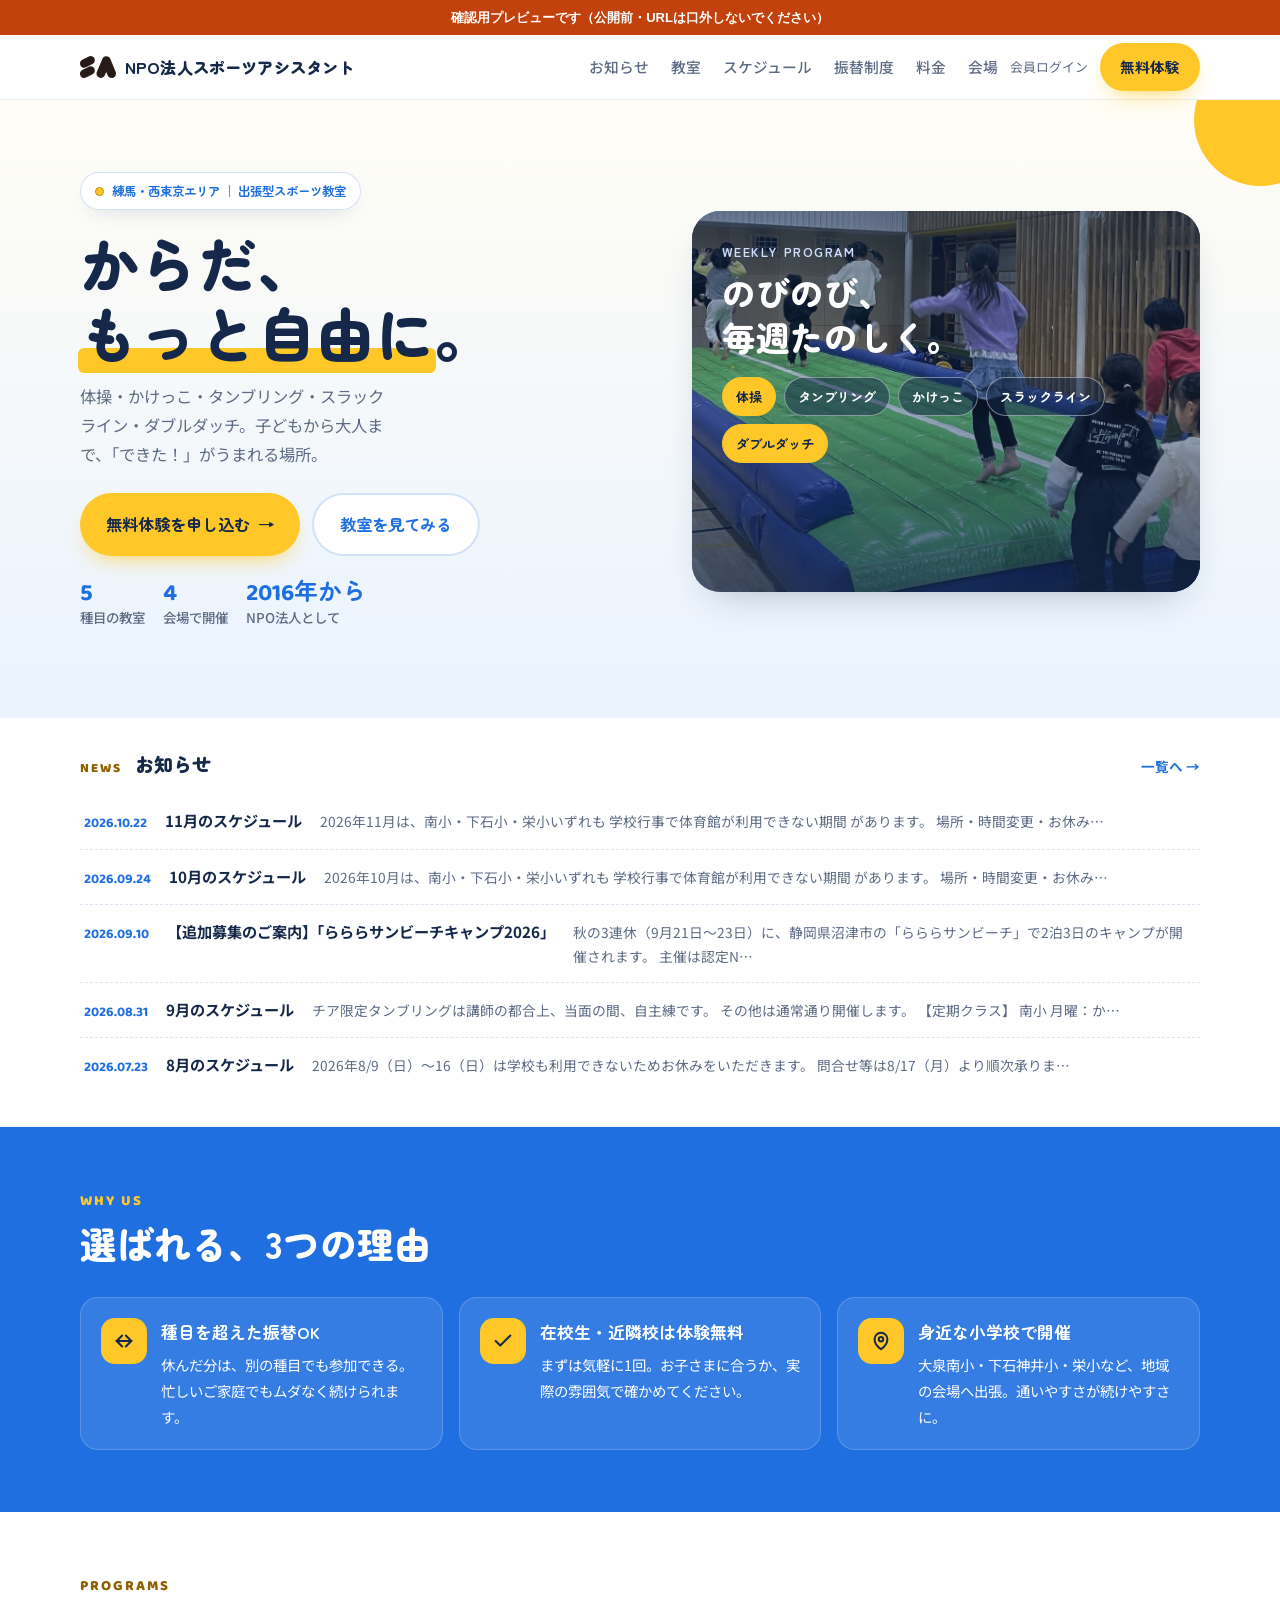
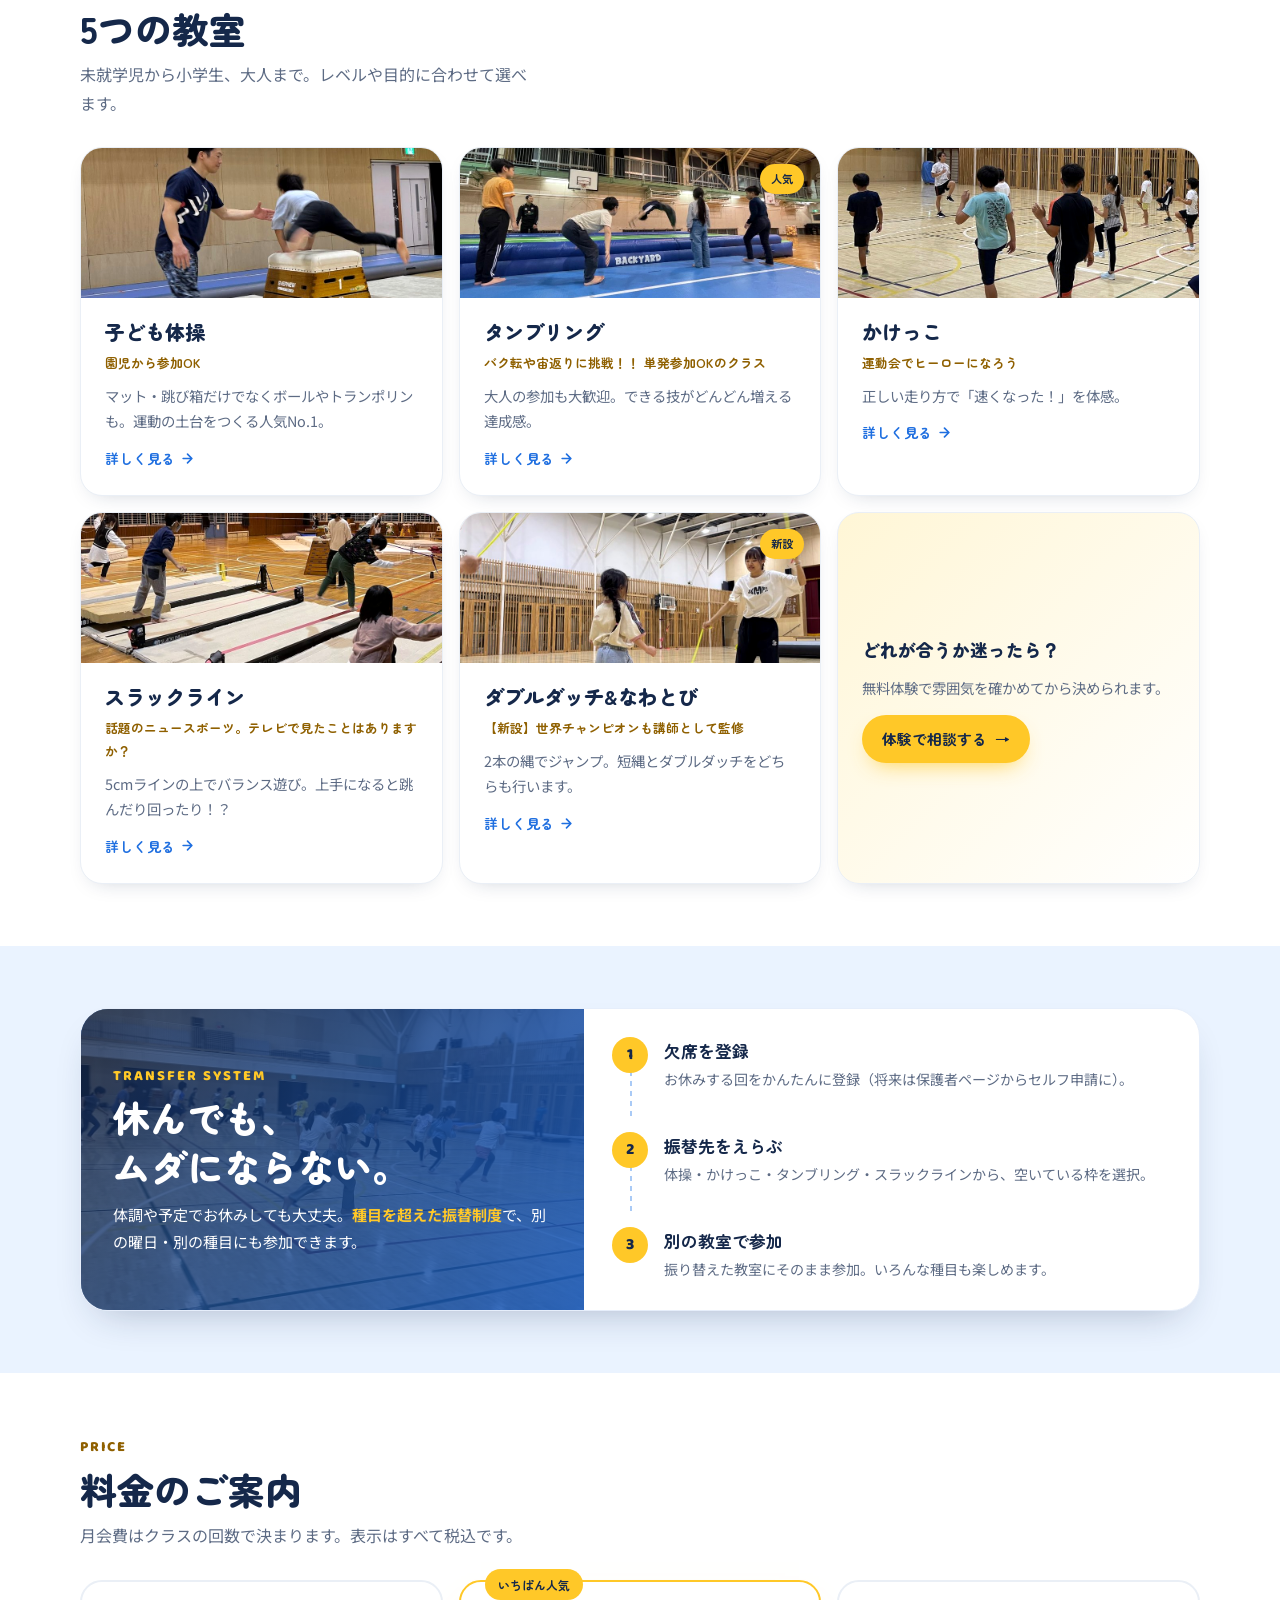
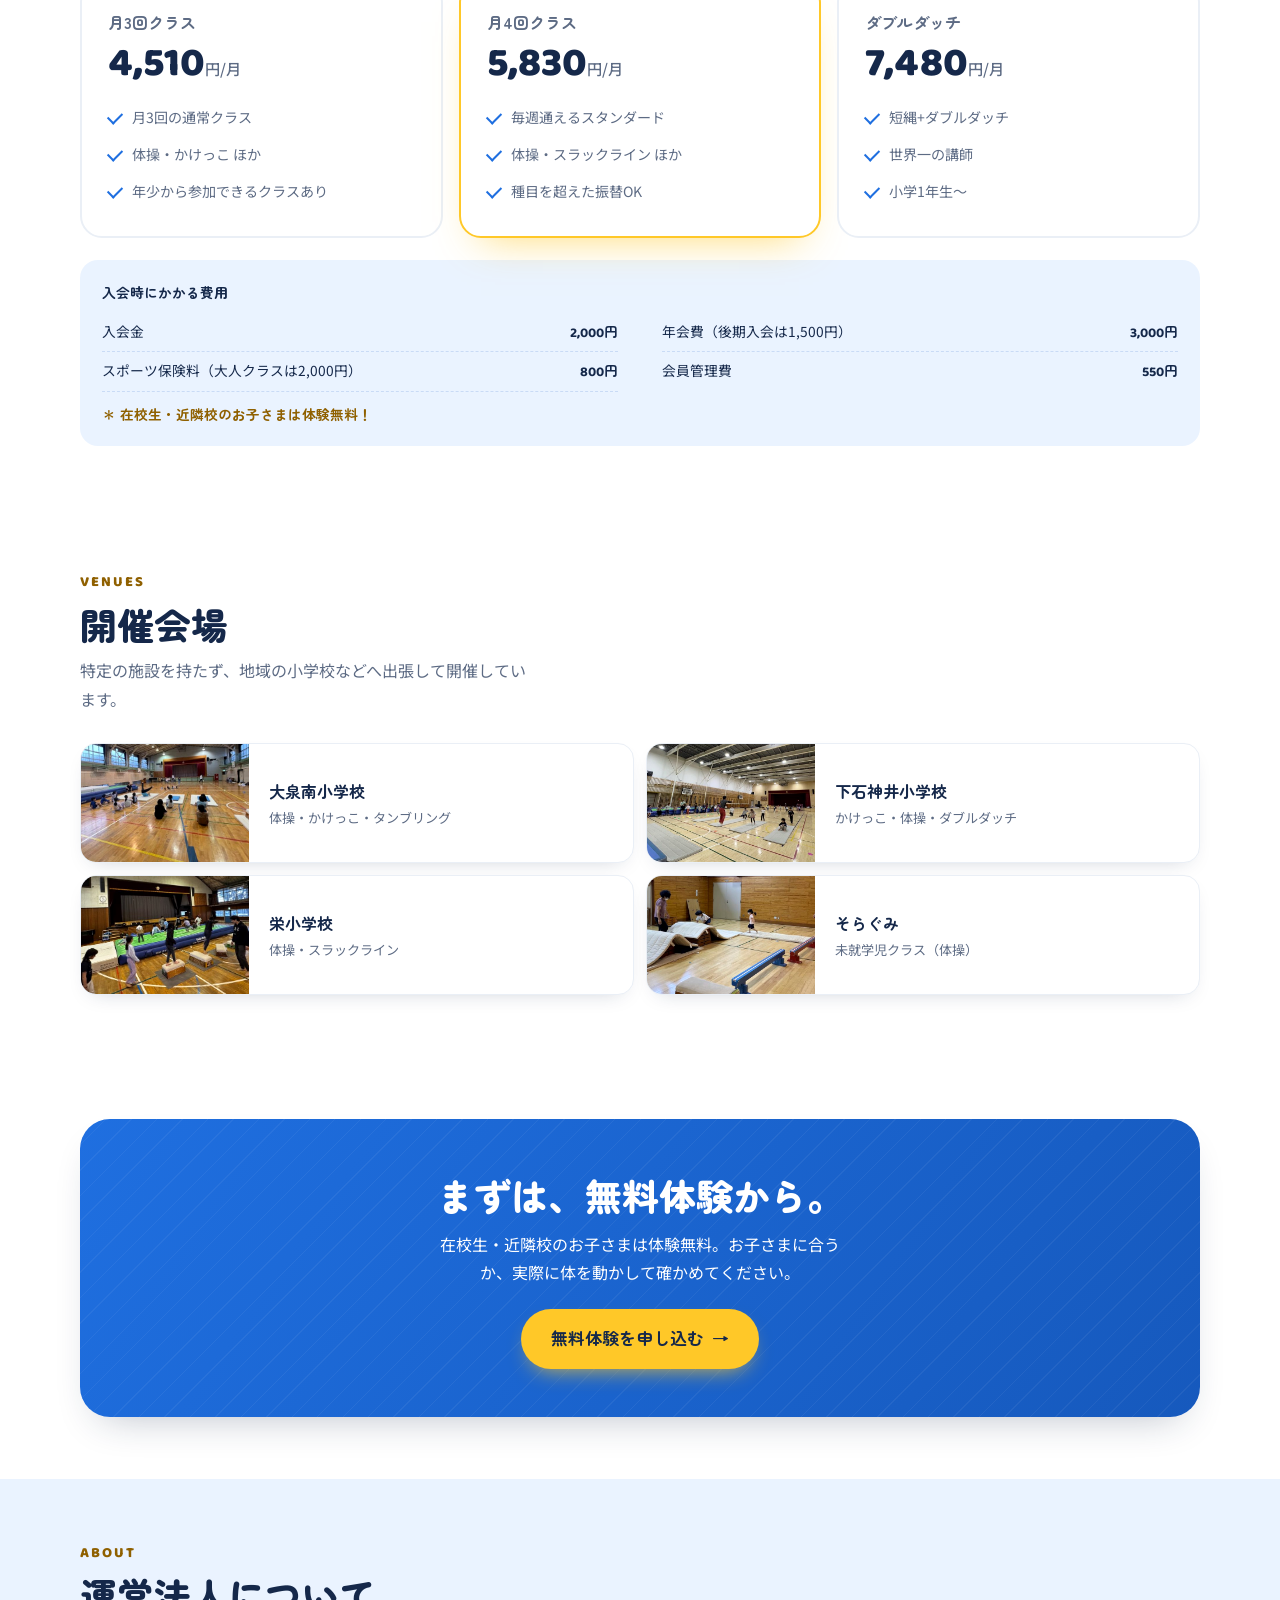
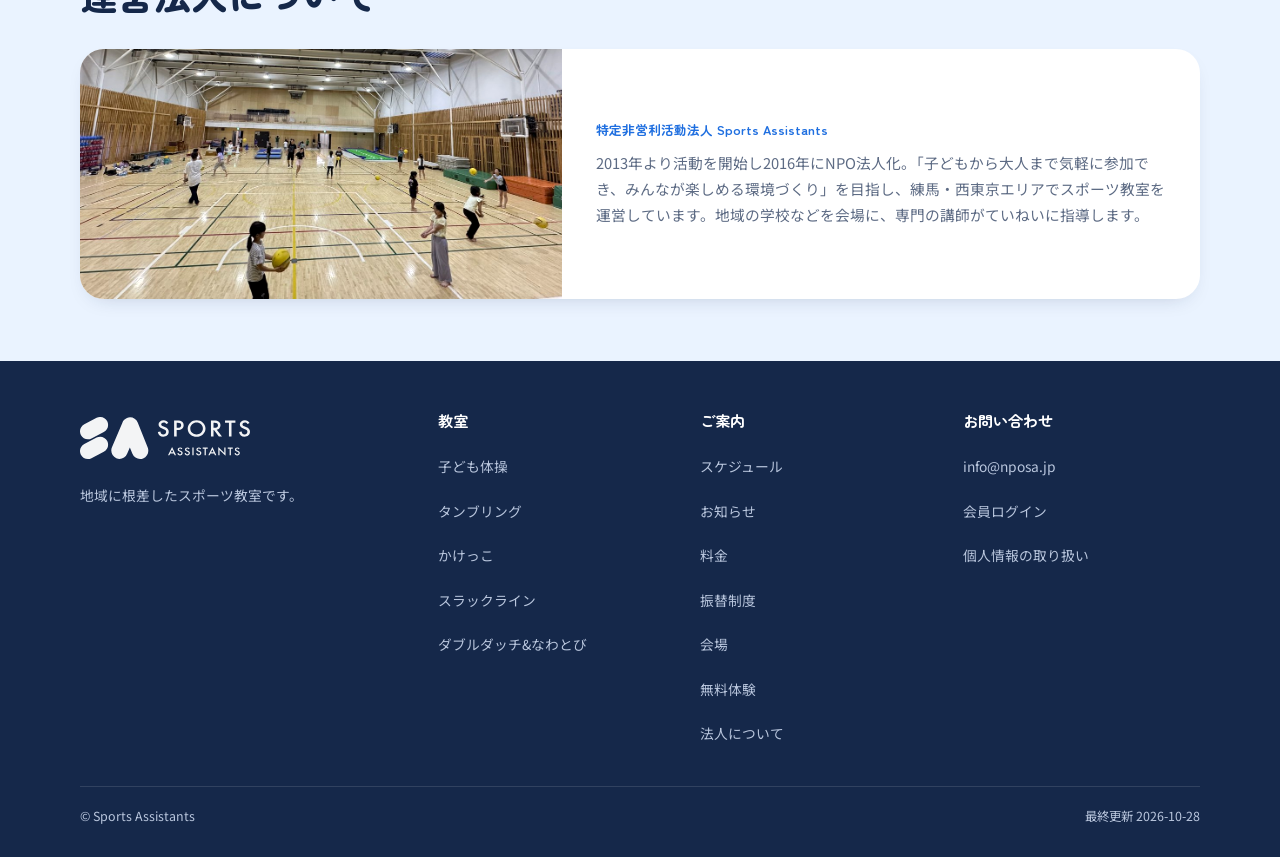
<file: index.html>
<!DOCTYPE html>
<html lang="ja">
<head>
<meta name="robots" content="noindex, nofollow">
<meta charset="UTF-8">
<meta name="viewport" content="width=device-width, initial-scale=1.0">
<title>NPO法人スポーツアシスタント｜体操・かけっこ・タンブリング・スラックライン・ダブルダッチ</title>
<meta name="description" content="練馬・西東京エリアの出張型スポーツ教室。体操・かけっこ・タンブリング・スラックライン・ダブルダッチの5種目。種目を超えた振替OK、在校生・近隣校は体験無料。NPO法人 Sports Assistants が運営。">
<meta property="og:title" content="NPO法人スポーツアシスタント">
<meta property="og:description" content="練馬・西東京エリアの出張型スポーツ教室。5種目・種目を超えた振替OK・体験無料。">
<meta property="og:type" content="website">
<meta property="og:image" content="https://nposa.jp/assets/img/ogp.jpg">
<meta property="og:url" content="https://nposa.jp/">
<meta name="twitter:card" content="summary_large_image">
<link rel="icon" type="image/png" href="assets/logo-square.png">
<link rel="preconnect" href="https://fonts.googleapis.com">
<link rel="preconnect" href="https://fonts.gstatic.com" crossorigin>
<link href="https://fonts.googleapis.com/css2?family=Zen+Maru+Gothic:wght@500;700;900&family=Noto+Sans+JP:wght@400;500;700&family=Baloo+2:wght@600;700;800&display=swap" rel="stylesheet">
<style>
  :root{
    --blue:#1f6fe0; --blue-deep:#1659bd; --blue-ink:#15284a; --blue-soft:#a9caf6;
    --yellow:#ffc828; --yellow-soft:#ffe18c; --yellow-deep:#c98a00;
    --amber-ink:#8f6000;   /* 文字用。白/薄青の上で4.5:1以上を確保 */
    --sky:#eaf3ff; --sky2:#dcebff; --cream:#fffdf5;
    --paper:#ffffff; --ink:#243043; --mut:#5d6b84;
    --ring:rgba(31,111,224,.2);
    --shadow:0 18px 40px -20px rgba(21,40,74,.32);
    --shadow-sm:0 8px 22px -13px rgba(21,40,74,.28);
    --r:22px;
    --disp:"Zen Maru Gothic",system-ui,sans-serif;
    --body:"Noto Sans JP",system-ui,sans-serif;
    --num:"Baloo 2",var(--disp);
  }
  *{box-sizing:border-box;margin:0;padding:0}
  html{scroll-behavior:smooth}
  body{font-family:var(--body);color:var(--ink);background:var(--paper);line-height:1.78;-webkit-font-smoothing:antialiased;overflow-x:hidden}
  .wrap{width:min(1120px,92vw);margin-inline:auto}
  a{color:inherit;text-decoration:none}
  :where(a,button):focus-visible{outline:3px solid var(--blue);outline-offset:3px;border-radius:8px}
  footer a:focus-visible{outline-color:var(--yellow)}

  header{position:sticky;top:0;z-index:50;background:rgba(255,255,255,.86);backdrop-filter:saturate(1.3) blur(12px);border-bottom:1px solid #e9eef6}
  .nav{display:flex;align-items:center;gap:12px;height:64px}
  .logo{display:flex;align-items:center;min-height:44px;gap:9px;font-family:var(--disp);font-weight:900;color:var(--blue-ink)}
  .logo .mark-img{width:36px;height:auto;display:block;flex:0 0 auto}
  .logo .site-name{white-space:nowrap;font-size:clamp(.8rem,3.2vw,1.02rem);letter-spacing:.01em}
  .nav .spacer{flex:1}
  .nav nav{display:none;gap:22px;font-size:.92rem;font-weight:500;color:var(--mut)}
  .nav nav a:hover{color:var(--blue)}
  /* スマホ用メニュー（ページが長いので、下まで行かなくても各セクションへ戻れるようにする） */
  .menu-btn{display:grid;place-items:center;width:44px;height:44px;border:0;background:transparent;color:var(--blue-ink);cursor:pointer;flex:0 0 auto}
  .menu-btn span{display:block;width:20px;height:2px;background:currentColor;border-radius:2px;position:relative;transition:.2s}
  .menu-btn span::before,.menu-btn span::after{content:"";position:absolute;left:0;width:20px;height:2px;background:currentColor;border-radius:2px;transition:.2s}
  .menu-btn span::before{top:-6px}.menu-btn span::after{top:6px}
  .menu-btn[aria-expanded="true"] span{background:transparent}
  .menu-btn[aria-expanded="true"] span::before{top:0;transform:rotate(45deg)}
  .menu-btn[aria-expanded="true"] span::after{top:0;transform:rotate(-45deg)}
  #menu{display:none;border-top:1px solid #e9eef6;background:rgba(255,255,255,.97);backdrop-filter:blur(12px)}
  #menu.open{display:block}
  #menu .wrap{padding:8px 0 16px}
  #menu a{display:block;padding:13px 4px;font-family:var(--disp);font-weight:700;color:var(--blue-ink);border-bottom:1px dashed #e3eaf5}
  #menu a:last-child{border-bottom:0;color:var(--blue)}
  .btn{display:inline-flex;align-items:center;gap:8px;font-family:var(--disp);font-weight:700;border-radius:999px;padding:11px 20px;font-size:.92rem;transition:transform .18s;white-space:nowrap}
  .btn-cta{background:var(--yellow);color:var(--blue-ink);box-shadow:0 10px 22px -10px rgba(255,200,40,.85)}
  .btn-cta:hover{transform:translateY(-2px)}
  .btn-ghost{background:#fff;color:var(--blue);border:2px solid var(--ring)}
  .login{font-size:.8rem;color:var(--mut)}

  .hero{position:relative;padding:48px 0 60px;background:linear-gradient(180deg,var(--cream),var(--sky));overflow:hidden}
  .hero .blob{position:absolute;border-radius:50%;opacity:1;z-index:0}
  .b1{width:132px;height:132px;background:var(--yellow);top:-46px;right:-46px;animation:float 8s ease-in-out infinite}
  @keyframes float{50%{transform:translateY(-15px)}}
  .hero-grid{position:relative;z-index:2}
  .eyebrow{display:inline-flex;align-items:center;gap:8px;background:#fff;border:1px solid var(--ring);color:var(--blue);font-weight:700;font-family:var(--disp);font-size:.78rem;padding:7px 14px;border-radius:999px;box-shadow:var(--shadow-sm)}
  .dot{width:9px;height:9px;border-radius:50%;background:var(--yellow);border:1px solid var(--yellow-deep)}
  h1.lead{font-family:var(--disp);font-weight:900;line-height:1.18;margin:18px 0 14px;font-size:clamp(2.1rem,8.5vw,3.7rem);color:var(--blue-ink)}
  h1.lead em{font-style:normal;position:relative;z-index:1}
  h1.lead em::after{content:"";position:absolute;left:-2px;right:-2px;bottom:.04em;height:.42em;background:var(--yellow);border-radius:6px;z-index:-1}
  .sub{color:var(--mut);font-size:1.02rem;max-width:34ch;margin-bottom:24px}
  .hero-cta{display:flex;flex-wrap:wrap;gap:12px}
  .hero-cta .btn{padding:15px 26px;font-size:1.02rem}
  .trust{display:flex;gap:18px;flex-wrap:wrap;margin-top:26px;font-size:.84rem;color:var(--mut);font-weight:500}
  .trust b{font-family:var(--num);color:var(--blue);font-size:1.5rem;display:block;line-height:1}
  .hero-art{margin-top:36px;position:relative}
  .stage{position:relative;background:linear-gradient(140deg,var(--blue),var(--blue-deep));border-radius:28px;padding:26px 24px;box-shadow:var(--shadow);overflow:hidden;aspect-ratio:16/11}
  .stage::before{content:"";position:absolute;inset:0;background:repeating-linear-gradient(135deg,rgba(255,255,255,.06) 0 1px,transparent 1px 16px)}
  .stage.photo{background:var(--blue-deep)}
  .stage.photo::before{background:none}
  .stage .ph{position:absolute;inset:0;width:100%;height:100%;object-fit:cover;opacity:.92}
  /* 中間を明るくしすぎるとチップと見出しが写真に埋もれるため、下側はしっかり沈める */
  .stage.photo .shade{position:absolute;inset:0;background:linear-gradient(180deg,rgba(21,40,74,.55),rgba(21,40,74,.28) 42%,rgba(21,40,74,.74));z-index:0}
  .stage .sun{position:absolute;top:-28px;right:-28px;width:120px;height:120px;border-radius:50%;background:var(--yellow);z-index:1}
  .stage.photo .sun{display:none}  /* 写真が入ったら装飾の丸は出さない（黄丸の重複防止） */
  .stage .kicker{position:relative;color:#cfe0ff;font-family:var(--disp);font-weight:700;font-size:.8rem;letter-spacing:.12em;z-index:2}
  .stage .big{position:relative;color:#fff;font-family:var(--disp);font-weight:900;font-size:clamp(1.4rem,6vw,2.1rem);margin-top:8px;line-height:1.3;z-index:2}
  .chips{position:relative;display:flex;flex-wrap:wrap;gap:8px;margin-top:18px;z-index:2}
  .chip{background:rgba(21,40,74,.5);color:#fff;border:1px solid rgba(255,255,255,.42);border-radius:999px;padding:7px 13px;font-size:.82rem;font-weight:700;font-family:var(--disp)}
  .chip.on{background:var(--yellow);border-color:var(--yellow);color:var(--blue-ink)}

  section{padding:62px 0}
  section[id]{scroll-margin-top:78px}   /* 固定ヘッダーの下に見出しが潜らないように */
  .sec-head{margin-bottom:30px}
  .sec-tag{font-family:var(--num);font-weight:800;color:var(--amber-ink);font-size:.9rem;letter-spacing:.14em}
  h2{font-family:var(--disp);font-weight:900;color:var(--blue-ink);font-size:clamp(1.6rem,5.5vw,2.3rem);line-height:1.32;margin-top:4px}
  .sec-sub{color:var(--mut);margin-top:8px;max-width:50ch}

  .news{padding:34px 0;background:#fff;border-bottom:1px solid #eef2f8}
  .news-head{display:flex;align-items:baseline;gap:14px;margin-bottom:14px}
  .news-head .sec-tag{font-size:.82rem}
  .news-head h2{font-size:1.2rem;margin:0}
  .news-list{display:grid;gap:0}
  .news-item{display:grid;grid-template-columns:auto 1fr;gap:4px 18px;padding:13px 4px;border-top:1px dashed #dbe5f3;align-items:baseline}
  .news-item:first-child{border-top:0}
  .news-item time{font-family:var(--num);font-weight:700;color:var(--blue);font-size:.85rem;white-space:nowrap}
  .news-item .nt{font-weight:700;color:var(--blue-ink);font-size:.95rem}
  .news-item .nb{grid-column:2;color:var(--mut);font-size:.86rem}
  .news-item .nimg{grid-column:2;display:block;max-width:280px;width:100%;border-radius:12px;margin-top:8px;box-shadow:var(--shadow-sm)}
  .news-item .npdf{grid-column:2;justify-self:start;display:inline-flex;align-items:center;gap:7px;background:var(--sky);color:var(--blue);border-radius:999px;padding:5px 14px;font-size:.78rem;font-weight:700;font-family:var(--disp);margin-top:8px}
  .news-empty{display:flex;align-items:center;gap:11px;color:var(--mut);font-size:.88rem;
    background:var(--cream);border:1px dashed #dbe5f3;border-radius:14px;padding:14px 16px}
  .news-empty svg{flex:0 0 auto;color:var(--blue-soft)}
  a.news-item{color:inherit}
  a.news-item:hover .nt{color:var(--blue);text-decoration:underline}
  .news-head .news-all{margin-left:auto;font-size:.85rem;font-weight:700;color:var(--blue)}

  /* 掲載写真のトーンをそろえる（実ファイルは加工しない。CSSのみ） */
  .card .photo-top img,.venue .vph,.about-card .abph{filter:saturate(1.04) contrast(1.03) brightness(1.03)}

  .strengths{background:var(--blue);color:#fff}
  .str-grid{display:grid;gap:16px}
  .str{display:flex;gap:14px;align-items:flex-start;background:rgba(255,255,255,.1);border:1px solid rgba(255,255,255,.18);border-radius:18px;padding:20px}
  .str .ic{flex:0 0 46px;height:46px;border-radius:14px;background:var(--yellow);color:var(--blue-ink);display:grid;place-items:center}
  .str h3{font-family:var(--disp);font-size:1.05rem;margin-bottom:4px}
  .str p{font-size:.9rem;color:#fff}

  .prog-grid{display:grid;gap:16px}
  .card{background:#fff;border:1px solid #eaeff6;border-radius:var(--r);padding:24px;box-shadow:var(--shadow-sm);transition:transform .2s,box-shadow .2s;position:relative;overflow:hidden}
  .card:hover{transform:translateY(-5px);box-shadow:var(--shadow)}
  .card .tag{position:absolute;top:16px;right:16px;background:var(--yellow);color:var(--blue-ink);font-family:var(--disp);font-weight:700;font-size:.7rem;padding:5px 11px;border-radius:999px;z-index:2}
  .card .photo-top{margin:-24px -24px 16px;display:block}
  .card .photo-top img{width:100%;height:150px;object-fit:cover;display:block}
  .card.photo .ic{display:none}
  .card .ic{width:54px;height:54px;border-radius:16px;display:grid;place-items:center;background:var(--sky);color:var(--blue);margin-bottom:14px}
  .card h3{font-family:var(--disp);font-weight:900;color:var(--blue-ink);font-size:1.25rem}
  .card .meta{font-size:.8rem;color:var(--amber-ink);font-weight:700;font-family:var(--disp);margin:2px 0 8px}
  .card p{font-size:.9rem;color:var(--mut)}
  a.card{display:block}   /* 教室カードは詳細ページへのリンク（aは既定でインライン） */
  .card .more{display:inline-flex;align-items:center;gap:5px;margin-top:12px;font-family:var(--disp);
    font-weight:700;font-size:.85rem;color:var(--blue)}
  .card:hover .more{gap:9px}
  .card .more svg{transition:transform .18s}
  a.card:hover .more svg{transform:translateX(2px)}

  .feature{background:var(--sky)}
  .feature-box{background:#fff;border-radius:28px;box-shadow:var(--shadow);overflow:hidden;border:1px solid #e6eefb}
  .feature-top{background:linear-gradient(125deg,var(--blue),var(--blue-deep));color:#fff;padding:32px;position:relative;isolation:isolate}
  .feature-top h2{color:#fff}
  .feature-top .sec-tag{color:var(--yellow)}
  /* 振替セクションの背景写真（build.py が IMG-TOP-02 を差し込んだとき）。
     白文字の可読性を守るため、写真は暗く沈めたうえで青のベールを重ねる */
  .feature-top .ftph{position:absolute;inset:0;width:100%;height:100%;object-fit:cover;object-position:center 40%;z-index:-2}
  .feature-top.photo::after{content:"";position:absolute;inset:0;z-index:-1;
    background:linear-gradient(125deg,rgba(21,40,74,.72),rgba(22,89,189,.86))}
  .flow{display:grid;gap:0;padding:8px 0}
  .step{display:flex;gap:16px;align-items:flex-start;padding:20px 28px;position:relative}
  .step:not(:last-child)::after{content:"";position:absolute;left:46px;top:54px;bottom:-4px;width:2px;background:repeating-linear-gradient(var(--blue-soft) 0 5px,transparent 5px 10px)}
  .step .n{flex:0 0 36px;height:36px;border-radius:50%;background:var(--yellow);color:var(--blue-ink);font-family:var(--num);font-weight:800;display:grid;place-items:center;z-index:1}
  .step h4{font-family:var(--disp);color:var(--blue-ink);font-size:1.05rem}
  .step p{font-size:.88rem;color:var(--mut)}

  .price-grid{display:grid;gap:16px}
  .plan{border:2px solid #eaeff6;border-radius:var(--r);padding:26px;background:#fff;position:relative}
  .plan.feat{border-color:var(--yellow);box-shadow:0 20px 40px -22px rgba(255,200,40,.7)}
  .plan.feat .ribbon{position:absolute;top:-13px;left:24px;background:var(--yellow);color:var(--blue-ink);font-family:var(--disp);font-weight:700;font-size:.74rem;padding:5px 13px;border-radius:999px}
  .plan h3{font-family:var(--disp);font-weight:700;color:var(--mut);font-size:1rem}
  .plan .yen{font-family:var(--num);font-weight:800;color:var(--blue-ink);font-size:2.55rem;line-height:1;margin:8px 0}
  .plan .yen small{font-size:.95rem;color:var(--mut);font-family:var(--body);font-weight:500}
  .plan ul{list-style:none;margin-top:14px;font-size:.88rem;color:var(--mut)}
  .plan li{padding:6px 0 6px 24px;position:relative}
  .plan li::before{content:"";position:absolute;left:0;top:13px;width:12px;height:7px;border-left:2.5px solid var(--blue);border-bottom:2.5px solid var(--blue);transform:rotate(-45deg)}
  .fees{margin-top:22px;background:var(--sky);border-radius:18px;padding:20px 22px;font-size:.86rem;color:var(--blue-ink)}
  .fees .row{display:grid;grid-template-columns:1fr auto;gap:6px 18px;align-items:baseline;padding:6px 0;border-bottom:1px dashed #c9dbf6}
  .fees .row span:last-child{font-family:var(--num);font-weight:700;white-space:nowrap}
  .fees .row:last-child{border:0}
  .fees .free{color:var(--amber-ink);font-weight:700;margin-top:10px;font-family:var(--disp)}

  .venue-grid{display:grid;gap:12px}
  .venue{display:flex;align-items:center;gap:14px;background:#fff;border:1px solid #eaeff6;border-radius:16px;padding:16px 18px;box-shadow:var(--shadow-sm)}
  .venue .pin{flex:0 0 40px;height:40px;border-radius:12px;background:var(--sky);color:var(--blue);display:grid;place-items:center}
  .venue .v-txt b{font-family:var(--disp);color:var(--blue-ink);display:block}
  .venue .v-txt span{font-size:.82rem;color:var(--mut);display:block}
  /* 写真つきの会場カード（build.py が IMG-VNU-* を差し込んだとき） */
  .venue.photo{padding:0;gap:0;overflow:hidden;align-items:stretch}
  .venue.photo .pin{display:none}
  .venue.photo .vph{flex:0 0 116px;width:116px;align-self:stretch;min-height:96px;object-fit:cover;object-position:center;display:block}
  .venue.photo .v-txt{padding:14px 16px;align-self:center}

  .band{background:linear-gradient(125deg,var(--blue),var(--blue-deep));color:#fff;text-align:center;border-radius:30px;padding:48px 26px;box-shadow:var(--shadow);position:relative;overflow:hidden}
  .band::before{content:"";position:absolute;inset:0;background:repeating-linear-gradient(135deg,rgba(255,255,255,.05) 0 1px,transparent 1px 18px)}
  .band h2{color:#fff;position:relative}
  .band p{position:relative;margin:10px auto 22px;max-width:46ch;color:#fff;text-wrap:pretty}
  .band .btn-cta{position:relative;font-size:1.05rem;padding:15px 30px}

  .about{background:var(--sky)}
  .about-card{background:#fff;border-radius:24px;padding:30px;box-shadow:var(--shadow-sm);display:grid;gap:8px}
  .about-card .badge{font-family:var(--disp);font-weight:700;color:var(--blue);font-size:.8rem}
  .about-card p{color:var(--mut);font-size:.92rem}
  /* 写真つきの運営法人カード（build.py が IMG-ABT-01 を差し込んだとき） */
  .about-card.photo{padding:0;gap:0;overflow:hidden}
  .about-card.photo .abph{width:100%;height:210px;object-fit:cover;object-position:center 38%;display:block}
  .about-card.photo .about-body{padding:26px 28px 30px;display:grid;gap:8px}

  footer{background:var(--blue-ink);color:#b9c6dd;padding:46px 0 30px;font-size:.86rem}
  .foot-grid{display:grid;gap:26px}
  .foot-logo{display:block}
  .foot-logo img{width:170px;height:auto;display:block;opacity:.95}
  footer h5{color:#fff;font-family:var(--disp);font-size:.95rem;margin-bottom:10px}
  footer a{display:block;padding:10px 0;color:#b9c6dd}   /* スマホで指が当たる高さ（44px相当）を確保 */
  footer a:hover{color:var(--yellow)}
  .copy{margin-top:30px;padding-top:18px;border-top:1px solid rgba(255,255,255,.12);font-size:.78rem;display:flex;flex-wrap:wrap;gap:10px;justify-content:space-between}

  .reveal{opacity:0;transform:translateY(22px);transition:.7s cubic-bezier(.2,.7,.2,1)}
  @media(prefers-reduced-motion:reduce){.reveal{opacity:1;transform:none;transition:none}}
  .reveal.in{opacity:1;transform:none}

  @media(min-width:820px){
    .nav nav{display:flex}
    .menu-btn{display:none}
    #menu,#menu.open{display:none}
    .hero{padding:72px 0 88px}
    .hero-grid{display:grid;grid-template-columns:1.05fr .95fr;gap:50px;align-items:center}
    .hero-art{margin-top:0}.stage{aspect-ratio:4/3;padding:30px}
    .str-grid{grid-template-columns:repeat(3,1fr)}
    .prog-grid{grid-template-columns:repeat(3,1fr)}
    .feature-box{display:grid;grid-template-columns:.9fr 1.1fr;align-items:stretch}
    .feature-top{display:flex;flex-direction:column;justify-content:center}
    .price-grid{grid-template-columns:repeat(3,1fr);align-items:start}
    /* 費用の行は横に長く伸ばすと項目と金額が離れて読めないので、PCでは2列に折る */
    [data-fees]{display:grid;grid-template-columns:1fr 1fr;gap:0 44px}
    .venue-grid{grid-template-columns:repeat(2,1fr)}
    .venue.photo .vph{flex:0 0 168px;width:168px;min-height:118px}
    .venue.photo .v-txt{padding:16px 20px}
    /* 運営法人カードは写真と本文を左右に分ける（横長バナーだと間延びするため） */
    .about-card.photo{grid-template-columns:.86fr 1.14fr;align-items:stretch}
    .about-card.photo .abph{height:100%;min-height:250px;grid-row:1}
    .about-card.photo .about-body{align-content:center;padding:30px 34px}
    .foot-grid{grid-template-columns:1.4fr 1fr 1fr 1fr}
    .news-item{grid-template-columns:auto auto 1fr}
    .news-item .nb{grid-column:3}
    .news-item .nimg{grid-column:3}
    .news-item .npdf{grid-column:3}
  }
  .hide-sp{display:none}
  @media(min-width:560px){.hide-sp{display:inline-flex}}
  /* 小さい端末ではヘッダーの要素が入りきらず横スクロールが出るため詰める */
  @media(max-width:359px){.logo .site-name{display:none}}   /* 320px端末では社名テキストを畳む */
  @media(max-width:420px){
    .nav{gap:6px}
    .logo .mark-img{width:30px}
    .logo .site-name{font-size:.82rem}
    header .btn-cta{padding:10px 14px;font-size:.86rem}
    .menu-btn{width:40px}
  }
</style>
<noscript><style>.reveal{opacity:1;transform:none}</style></noscript>
</head>
<body>
<div style="position:sticky;top:0;z-index:99;background:#c2410c;color:#fff;text-align:center;font-size:13px;font-weight:700;padding:6px 10px;font-family:sans-serif">確認用プレビューです（公開前・URLは口外しないでください）</div>

<header>
  <div class="wrap nav">
    <a class="logo" href="#" aria-label="NPO法人スポーツアシスタント トップ"><img class="mark-img" src="assets/mark.svg" alt=""><span class="site-name">NPO法人スポーツアシスタント</span></a>
    <span class="spacer"></span>
    <nav><a href="#news">お知らせ</a><a href="#programs">教室</a><a href="schedule.html">スケジュール</a><a href="#transfer">振替制度</a><a href="#price">料金</a><a href="#venues">会場</a></nav>
    <a class="login hide-sp" href="member.html">会員ログイン</a>
    <a class="btn btn-cta" href="apply.html">無料体験</a>
    <button class="menu-btn" id="menuBtn" type="button" aria-expanded="false" aria-controls="menu" aria-label="メニューを開く"><span></span></button>
  </div>
  <div id="menu">
    <div class="wrap">
      <a href="#news">お知らせ</a>
      <a href="#programs">教室</a>
      <div class="sub" data-menu-programs><a href="classes/taiso.html">子ども体操</a><a href="classes/tumbling.html">タンブリング</a><a href="classes/kakekko.html">かけっこ</a><a href="classes/slackline.html">スラックライン</a><a href="classes/doubledutch.html">ダブルダッチ&amp;なわとび</a></div>
      <a href="schedule.html">スケジュール</a>
      <a href="#transfer">振替制度</a><a href="#price">料金</a><a href="#venues">会場</a><a href="#about">法人について</a>
      <a href="member.html">会員ログイン（在籍の方）</a>
    </div>
  </div>
</header>

<section class="hero">
  <span class="blob b1"></span>
  <div class="wrap hero-grid">
    <div>
      <span class="eyebrow"><span class="dot"></span><span data-copy-id="TOP-HERO-01">練馬・西東京エリア ｜ 出張型スポーツ教室</span></span>
      <h1 class="lead" data-copy-id="TOP-HERO-02">からだ、<br><em>もっと自由に</em>。</h1>
      <p class="sub" data-copy-id="TOP-HERO-03">体操・かけっこ・タンブリング・スラックライン・ダブルダッチ。子どもから大人まで、「できた！」がうまれる場所。</p>
      <div class="hero-cta">
        <a class="btn btn-cta" href="apply.html"><span data-copy-id="TOP-HERO-04">無料体験を申し込む</span> →</a>
        <a class="btn btn-ghost" href="#programs" data-copy-id="TOP-HERO-05">教室を見てみる</a>
      </div>
      <div class="trust">
        <div><b data-copy-id="TOP-HERO-06">5</b><span data-copy-id="TOP-HERO-07">種目の教室</span></div>
        <div><b data-copy-id="TOP-HERO-08">4</b><span data-copy-id="TOP-HERO-09">会場で開催</span></div>
        <div><b data-copy-id="TOP-HERO-10">2016年から</b><span data-copy-id="TOP-HERO-11">NPO法人として</span></div>
      </div>
    </div>
    <div class="hero-art">
      <div class="stage photo" data-photo-slot="IMG-TOP-01"><img class="ph" src="assets/img/top-hero-01.jpg" alt=""><div class="shade"></div>
        <div class="sun"></div>
        <div class="kicker">WEEKLY PROGRAM</div>
        <div class="big" data-copy-id="TOP-HERO-12">のびのび、<br>毎週たのしく。</div>
        <div class="chips" data-chips><span class="chip on">体操</span><span class="chip">タンブリング</span><span class="chip">かけっこ</span><span class="chip">スラックライン</span><span class="chip on">ダブルダッチ</span></div>
      </div>
    </div>
  </div>
</section>

<section class="news" id="news">
  <div class="wrap">
    <div class="news-head"><div class="sec-tag">NEWS</div><h2>お知らせ</h2><a class="news-all" href="news.html" data-news-all hidden>一覧へ →</a></div>
    <div class="news-list" data-news data-news-api="https://script.google.com/macros/s/AKfycbwXNzMnZ3wg1-cfgZj29ro5RL8OrJ7XDziJsBE59C0ICmBDVJs3SdOx9bzIsk5WRl8h/exec"><a class="news-item" href="news.html?id=B210"><time>2026.10.22</time><span class="nt">11月のスケジュール</span><span class="nb">2026年11月は、南小・下石小・栄小いずれも 学校行事で体育館が利用できない期間 があります。 場所・時間変更・お休み…</span></a><a class="news-item" href="news.html?id=B209"><time>2026.09.24</time><span class="nt">10月のスケジュール</span><span class="nb">2026年10月は、南小・下石小・栄小いずれも 学校行事で体育館が利用できない期間 があります。 場所・時間変更・お休み…</span></a><a class="news-item" href="news.html?id=B208"><time>2026.09.10</time><span class="nt">【追加募集のご案内】「らららサンビーチキャンプ2026」</span><span class="nb">秋の3連休（9月21日〜23日）に、静岡県沼津市の「らららサンビーチ」で2泊3日のキャンプが開催されます。 主催は認定N…</span></a><a class="news-item" href="news.html?id=B207"><time>2026.08.31</time><span class="nt">9月のスケジュール</span><span class="nb">チア限定タンブリングは講師の都合上、当面の間、自主練です。 その他は通常通り開催します。 【定期クラス】 南小 月曜：か…</span></a><a class="news-item" href="news.html?id=B205"><time>2026.07.23</time><span class="nt">8月のスケジュール</span><span class="nb">2026年8/9（日）～16（日）は学校も利用できないためお休みをいただきます。 問合せ等は8/17（月）より順次承りま…</span></a></div>
  </div>
</section>

<section class="strengths">
  <div class="wrap">
    <div class="sec-head reveal"><div class="sec-tag" style="color:var(--yellow)">WHY US</div><h2 style="color:#fff" data-copy-id="TOP-WHY-01">選ばれる、3つの理由</h2></div>
    <div class="str-grid">
      <div class="str reveal"><div class="ic"><svg width="22" height="22" viewBox="0 0 24 24" fill="none" stroke="currentColor" stroke-width="2.2" stroke-linecap="round"><path d="M4 12h16M14 6l6 6-6 6"/><path d="M20 12H4M10 18l-6-6 6-6"/></svg></div><div><h3 data-copy-id="TOP-WHY-02">種目を超えた振替OK</h3><p data-copy-id="TOP-WHY-03">休んだ分は、別の種目でも参加できる。忙しいご家庭でもムダなく続けられます。</p></div></div>
      <div class="str reveal"><div class="ic"><svg width="22" height="22" viewBox="0 0 24 24" fill="none" stroke="currentColor" stroke-width="2.2" stroke-linecap="round" stroke-linejoin="round"><path d="M20 6 9 17l-5-5"/></svg></div><div><h3 data-copy-id="TOP-WHY-04">在校生・近隣校は体験無料</h3><p data-copy-id="TOP-WHY-05">まずは気軽に1回。お子さまに合うか、実際の雰囲気で確かめてください。</p></div></div>
      <div class="str reveal"><div class="ic"><svg width="22" height="22" viewBox="0 0 24 24" fill="none" stroke="currentColor" stroke-width="2.2" stroke-linecap="round" stroke-linejoin="round"><path d="M12 21s-7-5.2-7-11a7 7 0 0 1 14 0c0 5.8-7 11-7 11Z"/><circle cx="12" cy="10" r="2.4"/></svg></div><div><h3 data-copy-id="TOP-WHY-06">身近な小学校で開催</h3><p data-copy-id="TOP-WHY-07">大泉南小・下石神井小・栄小など、地域の会場へ出張。通いやすさが続けやすさに。</p></div></div>
    </div>
  </div>
</section>

<section id="programs">
  <div class="wrap">
    <div class="sec-head reveal"><div class="sec-tag">PROGRAMS</div><h2 data-copy-id="TOP-PRG-01">5つの教室</h2><p class="sec-sub" data-copy-id="TOP-PRG-02">未就学児から小学生、大人まで。レベルや目的に合わせて選べます。</p></div>
    <div class="prog-grid">
      <a class="card reveal photo" href="classes/taiso.html" data-photo-slot="IMG-PRG-01"><span class="photo-top"><img src="assets/img/class-taiso-01.jpg" style="object-position:center 32%" alt="子ども体操の教室風景" loading="lazy"></span><div class="ic"><svg width="26" height="26" viewBox="0 0 24 24" fill="none" stroke="currentColor" stroke-width="2" stroke-linecap="round" stroke-linejoin="round"><circle cx="12" cy="5" r="2.4"/><path d="M5 21l4-7 3 2 3-2 4 7M12 7v6"/></svg></div><h3 data-copy-id="TOP-PRG-03">子ども体操</h3><div class="meta" data-copy-id="TOP-PRG-04">園児から参加OK</div><p data-copy-id="TOP-PRG-05">マット・跳び箱だけでなくボールやトランポリンも。運動の土台をつくる人気No.1。</p><span class="more">詳しく見る<svg width="15" height="15" viewBox="0 0 24 24" fill="none" stroke="currentColor" stroke-width="2.6" stroke-linecap="round" stroke-linejoin="round"><path d="M5 12h13M12 5l7 7-7 7"/></svg></span></a>
      <a class="card reveal photo" href="classes/tumbling.html" data-photo-slot="IMG-PRG-02"><span class="photo-top"><img src="assets/img/class-tumbling-01.jpg" alt="タンブリングの教室風景" loading="lazy"></span><span class="tag">人気</span><div class="ic"><svg width="26" height="26" viewBox="0 0 24 24" fill="none" stroke="currentColor" stroke-width="2" stroke-linecap="round" stroke-linejoin="round"><path d="M4 16c4-6 12-6 16 0M7 12c2-3 8-3 10 0"/><circle cx="12" cy="6" r="2"/></svg></div><h3 data-copy-id="TOP-PRG-06">タンブリング</h3><div class="meta" data-copy-id="TOP-PRG-07">バク転や宙返りに挑戦！！ 単発参加OKのクラス</div><p data-copy-id="TOP-PRG-08">大人の参加も大歓迎。できる技がどんどん増える達成感。</p><span class="more">詳しく見る<svg width="15" height="15" viewBox="0 0 24 24" fill="none" stroke="currentColor" stroke-width="2.6" stroke-linecap="round" stroke-linejoin="round"><path d="M5 12h13M12 5l7 7-7 7"/></svg></span></a>
      <a class="card reveal photo" href="classes/kakekko.html" data-photo-slot="IMG-PRG-03"><span class="photo-top"><img src="assets/img/class-kakekko-01.jpg" style="object-position:center 62%" alt="かけっこの教室風景" loading="lazy"></span><div class="ic"><svg width="26" height="26" viewBox="0 0 24 24" fill="none" stroke="currentColor" stroke-width="2" stroke-linecap="round" stroke-linejoin="round"><path d="M3 18h6l3-12 3 9 2-4h4"/></svg></div><h3 data-copy-id="TOP-PRG-09">かけっこ</h3><div class="meta" data-copy-id="TOP-PRG-10">運動会でヒーローになろう</div><p data-copy-id="TOP-PRG-11">正しい走り方で「速くなった！」を体感。</p><span class="more">詳しく見る<svg width="15" height="15" viewBox="0 0 24 24" fill="none" stroke="currentColor" stroke-width="2.6" stroke-linecap="round" stroke-linejoin="round"><path d="M5 12h13M12 5l7 7-7 7"/></svg></span></a>
      <a class="card reveal photo" href="classes/slackline.html" data-photo-slot="IMG-PRG-04"><span class="photo-top"><img src="assets/img/class-slackline-01.jpg" alt="スラックラインの教室風景" loading="lazy"></span><div class="ic"><svg width="26" height="26" viewBox="0 0 24 24" fill="none" stroke="currentColor" stroke-width="2" stroke-linecap="round" stroke-linejoin="round"><path d="M3 14c5 0 5-4 9-4s4 4 9 4"/><circle cx="12" cy="6" r="2"/></svg></div><h3 data-copy-id="TOP-PRG-12">スラックライン</h3><div class="meta" data-copy-id="TOP-PRG-13">話題のニュースポーツ。テレビで見たことはありますか？</div><p data-copy-id="TOP-PRG-14">5cmラインの上でバランス遊び。上手になると跳んだり回ったり！？</p><span class="more">詳しく見る<svg width="15" height="15" viewBox="0 0 24 24" fill="none" stroke="currentColor" stroke-width="2.6" stroke-linecap="round" stroke-linejoin="round"><path d="M5 12h13M12 5l7 7-7 7"/></svg></span></a>
      <a class="card reveal photo" href="classes/doubledutch.html" data-photo-slot="IMG-PRG-05"><span class="photo-top"><img src="assets/img/class-doubledutch-01.jpg" style="object-position:center 40%" alt="ダブルダッチ&amp;なわとびの教室風景" loading="lazy"></span><span class="tag">新設</span><div class="ic"><svg width="26" height="26" viewBox="0 0 24 24" fill="none" stroke="currentColor" stroke-width="2" stroke-linecap="round" stroke-linejoin="round"><path d="M5 4v16M19 4v16M5 8c4 4 10 4 14 0M5 16c4-4 10-4 14 0"/></svg></div><h3 data-copy-id="TOP-PRG-15">ダブルダッチ&amp;なわとび</h3><div class="meta" data-copy-id="TOP-PRG-16">【新設】世界チャンピオンも講師として監修</div><p data-copy-id="TOP-PRG-17">2本の縄でジャンプ。短縄とダブルダッチをどちらも行います。</p><span class="more">詳しく見る<svg width="15" height="15" viewBox="0 0 24 24" fill="none" stroke="currentColor" stroke-width="2.6" stroke-linecap="round" stroke-linejoin="round"><path d="M5 12h13M12 5l7 7-7 7"/></svg></span></a>
      <div class="card reveal" style="background:linear-gradient(135deg,#fff6d6,#fff);display:flex;flex-direction:column;justify-content:center"><h3 style="font-size:1.1rem" data-copy-id="TOP-PRG-18">どれが合うか迷ったら？</h3><p style="margin:10px 0 14px" data-copy-id="TOP-PRG-19">無料体験で雰囲気を確かめてから決められます。</p><a class="btn btn-cta" href="apply.html" style="align-self:flex-start"><span data-copy-id="TOP-PRG-20">体験で相談する</span> →</a></div>
    </div>
  </div>
</section>

<section id="transfer" class="feature">
  <div class="wrap">
    <div class="feature-box reveal">
      <div class="feature-top photo" data-photo-slot="IMG-TOP-02"><img class="ftph" src="assets/img/top-transfer-01.jpg" alt="" loading="lazy">
        <div class="sec-tag">TRANSFER SYSTEM</div>
        <h2 data-copy-id="TOP-TRF-01">休んでも、<br>ムダにならない。</h2>
        <p style="color:#fff;margin-top:12px;font-size:.94rem" data-copy-id="TOP-TRF-02">体調や予定でお休みしても大丈夫。<b style="color:var(--yellow)">種目を超えた振替制度</b>で、別の曜日・別の種目にも参加できます。</p>
      </div>
      <div class="flow">
        <div class="step"><div class="n">1</div><div><h4 data-copy-id="TOP-TRF-03">欠席を登録</h4><p data-copy-id="TOP-TRF-04">お休みする回をかんたんに登録（将来は保護者ページからセルフ申請に）。</p></div></div>
        <div class="step"><div class="n">2</div><div><h4 data-copy-id="TOP-TRF-05">振替先をえらぶ</h4><p data-copy-id="TOP-TRF-06">体操・かけっこ・タンブリング・スラックラインから、空いている枠を選択。</p></div></div>
        <div class="step"><div class="n">3</div><div><h4 data-copy-id="TOP-TRF-07">別の教室で参加</h4><p data-copy-id="TOP-TRF-08">振り替えた教室にそのまま参加。いろんな種目も楽しめます。</p></div></div>
      </div>
    </div>
  </div>
</section>

<section id="price">
  <div class="wrap">
    <div class="sec-head reveal"><div class="sec-tag">PRICE</div><h2 data-copy-id="TOP-PRC-01">料金のご案内</h2><p class="sec-sub" data-copy-id="TOP-PRC-02">月会費はクラスの回数で決まります。表示はすべて税込です。</p></div>
    <div class="price-grid">
      <div class="plan reveal"><h3 data-copy-id="TOP-PRC-03">月3回クラス</h3><div class="yen"><span data-price-id="PRC-01">4,510</span><small>円/月</small></div><ul data-copy-list="TOP-PRC-04|TOP-PRC-05"><li>月3回の通常クラス</li><li>体操・かけっこ ほか</li><li>年少から参加できるクラスあり</li></ul></div>
      <div class="plan feat reveal"><span class="ribbon" data-copy-id="TOP-PRC-07">いちばん人気</span><h3 data-copy-id="TOP-PRC-06">月4回クラス</h3><div class="yen"><span data-price-id="PRC-02">5,830</span><small>円/月</small></div><ul data-copy-list="TOP-PRC-08|TOP-PRC-09"><li>毎週通えるスタンダード</li><li>体操・スラックライン ほか</li><li>種目を超えた振替OK</li></ul></div>
      <div class="plan reveal"><h3 data-copy-id="TOP-PRC-10">ダブルダッチ</h3><div class="yen"><span data-price-id="PRC-03">7,480</span><small>円/月</small></div><ul data-copy-list="TOP-PRC-11|TOP-PRC-12"><li>短縄+ダブルダッチ</li><li>世界一の講師</li><li>小学1年生〜</li></ul></div>
    </div>
    <div class="fees reveal">
      <b style="display:block;margin-bottom:8px;font-family:var(--disp)" data-copy-id="TOP-PRC-13">入会時にかかる費用</b>
      <div data-fees><div class="row"><span>入会金</span><span>2,000円</span></div><div class="row"><span>年会費（後期入会は1,500円）</span><span>3,000円</span></div><div class="row"><span>スポーツ保険料（大人クラスは2,000円）</span><span>800円</span></div><div class="row"><span>会員管理費</span><span>550円</span></div></div>
      <div class="free" data-copy-id="TOP-PRC-14">＊ 在校生・近隣校のお子さまは体験無料！</div>
    </div>
  </div>
</section>

<section id="venues" style="background:#fff">
  <div class="wrap">
    <div class="sec-head reveal"><div class="sec-tag">VENUES</div><h2 data-copy-id="TOP-VNU-01">開催会場</h2><p class="sec-sub" data-copy-id="TOP-VNU-02">特定の施設を持たず、地域の小学校などへ出張して開催しています。</p></div>
    <div class="venue-grid">
      <div class="venue reveal photo" data-photo-slot="IMG-VNU-01"><img class="vph" src="assets/img/venue-oizumiminami-01.jpg" alt="大泉南小学校での開催風景" loading="lazy"><span class="pin"><svg width="18" height="18" viewBox="0 0 24 24" fill="none" stroke="currentColor" stroke-width="2"><path d="M12 21s-7-5.2-7-11a7 7 0 0 1 14 0c0 5.8-7 11-7 11Z"/><circle cx="12" cy="10" r="2.4"/></svg></span><div class="v-txt"><b data-copy-id="TOP-VNU-03">大泉南小学校</b><span data-copy-id="TOP-VNU-04">体操・かけっこ・タンブリング</span></div></div>
      <div class="venue reveal photo" data-photo-slot="IMG-VNU-02"><img class="vph" src="assets/img/venue-shimoishi-01.jpg" alt="下石神井小学校での開催風景" loading="lazy"><span class="pin"><svg width="18" height="18" viewBox="0 0 24 24" fill="none" stroke="currentColor" stroke-width="2"><path d="M12 21s-7-5.2-7-11a7 7 0 0 1 14 0c0 5.8-7 11-7 11Z"/><circle cx="12" cy="10" r="2.4"/></svg></span><div class="v-txt"><b data-copy-id="TOP-VNU-05">下石神井小学校</b><span data-copy-id="TOP-VNU-06">かけっこ・体操・ダブルダッチ</span></div></div>
      <div class="venue reveal photo" data-photo-slot="IMG-VNU-03"><img class="vph" src="assets/img/venue-sakae-01.jpg" alt="栄小学校での開催風景" loading="lazy"><span class="pin"><svg width="18" height="18" viewBox="0 0 24 24" fill="none" stroke="currentColor" stroke-width="2"><path d="M12 21s-7-5.2-7-11a7 7 0 0 1 14 0c0 5.8-7 11-7 11Z"/><circle cx="12" cy="10" r="2.4"/></svg></span><div class="v-txt"><b data-copy-id="TOP-VNU-07">栄小学校</b><span data-copy-id="TOP-VNU-08">体操・スラックライン</span></div></div>
      <div class="venue reveal photo" data-photo-slot="IMG-VNU-04"><img class="vph" src="assets/img/venue-soragumi-01.jpg" alt="そらぐみでの開催風景" loading="lazy"><span class="pin"><svg width="18" height="18" viewBox="0 0 24 24" fill="none" stroke="currentColor" stroke-width="2"><path d="M12 21s-7-5.2-7-11a7 7 0 0 1 14 0c0 5.8-7 11-7 11Z"/><circle cx="12" cy="10" r="2.4"/></svg></span><div class="v-txt"><b data-copy-id="TOP-VNU-09">そらぐみ</b><span data-copy-id="TOP-VNU-10">未就学児クラス（体操）</span></div></div>
    </div>
  </div>
</section>

<section id="cta">
  <div class="wrap">
    <div class="band reveal">
      <h2 data-copy-id="TOP-CTA-01">まずは、無料体験から。</h2>
      <p data-copy-id="TOP-CTA-02">在校生・近隣校のお子さまは体験無料。お子さまに合うか、実際に体を動かして確かめてください。</p>
      <a class="btn btn-cta" href="apply.html"><span data-copy-id="TOP-CTA-03">無料体験を申し込む</span> →</a>
    </div>
  </div>
</section>

<section id="about" class="about">
  <div class="wrap">
    <div class="sec-head reveal"><div class="sec-tag">ABOUT</div><h2 data-copy-id="TOP-ABT-01">運営法人について</h2></div>
    <div class="about-card reveal photo" data-photo-slot="IMG-ABT-01"><img class="abph" src="assets/img/about-01.jpg" alt="特定非営利活動法人 Sports Assistants の活動風景" loading="lazy">
      <div class="about-body">
      <span class="badge" data-copy-id="TOP-ABT-02">特定非営利活動法人 Sports Assistants</span>
      <p data-copy-id="TOP-ABT-03">2013年より活動を開始し2016年にNPO法人化。「子どもから大人まで気軽に参加でき、みんなが楽しめる環境づくり」を目指し、練馬・西東京エリアでスポーツ教室を運営しています。地域の学校などを会場に、専門の講師がていねいに指導します。</p>
      </div>
    </div>
  </div>
</section>

<footer>
  <div class="wrap foot-grid">
    <div>
      <a class="foot-logo" href="#"><img src="assets/logo-yoko-white.svg" alt="SPORTS ASSISTANTS"></a>
      <p style="margin-top:14px;max-width:30ch" data-copy-id="TOP-FTR-01">地域に根差したスポーツ教室です。</p>
    </div>
    <div><h5>教室</h5><div data-footer-programs><a href="classes/taiso.html">子ども体操</a><a href="classes/tumbling.html">タンブリング</a><a href="classes/kakekko.html">かけっこ</a><a href="classes/slackline.html">スラックライン</a><a href="classes/doubledutch.html">ダブルダッチ&amp;なわとび</a></div></div>
    <div><h5>ご案内</h5><a href="schedule.html">スケジュール</a><a href="#news">お知らせ</a><a href="#price">料金</a><a href="#transfer">振替制度</a><a href="#venues">会場</a><a href="#cta">無料体験</a><a href="#about">法人について</a></div>
    <div><h5>お問い合わせ</h5><a href="mailto:info@nposa.jp" data-copy-id="TOP-FTR-02">info@nposa.jp</a><a href="member.html">会員ログイン</a><a href="privacy.html">個人情報の取り扱い</a></div>
  </div>
  <div class="wrap copy"><span data-copy-id="TOP-FTR-03">© Sports Assistants</span><span>最終更新 2026-10-28</span></div>
</footer>

<script>
  // スマホメニューの開閉（リンクを押したら閉じる／Escでも閉じる）
  const menuBtn=document.getElementById('menuBtn'), menu=document.getElementById('menu');
  const setMenu=(open)=>{menu.classList.toggle('open',open);menuBtn.setAttribute('aria-expanded',open);
    menuBtn.setAttribute('aria-label',open?'メニューを閉じる':'メニューを開く')};
  menuBtn.addEventListener('click',()=>setMenu(!menu.classList.contains('open')));
  menu.addEventListener('click',(e)=>{if(e.target.closest('a'))setMenu(false)});
  document.addEventListener('keydown',(e)=>{if(e.key==='Escape')setMenu(false)});

  const io=new IntersectionObserver((es)=>{es.forEach(e=>{if(e.isIntersecting){e.target.classList.add('in');io.unobserve(e.target)}})},{threshold:.12});
  document.querySelectorAll('.reveal').forEach((el,i)=>{el.style.transitionDelay=(i%3*70)+'ms';io.observe(el)});

  // お知らせ: スプシ「HPお知らせ」→ 配信GAS から最新を読み直す（ビルド時の控えを置き換える）
  (function(){
    const list=document.querySelector('[data-news-api]');
    if(!list) return;
    document.querySelector('[data-news-all]').hidden=false;
    fetch(list.dataset.newsApi+'?list=1&limit=5').then(r=>r.json()).then(r=>{
      if(!r.ok||!r.items) return;
      list.innerHTML='';
      if(!r.items.length){const d=document.createElement('div');d.className='news-empty';
        d.textContent='現在、新しいお知らせはありません。教室の予定やイベントはこちらでお知らせします。';list.appendChild(d);return;}
      r.items.forEach(n=>{
        const a=document.createElement('a');a.className='news-item';a.href='news.html?id='+encodeURIComponent(n.id);
        const t=document.createElement('time');t.textContent=String(n.date).replace(/-/g,'.');
        const s=document.createElement('span');s.className='nt';s.textContent=n.title;
        a.append(t,s);
        if(n.excerpt){const b=document.createElement('span');b.className='nb';b.textContent=n.excerpt;a.append(b);}
        list.appendChild(a);
      });
    }).catch(()=>{});   // 読めないときはビルド時の控えのまま
  })();
</script>
</body>
</html>
</file>
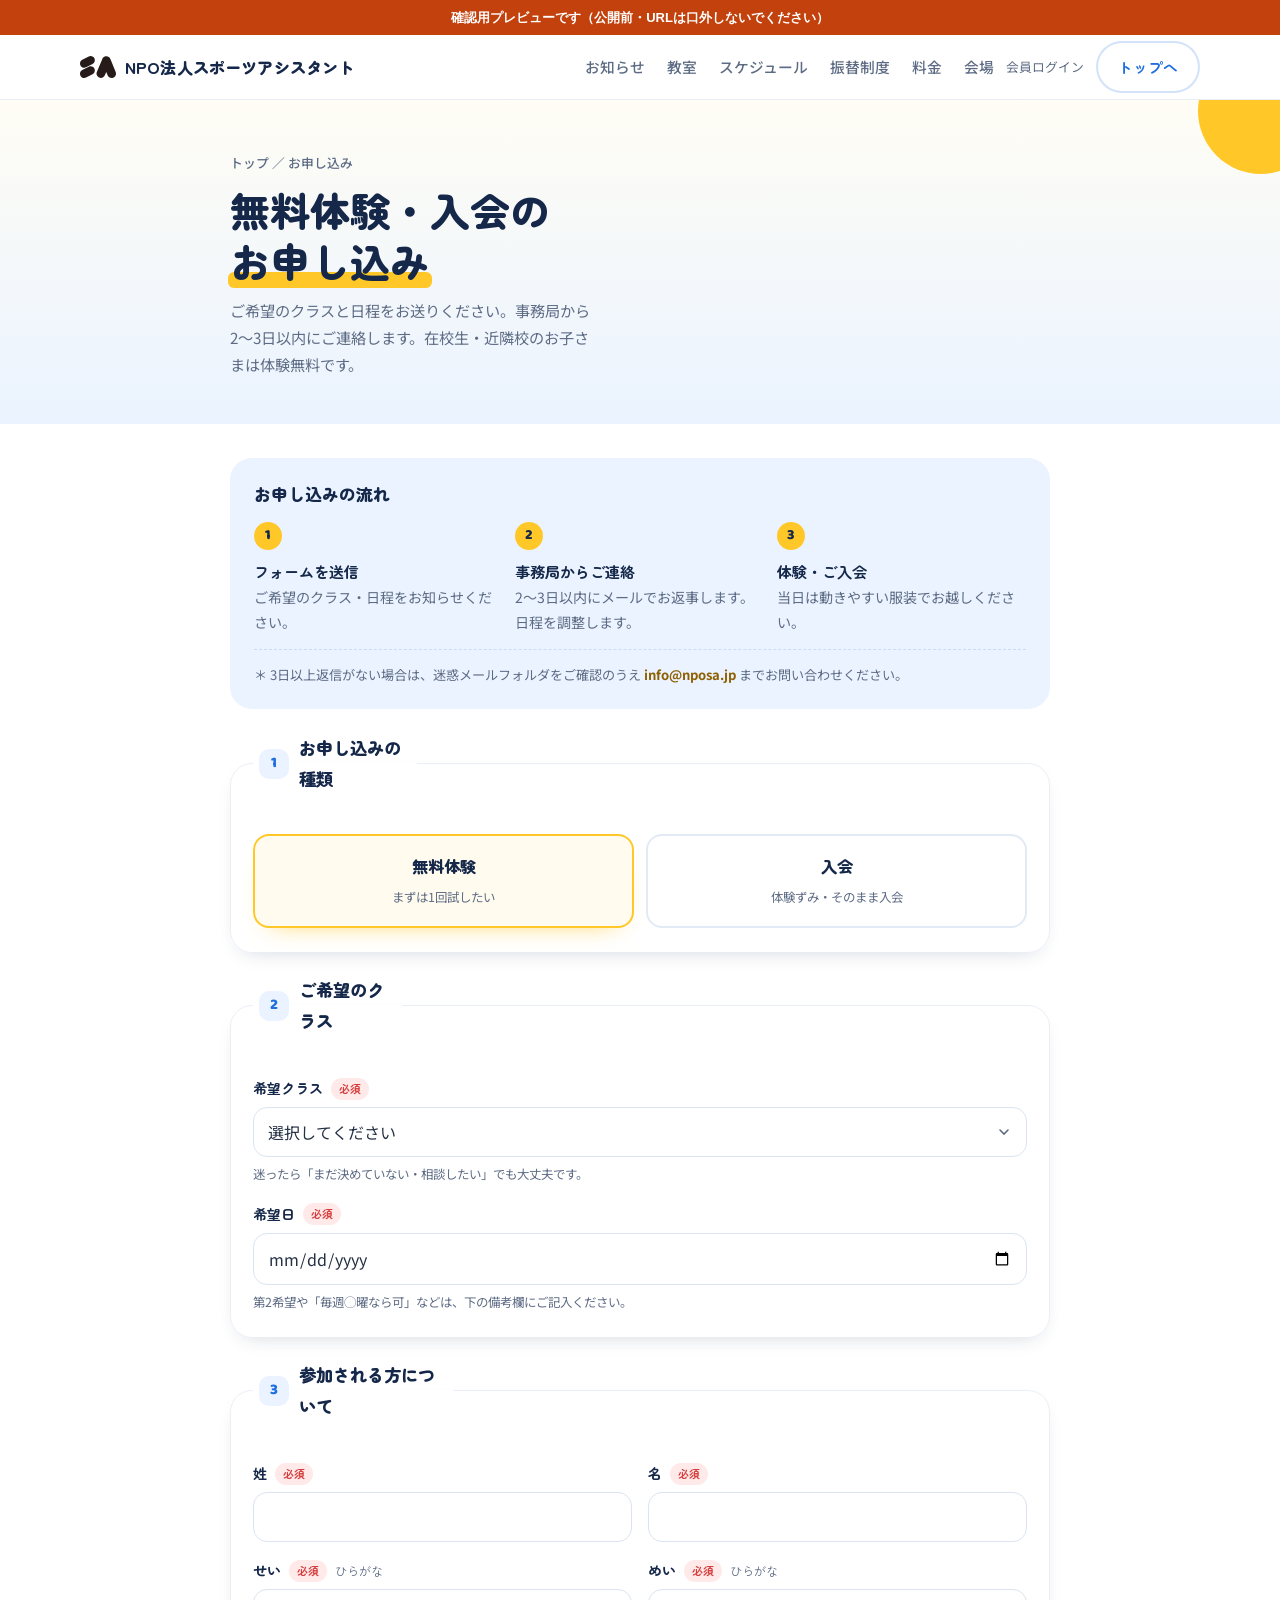
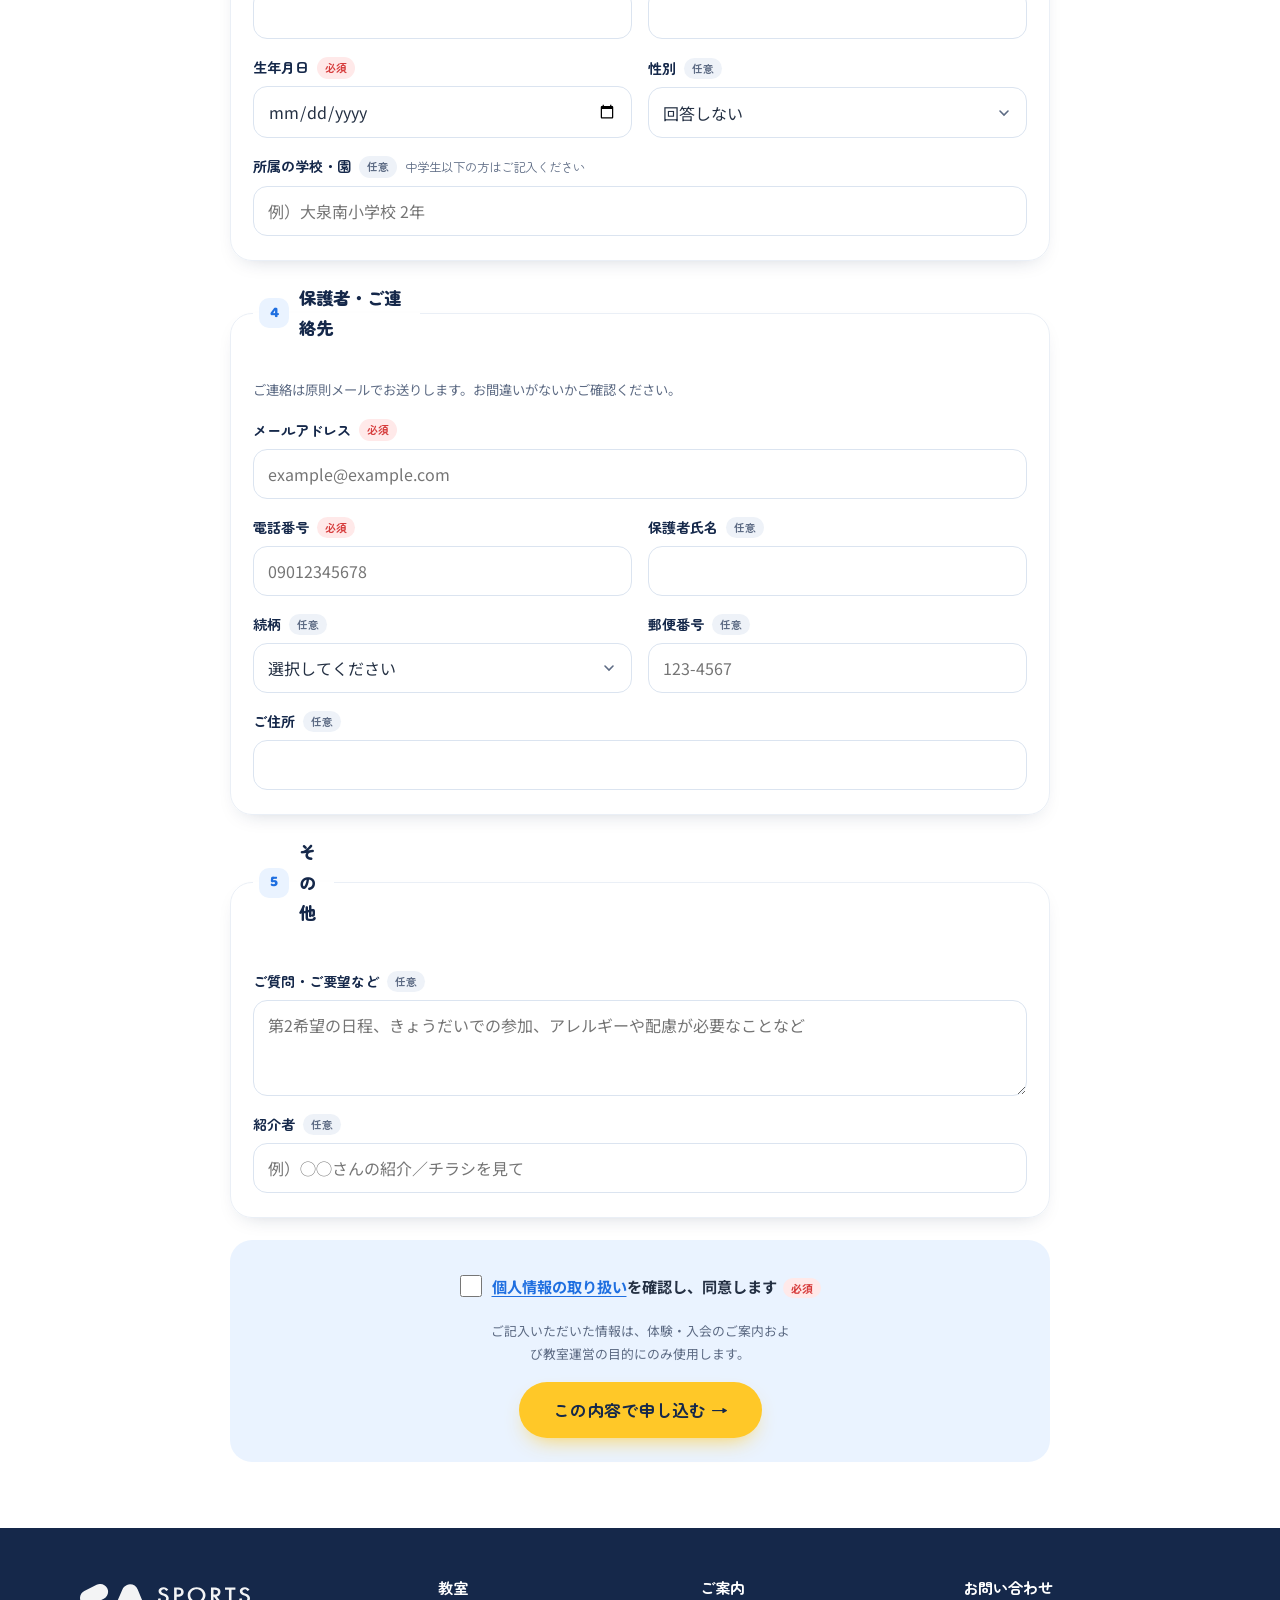
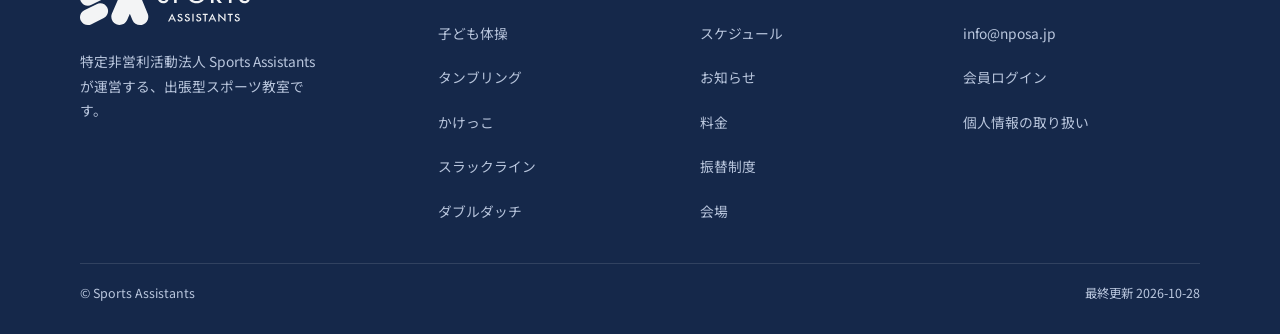
<file: apply.html>
<!DOCTYPE html>
<html lang="ja">
<head>
<meta name="robots" content="noindex, nofollow">
<meta charset="UTF-8">
<meta name="viewport" content="width=device-width, initial-scale=1.0">
<title>無料体験・入会のお申し込み｜NPO法人スポーツアシスタント</title>
<meta name="description" content="NPO法人スポーツアシスタントの無料体験・入会お申し込みフォーム。体操・かけっこ・タンブリング・スラックライン・ダブルダッチ。在校生・近隣校のお子さまは体験無料です。">
<meta name="robots" content="noindex">
<meta property="og:title" content="無料体験・入会のお申し込み｜NPO法人スポーツアシスタント">
<meta property="og:description" content="ご希望のクラスと日程をお送りください。事務局から折り返しご連絡します。">
<meta property="og:type" content="website">
<link rel="icon" type="image/png" href="assets/logo-square.png">
<link rel="preconnect" href="https://fonts.googleapis.com">
<link rel="preconnect" href="https://fonts.gstatic.com" crossorigin>
<link href="https://fonts.googleapis.com/css2?family=Zen+Maru+Gothic:wght@500;700;900&family=Noto+Sans+JP:wght@400;500;700&family=Baloo+2:wght@600;700;800&display=swap" rel="stylesheet">
<style>
  :root{
    --blue:#1f6fe0; --blue-deep:#1659bd; --blue-ink:#15284a; --blue-soft:#a9caf6;
    --yellow:#ffc828; --yellow-soft:#ffe18c; --yellow-deep:#c98a00;
    --amber-ink:#8f6000;   /* 文字用。白/薄青の上で4.5:1以上を確保 */
    --sky:#eaf3ff; --sky2:#dcebff; --cream:#fffdf5;
    --paper:#ffffff; --ink:#243043; --mut:#5d6b84;
    --ring:rgba(31,111,224,.2);
    --shadow:0 18px 40px -20px rgba(21,40,74,.32);
    --shadow-sm:0 8px 22px -13px rgba(21,40,74,.28);
    --err:#d63b3b;
    --r:22px;
    --disp:"Zen Maru Gothic",system-ui,sans-serif;
    --body:"Noto Sans JP",system-ui,sans-serif;
    --num:"Baloo 2",var(--disp);
  }
  *{box-sizing:border-box;margin:0;padding:0}
  html{scroll-behavior:smooth}
  body{font-family:var(--body);color:var(--ink);background:var(--paper);line-height:1.78;-webkit-font-smoothing:antialiased;overflow-x:hidden}
  .wrap{width:min(1120px,92vw);margin-inline:auto}
  a{color:inherit;text-decoration:none}
  :where(a,button):focus-visible{outline:3px solid var(--blue);outline-offset:3px;border-radius:8px}
  footer a:focus-visible{outline-color:var(--yellow)}

  header{position:sticky;top:0;z-index:50;background:rgba(255,255,255,.86);backdrop-filter:saturate(1.3) blur(12px);border-bottom:1px solid #e9eef6}
  .nav{display:flex;align-items:center;gap:12px;height:64px}
  .logo{display:flex;align-items:center;min-height:44px;gap:9px;font-family:var(--disp);font-weight:900;color:var(--blue-ink)}
  .logo .mark-img{width:36px;height:auto;display:block;flex:0 0 auto}
  .logo .site-name{white-space:nowrap;font-size:clamp(.8rem,3.2vw,1.02rem);letter-spacing:.01em}
  .nav .spacer{flex:1}
  .nav nav{display:none;gap:22px;font-size:.92rem;font-weight:500;color:var(--mut)}
  .nav nav a:hover{color:var(--blue)}
  .btn{display:inline-flex;align-items:center;gap:8px;font-family:var(--disp);font-weight:700;border-radius:999px;padding:11px 20px;font-size:.92rem;transition:transform .18s;white-space:nowrap;border:0;cursor:pointer}
  .btn-cta{background:var(--yellow);color:var(--blue-ink);box-shadow:0 10px 22px -10px rgba(255,200,40,.85)}
  .btn-cta:hover{transform:translateY(-2px)}
  .btn-cta:disabled{opacity:.55;cursor:progress;transform:none}
  .btn-ghost{background:#fff;color:var(--blue);border:2px solid var(--ring)}
  .login{font-size:.8rem;color:var(--mut)}

  .page-head{background:linear-gradient(180deg,var(--cream),var(--sky));padding:38px 0 34px;position:relative;overflow:hidden}
  .page-head .blob{position:absolute;border-radius:50%;z-index:0}
  /* 装飾の丸はトップページと同じ作法（右上の角に1つだけ・本文に被せない） */
  .b1{width:126px;height:126px;background:var(--yellow);top:-52px;right:-44px}
  .crumb{position:relative;z-index:2;font-size:.8rem;color:var(--mut);font-weight:500}
  .crumb a:hover{color:var(--blue)}
  .page-head h1{position:relative;z-index:2;font-family:var(--disp);font-weight:900;color:var(--blue-ink);font-size:clamp(1.7rem,6.5vw,2.5rem);line-height:1.28;margin:10px 0 10px}
  .page-head h1 em{font-style:normal;position:relative;z-index:1}
  .page-head h1 em::after{content:"";position:absolute;left:-2px;right:-2px;bottom:.04em;height:.4em;background:var(--yellow);border-radius:6px;z-index:-1}
  .page-head p{position:relative;z-index:2;color:var(--mut);font-size:.95rem;max-width:46ch}

  main{padding:34px 0 66px;background:#fff}
  .layout{display:grid;gap:24px}

  .guide{background:var(--sky);border-radius:var(--r);padding:22px 24px}
  .guide h2{font-family:var(--disp);font-weight:900;color:var(--blue-ink);font-size:1.05rem;margin-bottom:12px}
  .guide ol{list-style:none;display:grid;gap:12px}
  .guide li{display:flex;gap:12px;align-items:flex-start;font-size:.88rem;color:var(--mut)}
  .guide li b{display:block;color:var(--blue-ink);font-family:var(--disp);font-size:.95rem}
  .guide .n{flex:0 0 28px;width:28px;height:28px;border-radius:50%;background:var(--yellow);color:var(--blue-ink);font-family:var(--num);font-weight:800;display:grid;place-items:center;font-size:.9rem}
  .guide .note{margin-top:14px;padding-top:13px;border-top:1px dashed #c9dbf6;font-size:.82rem;color:var(--mut)}
  .guide .note b{color:var(--amber-ink)}

  form{display:grid;gap:22px}
  fieldset{border:1px solid #eaeff6;border-radius:var(--r);padding:24px 22px;box-shadow:var(--shadow-sm);background:#fff}
  legend{display:flex;align-items:center;gap:10px;font-family:var(--disp);font-weight:900;color:var(--blue-ink);font-size:1.08rem;padding:0 6px}
  legend .sn{flex:0 0 30px;height:30px;border-radius:10px;background:var(--sky);color:var(--blue);font-family:var(--num);font-weight:800;display:grid;place-items:center;font-size:.95rem}
  .fs-note{font-size:.83rem;color:var(--mut);margin:10px 0 4px}

  .grid{display:grid;gap:16px;margin-top:16px}
  .f{display:grid;gap:6px;scroll-margin-top:84px}   /* エラー時のジャンプ先が固定ヘッダーに隠れないように */
  .f > label{font-family:var(--disp);font-weight:700;font-size:.88rem;color:var(--blue-ink);display:flex;align-items:center;gap:8px;flex-wrap:wrap}
  .req,.opt{font-size:.68rem;font-weight:700;border-radius:999px;padding:2px 8px;line-height:1.6}
  .req{background:#ffe9e9;color:var(--err)}
  .opt{background:#eef2f8;color:var(--mut)}
  .hint{font-size:.78rem;color:var(--mut);font-weight:400}
  input[type=text],input[type=email],input[type=tel],input[type=date],select,textarea{
    width:100%;font-family:var(--body);font-size:1rem;color:var(--ink);background:#fff;
    border:1.5px solid #dbe4f0;border-radius:14px;padding:12px 14px;transition:border-color .15s,box-shadow .15s}
  input:focus,select:focus,textarea:focus{outline:none;border-color:var(--blue);box-shadow:0 0 0 4px var(--ring)}
  input[aria-invalid="true"],select[aria-invalid="true"],textarea[aria-invalid="true"]{border-color:var(--err);box-shadow:0 0 0 4px rgba(214,59,59,.13)}
  select{appearance:none;background-image:url("data:image/svg+xml;utf8,<svg xmlns='http://www.w3.org/2000/svg' width='16' height='16' viewBox='0 0 24 24' fill='none' stroke='%235d6b84' stroke-width='2.4' stroke-linecap='round'><path d='M6 9l6 6 6-6'/></svg>");background-repeat:no-repeat;background-position:right 14px center;padding-right:40px}
  textarea{resize:vertical;min-height:96px}
  .err-msg{font-size:.8rem;color:var(--err);font-weight:500;display:none}
  .f.bad .err-msg{display:block}

  .pills{display:grid;grid-template-columns:1fr 1fr;gap:12px;margin-top:16px}
  .pill{position:relative}
  .pill input{position:absolute;opacity:0;width:100%;height:100%;margin:0;cursor:pointer}
  .pill span{display:block;height:100%;text-align:center;border:2px solid #e3eaf5;border-radius:16px;padding:16px 10px;cursor:pointer;transition:.16s}
  .pill span b{display:block;font-family:var(--disp);font-weight:900;color:var(--blue-ink);font-size:1.02rem}
  .pill span small{color:var(--mut);font-size:.78rem}
  .pill input:checked + span{border-color:var(--yellow);background:#fffbee;box-shadow:0 12px 26px -18px rgba(255,200,40,.9)}
  .pill input:focus-visible + span{box-shadow:0 0 0 4px var(--ring)}

  .hp{position:absolute;left:-9999px;width:1px;height:1px;overflow:hidden}
  .agree{justify-items:center;margin:0 auto 12px;max-width:34em}
  .agree .agree-row{font-family:var(--body);font-weight:700;font-size:.95rem;color:var(--ink);cursor:pointer;
    gap:10px;flex-wrap:nowrap;text-align:left;min-height:44px}
  .agree .agree-row input{flex:0 0 auto;width:22px;height:22px;margin:0;accent-color:var(--blue);cursor:pointer}
  .agree .agree-row a{color:var(--blue);text-decoration:underline;text-underline-offset:3px}
  .agree .agree-row .req{margin-left:6px}
  .f.agree.bad .agree-row input{outline:2px solid var(--err);outline-offset:2px}

  .submit-area{background:var(--sky);border-radius:var(--r);padding:24px 22px;text-align:center}
  .submit-area .privacy{font-size:.8rem;color:var(--mut);max-width:44ch;margin:0 auto 16px}
  .submit-area .btn-cta{font-size:1.05rem;padding:16px 34px}
  .form-error{display:none;background:#fff0f0;border:1.5px solid #f3c9c9;color:var(--err);border-radius:14px;padding:12px 16px;font-size:.86rem;font-weight:500;text-align:left;margin-bottom:16px}
  .form-error.on{display:block}

  .done{display:none;background:#fff;border:1px solid #eaeff6;border-radius:var(--r);box-shadow:var(--shadow);padding:38px 26px;text-align:center}
  .done.on{display:block}
  .done .mark{width:66px;height:66px;border-radius:50%;background:var(--yellow);color:var(--blue-ink);display:grid;place-items:center;margin:0 auto 16px}
  .done h2{font-family:var(--disp);font-weight:900;color:var(--blue-ink);font-size:1.4rem;text-wrap:balance}
  .done p{color:var(--mut);font-size:.92rem;margin-top:10px;max-width:46ch;margin-inline:auto}
  .done .back{margin-top:22px}

  footer{background:var(--blue-ink);color:#b9c6dd;padding:46px 0 30px;font-size:.86rem}
  .foot-grid{display:grid;gap:26px}
  .foot-logo{display:block}
  .foot-logo img{width:170px;height:auto;display:block;opacity:.95}
  footer h5{color:#fff;font-family:var(--disp);font-size:.95rem;margin-bottom:10px}
  footer a{display:block;padding:10px 0;color:#b9c6dd}   /* スマホで指が当たる高さ（44px相当）を確保 */
  footer a:hover{color:var(--yellow)}
  .copy{margin-top:30px;padding-top:18px;border-top:1px solid rgba(255,255,255,.12);font-size:.78rem;display:flex;flex-wrap:wrap;gap:10px;justify-content:space-between}

  @media(min-width:820px){
    .nav nav{display:flex}
    .page-head{padding:52px 0 46px}
    .page-head .wrap{max-width:820px}   /* 見出しとフォームの左端をそろえる */
    .layout{grid-template-columns:1fr;max-width:820px;margin-inline:auto}
    .guide ol{grid-template-columns:repeat(3,1fr)}
    .guide li{flex-direction:column;gap:8px}
    .g2{grid-template-columns:1fr 1fr}
    .g3{grid-template-columns:1fr 1fr 1fr}
    .foot-grid{grid-template-columns:1.4fr 1fr 1fr 1fr}
  }
  .hide-sp{display:none}
  @media(min-width:560px){.hide-sp{display:inline-flex}}
  /* 小さい端末ではヘッダーの要素が入りきらず横スクロールが出るため詰める */
  @media(max-width:359px){.logo .site-name{display:none}}
  @media(max-width:420px){
    .nav{gap:6px}
    .logo .mark-img{width:30px}
    .logo .site-name{font-size:.82rem}
    header .btn{padding:10px 14px;font-size:.86rem}
  }
</style>
</head>
<body>
<div style="position:sticky;top:0;z-index:99;background:#c2410c;color:#fff;text-align:center;font-size:13px;font-weight:700;padding:6px 10px;font-family:sans-serif">確認用プレビューです（公開前・URLは口外しないでください）</div>

<header>
  <div class="wrap nav">
    <a class="logo" href="index.html" aria-label="NPO法人スポーツアシスタント トップ"><img class="mark-img" src="assets/mark.svg" alt=""><span class="site-name">NPO法人スポーツアシスタント</span></a>
    <span class="spacer"></span>
    <nav><a href="index.html#news">お知らせ</a><a href="index.html#programs">教室</a><a href="schedule.html">スケジュール</a><a href="index.html#transfer">振替制度</a><a href="index.html#price">料金</a><a href="index.html#venues">会場</a></nav>
    <a class="login hide-sp" href="member.html">会員ログイン</a>
    <a class="btn btn-ghost" href="index.html">トップへ</a>
  </div>
</header>

<section class="page-head">
  <span class="blob b1"></span>
  <div class="wrap">
    <div class="crumb"><a href="index.html">トップ</a> ／ お申し込み</div>
    <h1>無料体験・入会の<br><em>お申し込み</em></h1>
    <p>ご希望のクラスと日程をお送りください。事務局から2〜3日以内にご連絡します。在校生・近隣校のお子さまは体験無料です。</p>
  </div>
</section>

<main>
  <div class="wrap layout">

    <div class="guide" id="guide">
      <h2>お申し込みの流れ</h2>
      <ol>
        <li><span class="n">1</span><div><b>フォームを送信</b>ご希望のクラス・日程をお知らせください。</div></li>
        <li><span class="n">2</span><div><b>事務局からご連絡</b>2〜3日以内にメールでお返事します。日程を調整します。</div></li>
        <li><span class="n">3</span><div><b>体験・ご入会</b>当日は動きやすい服装でお越しください。</div></li>
      </ol>
      <div class="note">＊ 3日以上返信がない場合は、迷惑メールフォルダをご確認のうえ <b>info@nposa.jp</b> までお問い合わせください。</div>
    </div>

    <form id="applyForm" novalidate>
      <input type="text" class="hp" id="hpField" name="zq_leave_blank" tabindex="-1" autocomplete="off" aria-hidden="true" data-lpignore="true" data-1p-ignore data-form-type="other">

      <fieldset>
        <legend><span class="sn">1</span>お申し込みの種類</legend>
        <div class="pills">
          <label class="pill"><input type="radio" name="kubun" value="体験" checked><span><b>無料体験</b><small>まずは1回試したい</small></span></label>
          <label class="pill"><input type="radio" name="kubun" value="入会"><span><b>入会</b><small>体験ずみ・そのまま入会</small></span></label>
        </div>
      </fieldset>

      <fieldset>
        <legend><span class="sn">2</span>ご希望のクラス</legend>
        <div class="grid">
          <div class="f" id="f-class">
            <label for="wishClass">希望クラス<span class="req">必須</span></label>
            <select id="wishClass" name="wishClass" required>
              <option value="">選択してください</option>
              <optgroup label="体操">
                <option>南小体操教室 園児・低学年クラス（水）</option>
                <option>南小体操教室 高学年クラス（水）</option>
                <option>栄小体操教室 園児・低学年クラス（火）</option>
                <option>栄小体操教室 高学年クラス（火）</option>
                <option>下石小体操教室 園児・低学年チーム（木）</option>
                <option>下石小体操教室 高学年クラス（木・3年生以上推奨）</option>
                <option>そらぐみ体操教室 Kidsクラス（金）</option>
                <option>そらぐみ体操教室 Midクラス１（金）</option>
                <option>そらぐみ体操教室 Midクラス２（金）</option>
                <option>そらぐみ体操教室 Highクラス（金）</option>
              </optgroup>
              <optgroup label="かけっこ">
                <option>南小かけっこ教室 小学生（月）</option>
                <option>下石小かけっこ教室 小学生クラス（火）</option>
              </optgroup>
              <optgroup label="スラックライン">
                <option>スラックライン教室 定期教室（金）</option>
                <option>スラックライン教室 中高学生クラス（金）</option>
              </optgroup>
              <optgroup label="ダブルダッチ">
                <option>ダブルダッチ教室（火）</option>
              </optgroup>
              <optgroup label="タンブリング・バク転／開放クラス（単発参加）">
                <option>南小 バク転教室（水・単発参加のみ）</option>
                <option>下石小タンブリング教室（木・単発参加のみ）</option>
                <option>【自主練】下石小タンブリング教室（火・単発参加のみ）</option>
                <option>スラックライン開放（土・単発参加のみ）</option>
                <option>スラックライン開放（木・単発参加のみ）</option>
                <option>スラックライン開放（金夜・単発参加のみ）</option>
              </optgroup>
              <optgroup label="その他">
                <option>まだ決めていない・相談したい</option>
              </optgroup>
            </select>
            <span class="hint" id="classHint">迷ったら「まだ決めていない・相談したい」でも大丈夫です。</span>
            <span class="err-msg">希望クラスを選択してください。</span>
          </div>
          <div class="f" id="f-date">
            <label for="wishDate">希望日<span class="req">必須</span></label>
            <input type="date" id="wishDate" name="wishDate" required>
            <span class="hint">第2希望や「毎週◯曜なら可」などは、下の備考欄にご記入ください。</span>
            <span class="err-msg">希望日を入力してください（過去の日付は選べません）。</span>
          </div>
        </div>
      </fieldset>

      <fieldset>
        <legend><span class="sn">3</span>参加される方について</legend>
        <div class="grid g2">
          <div class="f" id="f-lastName">
            <label for="lastName">姓<span class="req">必須</span></label>
            <input type="text" id="lastName" name="lastName" autocomplete="family-name" required>
            <span class="err-msg">姓を入力してください。</span>
          </div>
          <div class="f" id="f-firstName">
            <label for="firstName">名<span class="req">必須</span></label>
            <input type="text" id="firstName" name="firstName" autocomplete="given-name" required>
            <span class="err-msg">名を入力してください。</span>
          </div>
          <div class="f" id="f-lastKana">
            <label for="lastKana">せい<span class="req">必須</span><span class="hint">ひらがな</span></label>
            <input type="text" id="lastKana" name="lastKana" required>
            <span class="err-msg">ひらがなで入力してください。</span>
          </div>
          <div class="f" id="f-firstKana">
            <label for="firstKana">めい<span class="req">必須</span><span class="hint">ひらがな</span></label>
            <input type="text" id="firstKana" name="firstKana" required>
            <span class="err-msg">ひらがなで入力してください。</span>
          </div>
          <div class="f" id="f-birth">
            <label for="birthDate">生年月日<span class="req">必須</span></label>
            <input type="date" id="birthDate" name="birthDate" required>
            <span class="err-msg">生年月日を入力してください。</span>
          </div>
          <div class="f">
            <label for="gender">性別<span class="opt">任意</span></label>
            <select id="gender" name="gender">
              <option value="">回答しない</option>
              <option>男</option>
              <option>女</option>
            </select>
          </div>
          <div class="f" style="grid-column:1/-1">
            <label for="school">所属の学校・園<span class="opt">任意</span><span class="hint">中学生以下の方はご記入ください</span></label>
            <input type="text" id="school" name="school" placeholder="例）大泉南小学校 2年">
          </div>
        </div>
      </fieldset>

      <fieldset>
        <legend><span class="sn">4</span>保護者・ご連絡先</legend>
        <p class="fs-note">ご連絡は原則メールでお送りします。お間違いがないかご確認ください。</p>
        <div class="grid g2">
          <div class="f" id="f-email" style="grid-column:1/-1">
            <label for="email">メールアドレス<span class="req">必須</span></label>
            <input type="email" id="email" name="email" autocomplete="email" placeholder="example@example.com" required>
            <span class="err-msg">メールアドレスの形式をご確認ください。</span>
          </div>
          <div class="f" id="f-phone">
            <label for="phone">電話番号<span class="req">必須</span></label>
            <input type="tel" id="phone" name="phone" autocomplete="tel" placeholder="09012345678" required>
            <span class="err-msg">電話番号は数字10〜11桁でご入力ください（ハイフンは任意）。</span>
          </div>
          <div class="f">
            <label for="guardianName">保護者氏名<span class="opt">任意</span></label>
            <input type="text" id="guardianName" name="guardianName">
          </div>
          <div class="f">
            <label for="guardianRelation">続柄<span class="opt">任意</span></label>
            <select id="guardianRelation" name="guardianRelation">
              <option value="">選択してください</option>
              <option>父</option><option>母</option><option>祖父</option><option>祖母</option><option>その他</option>
            </select>
          </div>
          <div class="f">
            <label for="postalCode">郵便番号<span class="opt">任意</span></label>
            <input type="text" id="postalCode" name="postalCode" inputmode="numeric" placeholder="123-4567">
          </div>
          <div class="f" style="grid-column:1/-1">
            <label for="address">ご住所<span class="opt">任意</span></label>
            <input type="text" id="address" name="address" autocomplete="street-address">
          </div>
        </div>
      </fieldset>

      <fieldset>
        <legend><span class="sn">5</span>その他</legend>
        <div class="grid">
          <div class="f">
            <label for="memo">ご質問・ご要望など<span class="opt">任意</span></label>
            <textarea id="memo" name="memo" placeholder="第2希望の日程、きょうだいでの参加、アレルギーや配慮が必要なことなど"></textarea>
          </div>
          <div class="f">
            <label for="referrer">紹介者<span class="opt">任意</span></label>
            <input type="text" id="referrer" name="referrer" placeholder="例）◯◯さんの紹介／チラシを見て">
          </div>
        </div>
      </fieldset>

      <div class="submit-area">
        <div class="form-error" id="formError" role="alert"></div>
        <div class="f agree" id="f-agree">
          <label class="agree-row" for="agree"><input type="checkbox" id="agree" name="agree">
            <span><a href="privacy.html" target="_blank" rel="noopener">個人情報の取り扱い</a>を確認し、同意します<span class="req">必須</span></span></label>
          <span class="err-msg">「個人情報の取り扱い」をご確認のうえ、チェックを入れてください。</span>
        </div>
        <p class="privacy">ご記入いただいた情報は、体験・入会のご案内および教室運営の目的にのみ使用します。</p>
        <button type="submit" class="btn btn-cta" id="submitBtn">この内容で申し込む →</button>
      </div>
    </form>

    <div class="done" id="donePanel" role="status">
      <div class="mark"><svg width="30" height="30" viewBox="0 0 24 24" fill="none" stroke="currentColor" stroke-width="3" stroke-linecap="round" stroke-linejoin="round"><path d="M20 6 9 17l-5-5"/></svg></div>
      <h2>お申し込みを受け付けました</h2>
      <p>ご入力のメールアドレス宛に、受付の確認メールをお送りしました。事務局から2〜3日以内にご連絡します。<br>メールが届かない場合は迷惑メールフォルダをご確認ください。</p>
      <div class="back"><a class="btn btn-ghost" href="index.html">トップページへ戻る</a></div>
    </div>

  </div>
</main>

<footer>
  <div class="wrap foot-grid">
    <div>
      <a class="foot-logo" href="index.html"><img src="assets/logo-yoko-white.svg" alt="SPORTS ASSISTANTS"></a>
      <p style="margin-top:14px;max-width:30ch">特定非営利活動法人 Sports Assistants が運営する、出張型スポーツ教室です。</p>
    </div>
    <div><h5>教室</h5><a href="classes/taiso.html">子ども体操</a><a href="classes/tumbling.html">タンブリング</a><a href="classes/kakekko.html">かけっこ</a><a href="classes/slackline.html">スラックライン</a><a href="classes/doubledutch.html">ダブルダッチ</a></div>
    <div><h5>ご案内</h5><a href="schedule.html">スケジュール</a><a href="index.html#news">お知らせ</a><a href="index.html#price">料金</a><a href="index.html#transfer">振替制度</a><a href="index.html#venues">会場</a></div>
    <div><h5>お問い合わせ</h5><a href="mailto:info@nposa.jp">info@nposa.jp</a><a href="member.html">会員ログイン</a><a href="privacy.html">個人情報の取り扱い</a></div>
  </div>
  <div class="wrap copy"><span>© Sports Assistants</span><span>最終更新 2026-10-28</span></div>
</footer>

<script>
  // 申込受付GAS（.company/sites/sports-school/scripts/apply-form）の exec URL。
  // 空にするとテストモード（送信せず入力チェックだけ行う）。
  const ENDPOINT = 'https://script.google.com/macros/s/AKfycbxhuRs_xVzCu-bms1PYZ6ISvyFj2wR7rZYA-Nl-6AS_wPgjwp8EWPxGp87ca6o251eO/exec';

  const form = document.getElementById('applyForm');
  const formError = document.getElementById('formError');
  const submitBtn = document.getElementById('submitBtn');
  const openedAt = Date.now();

  // 希望日・生年月日の入力範囲
  const today = new Date();
  // ローカル日付で扱う（toISOString はUTCのため、JST未明に前日扱いになる）
  const iso = d => `${d.getFullYear()}-${String(d.getMonth()+1).padStart(2,'0')}-${String(d.getDate()).padStart(2,'0')}`;
  document.getElementById('wishDate').min = iso(today);
  document.getElementById('birthDate').max = iso(today);

  const KANA_RE = /^[ぁ-んー　\s]+$/;
  const EMAIL_RE = /^[^\s@]+@[^\s@]+\.[^\s@]{2,}$/;

  // 全角数字→半角、ハイフン・空白を除去したうえで「0始まりの10〜11桁」で判定
  function normalizePhone(s) {
    return String(s || '')
      .replace(/[０-９]/g, c => String.fromCharCode(c.charCodeAt(0) - 0xFEE0))
      .replace(/[-‐－ー―\s()（）]/g, '');
  }
  const isPhoneOk = s => /^0\d{9,10}$/.test(normalizePhone(s));

  function setBad(fieldId, bad) {
    const f = document.getElementById(fieldId);
    if (!f) return;
    f.classList.toggle('bad', bad);
    const input = f.querySelector('input,select,textarea');
    if (input) input.setAttribute('aria-invalid', bad ? 'true' : 'false');
  }

  function validate() {
    const v = id => String(document.getElementById(id).value || '').trim();
    const bad = [];
    const check = (fieldId, ok) => { setBad(fieldId, !ok); if (!ok) bad.push(fieldId); };

    check('f-class', !!v('wishClass'));
    check('f-date', !!v('wishDate') && v('wishDate') >= iso(today));
    check('f-lastName', !!v('lastName'));
    check('f-firstName', !!v('firstName'));
    check('f-lastKana', KANA_RE.test(v('lastKana')));
    check('f-firstKana', KANA_RE.test(v('firstKana')));
    check('f-birth', !!v('birthDate') && v('birthDate') <= iso(today));
    check('f-email', EMAIL_RE.test(v('email')));
    check('f-phone', isPhoneOk(v('phone')));
    check('f-agree', document.getElementById('agree').checked);
    return bad;
  }

  function collect() {
    const v = id => String(document.getElementById(id).value || '').trim();
    return {
      kubun: (form.querySelector('input[name=kubun]:checked') || {}).value || '体験',
      wishClass: v('wishClass'), wishDate: v('wishDate'),
      lastName: v('lastName'), firstName: v('firstName'),
      lastKana: v('lastKana'), firstKana: v('firstKana'),
      birthDate: v('birthDate'), gender: v('gender'), school: v('school'),
      email: v('email'), phone: v('phone'),
      guardianName: v('guardianName'), guardianRelation: v('guardianRelation'),
      postalCode: v('postalCode'), address: v('address'),
      memo: v('memo'), referrer: v('referrer'),
      hp: v('hpField'), elapsedMs: Date.now() - openedAt
    };
  }

  form.addEventListener('submit', async (ev) => {
    ev.preventDefault();
    formError.classList.remove('on');

    const bad = validate();
    if (bad.length) {
      formError.textContent = '未入力または形式が正しくない項目が ' + bad.length + ' 件あります。赤色の項目をご確認ください。';
      formError.classList.add('on');
      const first = document.getElementById(bad[0]);
      first.scrollIntoView({ behavior: 'smooth', block: 'center' });
      const input = first.querySelector('input,select,textarea');
      if (input) setTimeout(() => input.focus({ preventScroll: true }), 350);
      return;
    }

    const payload = collect();

    if (!ENDPOINT) {   // フェーズ1（GAS未接続）のテストモード
      console.log('[テストモード] 送信内容', payload);
      formError.textContent = 'テストモードです（送信先は未設定）。入力内容に問題はありません。';
      formError.classList.add('on');
      return;
    }

    submitBtn.disabled = true;
    submitBtn.textContent = '送信中…';
    try {
      const res = await fetch(ENDPOINT, {
        method: 'POST',
        headers: { 'Content-Type': 'text/plain;charset=utf-8' },  // プリフライト回避
        body: JSON.stringify(payload),
        redirect: 'follow'
      });
      const data = await res.json();
      if (!data || data.ok !== true) throw new Error((data && data.message) || '送信に失敗しました');
      form.style.display = 'none';
      document.getElementById('guide').style.display = 'none';
      document.getElementById('donePanel').classList.add('on');
      window.scrollTo({ top: 0, behavior: 'smooth' });
    } catch (err) {
      console.error(err);
      formError.innerHTML = '送信できませんでした。時間をおいて再度お試しいただくか、お手数ですが <a href="mailto:info@nposa.jp" style="text-decoration:underline">info@nposa.jp</a> までメールでご連絡ください。';
      formError.classList.add('on');
      submitBtn.disabled = false;
      submitBtn.textContent = 'この内容で申し込む →';
    }
  });

  // 選択したクラスの曜日と、単発クラスかどうかをその場で伝える（申込後の行き違いを防ぐ）
  const classHint = document.getElementById('classHint');
  const HINT_DEFAULT = classHint.textContent;
  document.getElementById('wishClass').addEventListener('change', (ev) => {
    const label = ev.target.value;
    const day = (label.match(/（([月火水木金土日])[・）]/) || [])[1];
    if (!day) { classHint.textContent = HINT_DEFAULT; return; }
    classHint.textContent = label.includes('単発')
      ? `このクラスは毎週${day}曜です。単発参加のみのクラスのため、体験ではなく1回ごとのお申し込みになります。`
      : `このクラスは毎週${day}曜です。希望日は${day}曜の日付をお選びください。`;
  });

  // 教室詳細ページから来たときのクラス絞り込み（?class=クラス名 / ?subject=種目slug）。
  // 選択肢自体は消さない（他の種目も選べる状態を保つ）。
  const SUBJECT_GROUPS = {
    taiso: '体操', tumbling: 'タンブリング', kakekko: 'かけっこ',
    slackline: 'スラックライン', doubledutch: 'ダブルダッチ'
  };
  (function presetClass() {
    const params = new URLSearchParams(location.search);
    const sel = document.getElementById('wishClass');
    const wanted = params.get('class');
    if (wanted) {
      const hit = [...sel.options].find(o => o.value === wanted);
      if (hit) {
        sel.value = hit.value;
        sel.dispatchEvent(new Event('change'));   // 曜日ヒントも同時に出す
        return;
      }
      console.warn('URLで指定されたクラスが選択肢にありません:', wanted);
    }
    const slug = params.get('subject');
    const label = SUBJECT_GROUPS[slug];
    if (!label) return;
    // 該当種目の optgroup を先頭に寄せて、探す手間を減らす（選択はユーザーに委ねる）
    const groups = [...sel.querySelectorAll('optgroup')];
    // グループ名が種目そのもの（例「スラックライン」）のものを優先し、
    // 次に、その種目のクラスを含む混在グループ（例「タンブリング・バク転／開放クラス」）を寄せる
    const byLabel = groups.filter(g => g.label.includes(label));
    const byOption = groups.filter(g => !byLabel.includes(g) &&
      [...g.children].some(o => o.textContent.includes(label)));
    const target = [...byLabel, ...byOption];
    if (!target.length) return;
    target.forEach(g => sel.appendChild(g));
    groups.filter(g => !target.includes(g)).forEach(g => sel.appendChild(g));
    const note = document.createElement('span');
    note.className = 'hint';
    note.style.color = 'var(--amber-ink)';
    note.textContent = label + 'のクラスを上に表示しています（ほかの種目も選べます）。';
    classHint.parentNode.insertBefore(note, classHint);
  })();

  // 一度エラーになった項目は、入力し直した時点で赤を消す
  form.addEventListener('input', (ev) => {
    const f = ev.target.closest('.f');
    if (f && f.classList.contains('bad')) { f.classList.remove('bad'); ev.target.setAttribute('aria-invalid', 'false'); }
  });
</script>
</body>
</html>
</file>
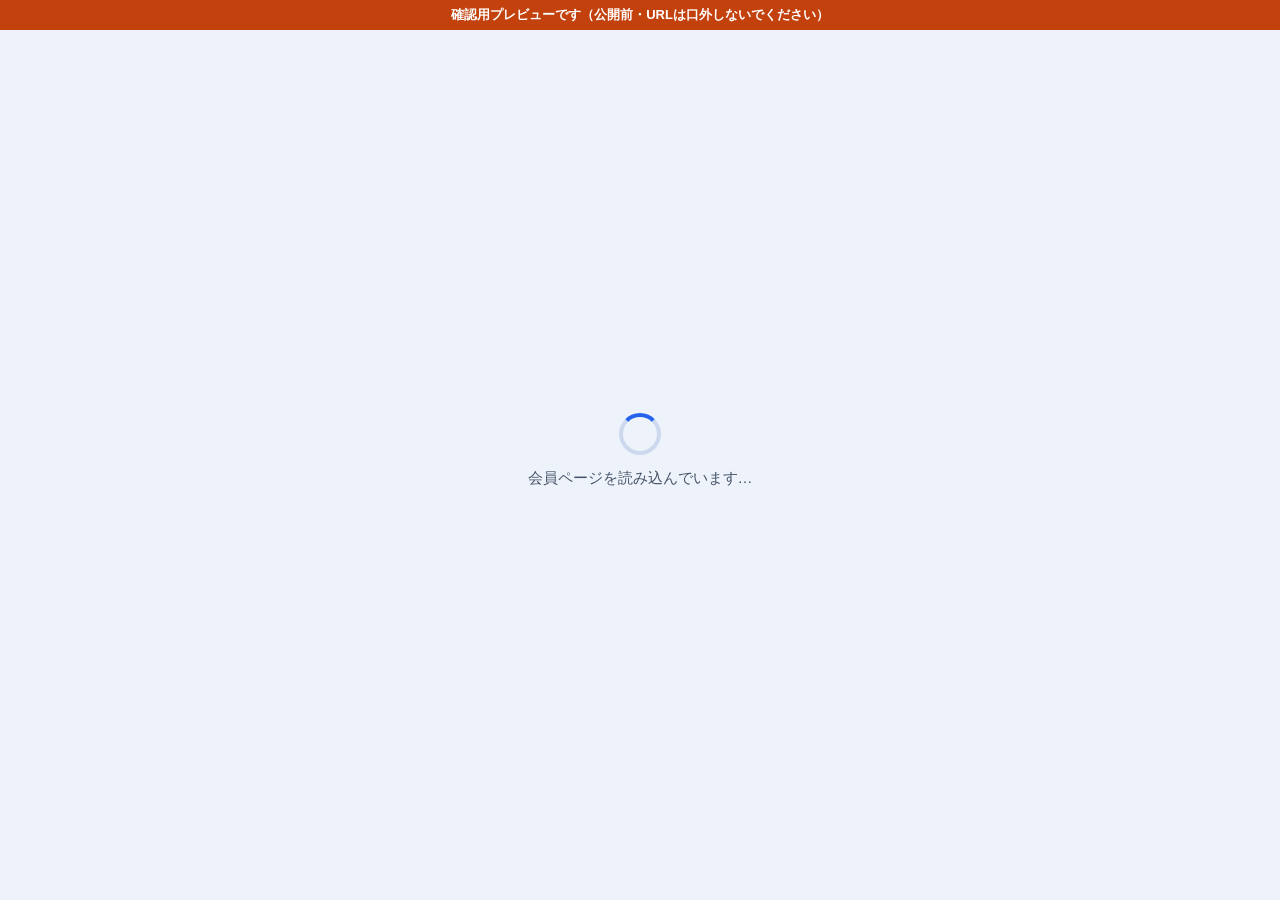
<file: member.html>
<!DOCTYPE html>
<!-- 会員ページの入れ物（2026-10-28）。
     保護者の会員ページ（GAS: .company/sites/sports-school/scripts/parent-portal）を画面いっぱいに埋め込む。
     script.google.com を直接開くと上に「Google Apps Script のユーザーによって作成されたもの」の青い帯が出るが、
     埋め込むと出ない。アドレスも nposa.jp のままになる。
     パスワード設定メールのリンク（?setup=…）は、そのまま中の会員ページへ渡す。 -->
<html lang="ja">
<head>
<meta name="robots" content="noindex, nofollow">
<meta charset="utf-8">
<meta name="viewport" content="width=device-width, initial-scale=1">
<meta name="robots" content="noindex, nofollow">
<meta name="referrer" content="no-referrer">
<title>会員ページ｜NPO法人スポーツアシスタント</title>
<link rel="icon" type="image/png" href="assets/logo-square.png">
<style>
  html, body { margin: 0; height: 100%; background: #eef3fb; }
  #portal { position: fixed; inset: 0; width: 100%; height: 100%; border: 0; display: block; z-index: 1; }
  /* 会員ページが出るまで5〜8秒かかるので、その間は後ろにこれを見せる（会員ページが描かれると上に重なって隠れる） */
  .loading { position: fixed; inset: 0; display: flex; flex-direction: column; align-items: center; justify-content: center;
             gap: 14px; font-family: "Hiragino Sans", "Noto Sans JP", sans-serif; color: #475569; font-size: 15px; }
  .loading::before { content: ""; width: 34px; height: 34px; border-radius: 50%; border: 4px solid #cbd8ee;
                     border-top-color: #2563eb; animation: spin 0.9s linear infinite; }
  @keyframes spin { to { transform: rotate(360deg); } }
  .fallback { font-family: sans-serif; text-align: center; padding: 40px 16px; color: #333; }
  .fallback a { color: #2563eb; }
</style>
</head>
<body>
<div style="position:sticky;top:0;z-index:99;background:#c2410c;color:#fff;text-align:center;font-size:13px;font-weight:700;padding:6px 10px;font-family:sans-serif">確認用プレビューです（公開前・URLは口外しないでください）</div>
<div class="loading" aria-live="polite">会員ページを読み込んでいます…</div>
<iframe id="portal" title="会員ページ"></iframe>
<noscript>
  <p class="fallback">会員ページを表示するには JavaScript を有効にしてください。<br>
  <a href="https://script.google.com/macros/s/AKfycbwR6AdkdpmtLl__PPtfDhx-DasNXH3Pw5-d_2M8Z6Q1D0b0eIpLdHbPJKjlBfX4MFVU/exec">会員ページを直接開く</a></p>
</noscript>
<script>
  // 保護者ページ（GAS）の公開URL。デプロイIDは更新しても変わらない
  var PORTAL = 'https://script.google.com/macros/s/AKfycbwR6AdkdpmtLl__PPtfDhx-DasNXH3Pw5-d_2M8Z6Q1D0b0eIpLdHbPJKjlBfX4MFVU/exec';
  // 渡すのはパスワード設定の印（setup）だけ
  var setup = new URLSearchParams(location.search).get('setup');
  document.getElementById('portal').src = PORTAL + (setup ? '?setup=' + encodeURIComponent(setup) : '');
</script>
</body>
</html>
</file>
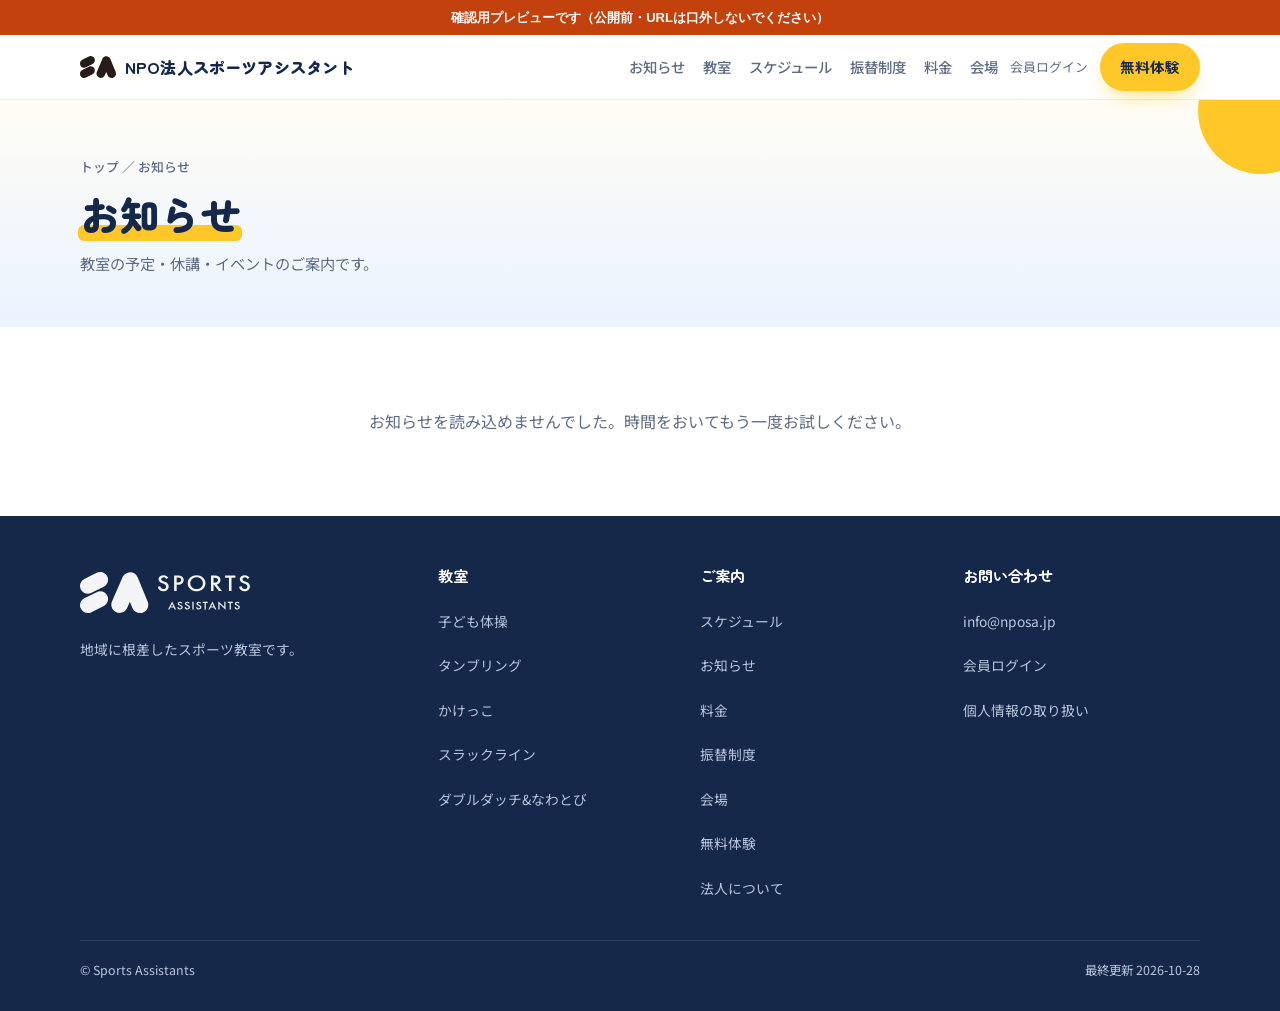
<file: news.html>
<!DOCTYPE html>
<html lang="ja">
<head>
<meta name="robots" content="noindex, nofollow">
<meta charset="UTF-8">
<meta name="viewport" content="width=device-width, initial-scale=1.0">
<title>お知らせ｜NPO法人スポーツアシスタント</title>
<meta name="description" content="NPO法人スポーツアシスタントからのお知らせ（教室の予定・休講・イベントのご案内）。">
<link rel="canonical" href="https://nposa.jp/news.html">
<meta property="og:title" content="お知らせ｜NPO法人スポーツアシスタント">
<meta property="og:description" content="NPO法人スポーツアシスタントからのお知らせ（教室の予定・休講・イベントのご案内）。">
<meta property="og:type" content="website">
<meta property="og:url" content="https://nposa.jp/news.html">
<meta property="og:image" content="https://nposa.jp/assets/img/ogp.jpg">
<meta name="twitter:card" content="summary_large_image">
<link rel="icon" type="image/png" href="assets/logo-square.png">
<link rel="preconnect" href="https://fonts.googleapis.com">
<link rel="preconnect" href="https://fonts.gstatic.com" crossorigin>
<link href="https://fonts.googleapis.com/css2?family=Zen+Maru+Gothic:wght@500;700;900&family=Noto+Sans+JP:wght@400;500;700&family=Baloo+2:wght@600;700;800&display=swap" rel="stylesheet">
<link rel="stylesheet" href="assets/site.css">
<noscript><style>.reveal{opacity:1;transform:none}</style></noscript>
</head>
<body>
<div style="position:sticky;top:0;z-index:99;background:#c2410c;color:#fff;text-align:center;font-size:13px;font-weight:700;padding:6px 10px;font-family:sans-serif">確認用プレビューです（公開前・URLは口外しないでください）</div>

<header>
  <div class="wrap nav">
    <a class="logo" href="index.html" aria-label="NPO法人スポーツアシスタント トップ"><img class="mark-img" src="assets/mark.svg" alt=""><span class="site-name">NPO法人スポーツアシスタント</span></a>
    <span class="spacer"></span>
    <nav><a href="index.html#news">お知らせ</a><a href="index.html#programs">教室</a><a href="schedule.html">スケジュール</a><a href="index.html#transfer">振替制度</a><a href="index.html#price">料金</a><a href="index.html#venues">会場</a></nav>
    <a class="login hide-sp" href="member.html">会員ログイン</a>
    <a class="btn btn-cta" href="apply.html">無料体験</a>
    <button class="menu-btn" id="menuBtn" type="button" aria-expanded="false" aria-controls="menu" aria-label="メニューを開く"><span></span></button>
  </div>
  <div id="menu">
    <div class="wrap">
      <a href="index.html#news">お知らせ</a>
      <a href="index.html#programs">教室</a>
      <div class="sub" data-menu-programs><a href="classes/taiso.html">子ども体操</a><a href="classes/tumbling.html">タンブリング</a><a href="classes/kakekko.html">かけっこ</a><a href="classes/slackline.html">スラックライン</a><a href="classes/doubledutch.html">ダブルダッチ&amp;なわとび</a></div>
      <a href="schedule.html">スケジュール</a>
      <a href="index.html#transfer">振替制度</a><a href="index.html#price">料金</a><a href="index.html#venues">会場</a><a href="index.html#about">法人について</a>
      <a href="member.html">会員ログイン（在籍の方）</a>
    </div>
  </div>
</header>

<section class="page-head">
  <span class="blob b1"></span>
  <div class="wrap">
    <div class="crumb"><a href="index.html">トップ</a> ／ <a href="news.html">お知らせ</a><span id="crumbTitle"></span></div>
    <h1><em>お知らせ</em></h1>
    <p>教室の予定・休講・イベントのご案内です。</p>
  </div>
</section>

<main>
  <section>
    <div class="wrap">
      <div id="newsList" class="news-page-list" aria-live="polite">
        <p class="news-loading">読み込んでいます…</p>
      </div>
      <div class="news-more-row" id="newsMoreRow" hidden><button class="btn btn-ghost" id="newsMoreBtn" type="button">もっと見る</button></div>

      <article id="newsArticle" class="news-article" hidden>
        <div class="na-meta"><time id="naDate"></time><span class="na-tag" id="naTag"></span></div>
        <h2 id="naTitle"></h2>
        <img id="naImg" class="na-img" alt="" hidden>
        <div id="naBody" class="na-body"></div>
        <p id="naLinkRow" hidden><a id="naLink" class="btn btn-cta" target="_blank" rel="noopener"></a></p>
        <p class="na-back"><a href="news.html">← お知らせ一覧へ</a></p>
      </article>
    </div>
  </section>
</main>

<style>
  .news-page-list[hidden],.news-article[hidden],.na-img[hidden],.news-more-row[hidden],#naLinkRow[hidden]{display:none!important}
  .news-page-list{display:grid;gap:0;max-width:760px;margin:0 auto}
  .news-page-list .news-item{border-top:1px dashed #dbe5f3}
  .news-page-list .news-item:first-child{border-top:0}
  a.news-item{color:inherit}
  a.news-item:hover .nt{color:var(--blue);text-decoration:underline}
  .news-loading,.news-error{color:var(--mut);text-align:center;padding:28px 0}
  .news-more-row{text-align:center;margin-top:18px}
  .news-article{max-width:760px;margin:0 auto}
  .na-meta{display:flex;gap:10px;align-items:center;font-size:.85rem}
  .na-meta time{font-family:var(--num);font-weight:700;color:var(--blue)}
  .na-tag{background:var(--sky);color:var(--blue);border-radius:999px;padding:2px 12px;font-weight:700;font-size:.75rem}
  .news-article h2{margin:8px 0 18px}
  .na-img{display:block;width:100%;max-width:560px;border-radius:14px;margin:0 0 20px;box-shadow:var(--shadow-sm)}
  .na-body{line-height:1.95;color:var(--ink)}
  .na-body p{margin:0 0 1em}
  .na-body h3{font-family:var(--disp);font-weight:900;color:var(--blue-ink);font-size:1.1rem;margin:1.6em 0 .6em;padding-left:10px;border-left:5px solid var(--yellow)}
  .na-body h4{font-weight:700;color:var(--blue-ink);margin:1.1em 0 .2em}
  .na-body ul{margin:0 0 1em;padding-left:1.3em}
  .na-body li{margin:.2em 0}
  .na-body hr{border:0;border-top:1px dashed #cfdcef;margin:1.4em 0}
  .na-body a{color:var(--blue);text-decoration:underline;word-break:break-all}
  .na-body .na-inline{display:block;width:100%;max-width:560px;border-radius:14px;margin:.4em 0 1.2em;box-shadow:var(--shadow-sm)}
  .na-back{margin-top:28px}
  .na-back a{color:var(--blue);font-weight:700}
</style>

<script>
(function(){
  var API = 'https://script.google.com/macros/s/AKfycbwXNzMnZ3wg1-cfgZj29ro5RL8OrJ7XDziJsBE59C0ICmBDVJs3SdOx9bzIsk5WRl8h/exec';
  var PAGE = 20;
  var $ = function(id){ return document.getElementById(id); };
  var dot = function(d){ return String(d || '').replace(/-/g, '.'); };
  var params = new URLSearchParams(location.search);
  var id = params.get('id');

  function get(qs){
    return fetch(API + '?' + qs).then(function(r){ return r.json(); });
  }
  function itemEl(n){
    var a = document.createElement('a');
    a.className = 'news-item';
    a.href = 'news.html?id=' + encodeURIComponent(n.id);
    var t = document.createElement('time'); t.textContent = dot(n.date);
    var s = document.createElement('span'); s.className = 'nt'; s.textContent = n.title;
    a.appendChild(t); a.appendChild(s);
    if (n.excerpt) { var b = document.createElement('span'); b.className = 'nb'; b.textContent = n.excerpt; a.appendChild(b); }
    return a;
  }
  function fail(msg){
    $('newsList').hidden = false;
    $('newsList').innerHTML = '';
    var p = document.createElement('p'); p.className = 'news-error'; p.textContent = msg;
    $('newsList').appendChild(p);
  }

  if (!API || API.indexOf('{{') === 0) { fail('お知らせは準備中です。'); return; }

  function showArticle() {
    $('newsList').hidden = true;
    get('id=' + encodeURIComponent(id)).then(function(r){
      if (!r.ok) {
        // 旧ブログのURL（移していない古い記事）などで見つからないときは、メッセージの下に一覧を出す
        $('newsList').hidden = false;
        $('newsList').innerHTML = '';
        var p = document.createElement('p'); p.className = 'news-error';
        p.textContent = 'お探しのお知らせは見つかりませんでした。最近のお知らせはこちらです。';
        $('newsList').appendChild(p);
        keep = true; more();
        return;
      }
      var n = r.item;
      document.title = n.title + '｜お知らせ｜NPO法人スポーツアシスタント';
      $('crumbTitle').textContent = ' ／ ' + n.title;
      $('naDate').textContent = dot(n.date);
      $('naTag').textContent = n.tag || 'お知らせ';
      $('naTitle').textContent = n.title;
      if (n.image) { $('naImg').src = n.image.url; $('naImg').alt = n.image.alt || ''; $('naImg').hidden = false; }
      // 本文HTMLは配信側でエスケープ済み（使えるタグは p/br/h3/h4/ul/li/hr/strong/a だけ）
      $('naBody').innerHTML = n.html;
      if (n.link) {
        $('naLink').href = n.link.url;
        $('naLink').textContent = n.link.label;
        $('naLinkRow').hidden = false;
      }
      $('newsArticle').hidden = false;
    }).catch(function(){ fail('お知らせを読み込めませんでした。時間をおいてもう一度お試しください。'); });
  }

  var offset = 0, keep = false;
  function more(){
    get('list=1&limit=' + PAGE + '&offset=' + offset).then(function(r){
      if (!r.ok) { fail(r.error || 'お知らせを読み込めませんでした。'); return; }
      if (offset === 0 && !keep) $('newsList').innerHTML = '';
      if (offset === 0 && !r.items.length) { fail('現在、お知らせはありません。'); return; }
      r.items.forEach(function(n){ $('newsList').appendChild(itemEl(n)); });
      offset += r.items.length;
      $('newsMoreRow').hidden = offset >= r.total;
    }).catch(function(){ fail('お知らせを読み込めませんでした。時間をおいてもう一度お試しください。'); });
  }
  $('newsMoreBtn').addEventListener('click', more);
  if (id) showArticle(); else more();
})();
</script>


<footer>
  <div class="wrap foot-grid">
    <div>
      <a class="foot-logo" href="index.html"><img src="assets/logo-yoko-white.svg" alt="SPORTS ASSISTANTS"></a>
      <p style="margin-top:14px;max-width:30ch" data-copy-id="TOP-FTR-01">地域に根差したスポーツ教室です。</p>
    </div>
    <div><h5>教室</h5><div data-footer-programs><a href="classes/taiso.html">子ども体操</a><a href="classes/tumbling.html">タンブリング</a><a href="classes/kakekko.html">かけっこ</a><a href="classes/slackline.html">スラックライン</a><a href="classes/doubledutch.html">ダブルダッチ&amp;なわとび</a></div></div>
    <div><h5>ご案内</h5><a href="schedule.html">スケジュール</a><a href="index.html#news">お知らせ</a><a href="index.html#price">料金</a><a href="index.html#transfer">振替制度</a><a href="index.html#venues">会場</a><a href="apply.html">無料体験</a><a href="index.html#about">法人について</a></div>
    <div><h5>お問い合わせ</h5><a href="mailto:info@nposa.jp" data-copy-id="TOP-FTR-02">info@nposa.jp</a><a href="member.html">会員ログイン</a><a href="privacy.html">個人情報の取り扱い</a></div>
  </div>
  <div class="wrap copy"><span data-copy-id="TOP-FTR-03">© Sports Assistants</span><span>最終更新 2026-10-28</span></div>
</footer>

<script>
  // スマホメニューの開閉（index.html と同じ挙動）
  const menuBtn=document.getElementById('menuBtn'), menu=document.getElementById('menu');
  const setMenu=(open)=>{menu.classList.toggle('open',open);menuBtn.setAttribute('aria-expanded',open);
    menuBtn.setAttribute('aria-label',open?'メニューを閉じる':'メニューを開く')};
  menuBtn.addEventListener('click',()=>setMenu(!menu.classList.contains('open')));
  menu.addEventListener('click',(e)=>{if(e.target.closest('a'))setMenu(false)});
  document.addEventListener('keydown',(e)=>{if(e.key==='Escape')setMenu(false)});

  const io=new IntersectionObserver((es)=>{es.forEach(e=>{if(e.isIntersecting){e.target.classList.add('in');io.unobserve(e.target)}})},{threshold:.12});
  document.querySelectorAll('.reveal').forEach((el,i)=>{el.style.transitionDelay=(i%3*70)+'ms';io.observe(el)});
</script>
</body>
</html>
</file>
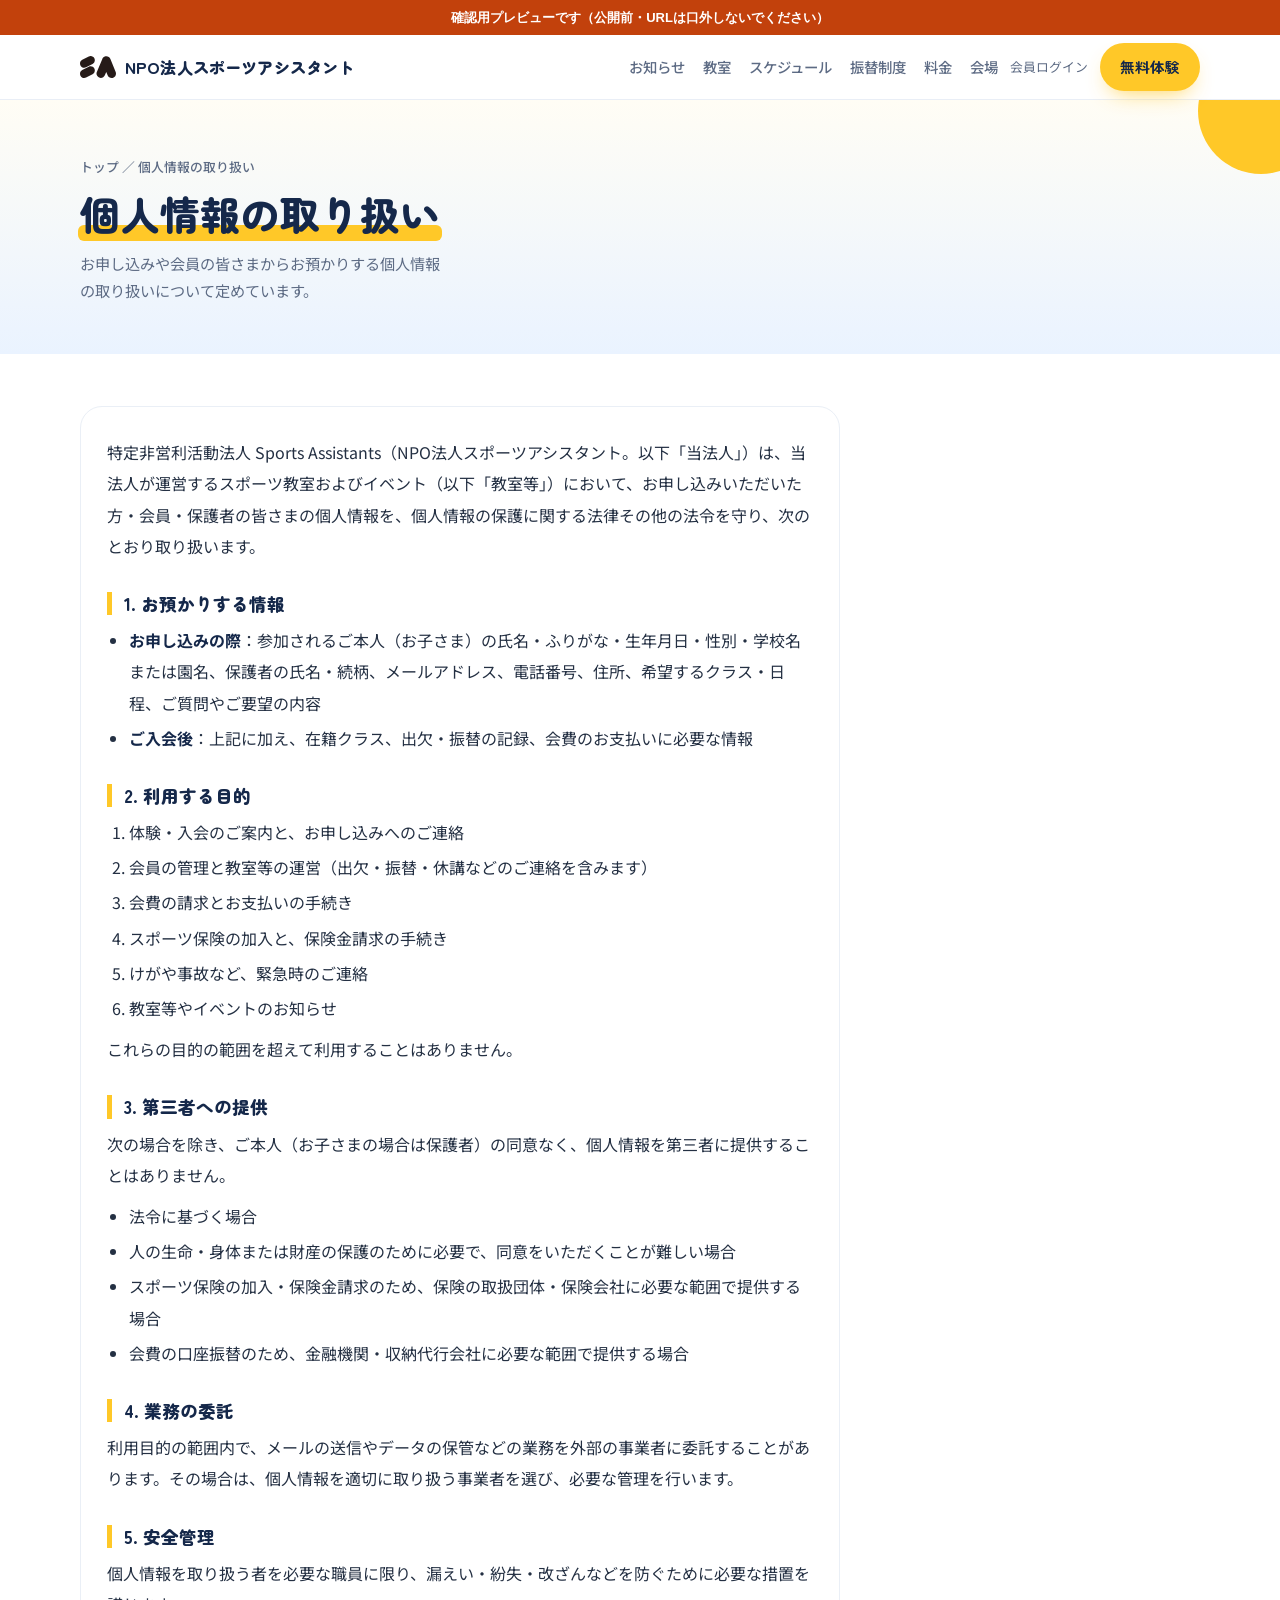
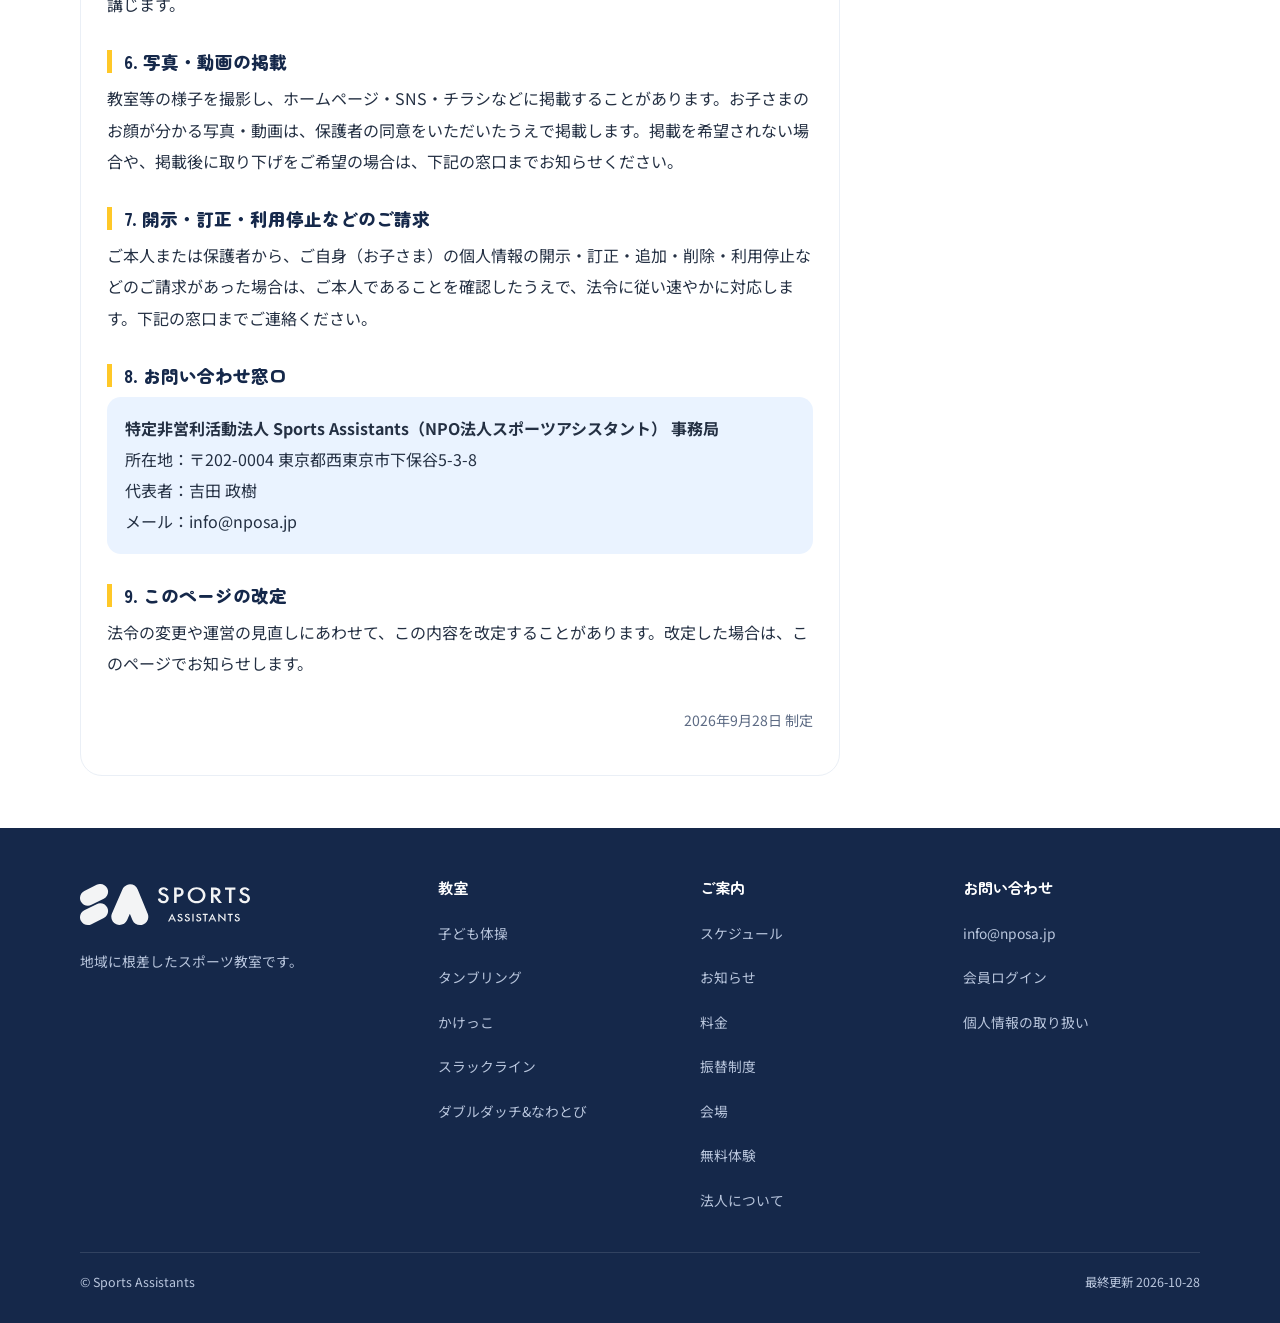
<file: privacy.html>
<!DOCTYPE html>
<html lang="ja">
<head>
<meta name="robots" content="noindex, nofollow">
<meta charset="UTF-8">
<meta name="viewport" content="width=device-width, initial-scale=1.0">
<title>個人情報の取り扱い｜NPO法人スポーツアシスタント</title>
<meta name="description" content="NPO法人スポーツアシスタント（特定非営利活動法人 Sports Assistants）の個人情報の取り扱い（プライバシーポリシー）です。">
<link rel="canonical" href="https://nposa.jp/privacy.html">
<meta property="og:title" content="個人情報の取り扱い｜NPO法人スポーツアシスタント">
<meta property="og:description" content="NPO法人スポーツアシスタント（特定非営利活動法人 Sports Assistants）の個人情報の取り扱い（プライバシーポリシー）です。">
<meta property="og:type" content="website">
<meta property="og:url" content="https://nposa.jp/privacy.html">
<meta property="og:image" content="https://nposa.jp/assets/img/ogp.jpg">
<meta name="twitter:card" content="summary_large_image">
<link rel="icon" type="image/png" href="assets/logo-square.png">
<link rel="preconnect" href="https://fonts.googleapis.com">
<link rel="preconnect" href="https://fonts.gstatic.com" crossorigin>
<link href="https://fonts.googleapis.com/css2?family=Zen+Maru+Gothic:wght@500;700;900&family=Noto+Sans+JP:wght@400;500;700&family=Baloo+2:wght@600;700;800&display=swap" rel="stylesheet">
<link rel="stylesheet" href="assets/site.css">
<noscript><style>.reveal{opacity:1;transform:none}</style></noscript>
</head>
<body>
<div style="position:sticky;top:0;z-index:99;background:#c2410c;color:#fff;text-align:center;font-size:13px;font-weight:700;padding:6px 10px;font-family:sans-serif">確認用プレビューです（公開前・URLは口外しないでください）</div>

<header>
  <div class="wrap nav">
    <a class="logo" href="index.html" aria-label="NPO法人スポーツアシスタント トップ"><img class="mark-img" src="assets/mark.svg" alt=""><span class="site-name">NPO法人スポーツアシスタント</span></a>
    <span class="spacer"></span>
    <nav><a href="index.html#news">お知らせ</a><a href="index.html#programs">教室</a><a href="schedule.html">スケジュール</a><a href="index.html#transfer">振替制度</a><a href="index.html#price">料金</a><a href="index.html#venues">会場</a></nav>
    <a class="login hide-sp" href="member.html">会員ログイン</a>
    <a class="btn btn-cta" href="apply.html">無料体験</a>
    <button class="menu-btn" id="menuBtn" type="button" aria-expanded="false" aria-controls="menu" aria-label="メニューを開く"><span></span></button>
  </div>
  <div id="menu">
    <div class="wrap">
      <a href="index.html#news">お知らせ</a>
      <a href="index.html#programs">教室</a>
      <div class="sub" data-menu-programs><a href="classes/taiso.html">子ども体操</a><a href="classes/tumbling.html">タンブリング</a><a href="classes/kakekko.html">かけっこ</a><a href="classes/slackline.html">スラックライン</a><a href="classes/doubledutch.html">ダブルダッチ&amp;なわとび</a></div>
      <a href="schedule.html">スケジュール</a>
      <a href="index.html#transfer">振替制度</a><a href="index.html#price">料金</a><a href="index.html#venues">会場</a><a href="index.html#about">法人について</a>
      <a href="member.html">会員ログイン（在籍の方）</a>
    </div>
  </div>
</header>

<section class="page-head">
  <span class="blob b1"></span>
  <div class="wrap">
    <div class="crumb"><a href="index.html">トップ</a> ／ 個人情報の取り扱い</div>
    <h1><em>個人情報の取り扱い</em></h1>
    <p>お申し込みや会員の皆さまからお預かりする個人情報の取り扱いについて定めています。</p>
  </div>
</section>

<main>
  <section>
    <div class="wrap">
      <article class="policy">
        <p>特定非営利活動法人 Sports Assistants（NPO法人スポーツアシスタント。以下「当法人」）は、当法人が運営するスポーツ教室およびイベント（以下「教室等」）において、お申し込みいただいた方・会員・保護者の皆さまの個人情報を、個人情報の保護に関する法律その他の法令を守り、次のとおり取り扱います。</p>

        <h2>1. お預かりする情報</h2>
        <ul>
          <li><b>お申し込みの際</b>：参加されるご本人（お子さま）の氏名・ふりがな・生年月日・性別・学校名または園名、保護者の氏名・続柄、メールアドレス、電話番号、住所、希望するクラス・日程、ご質問やご要望の内容</li>
          <li><b>ご入会後</b>：上記に加え、在籍クラス、出欠・振替の記録、会費のお支払いに必要な情報</li>
        </ul>

        <h2>2. 利用する目的</h2>
        <ol>
          <li>体験・入会のご案内と、お申し込みへのご連絡</li>
          <li>会員の管理と教室等の運営（出欠・振替・休講などのご連絡を含みます）</li>
          <li>会費の請求とお支払いの手続き</li>
          <li>スポーツ保険の加入と、保険金請求の手続き</li>
          <li>けがや事故など、緊急時のご連絡</li>
          <li>教室等やイベントのお知らせ</li>
        </ol>
        <p>これらの目的の範囲を超えて利用することはありません。</p>

        <h2>3. 第三者への提供</h2>
        <p>次の場合を除き、ご本人（お子さまの場合は保護者）の同意なく、個人情報を第三者に提供することはありません。</p>
        <ul>
          <li>法令に基づく場合</li>
          <li>人の生命・身体または財産の保護のために必要で、同意をいただくことが難しい場合</li>
          <li>スポーツ保険の加入・保険金請求のため、保険の取扱団体・保険会社に必要な範囲で提供する場合</li>
          <li>会費の口座振替のため、金融機関・収納代行会社に必要な範囲で提供する場合</li>
        </ul>

        <h2>4. 業務の委託</h2>
        <p>利用目的の範囲内で、メールの送信やデータの保管などの業務を外部の事業者に委託することがあります。その場合は、個人情報を適切に取り扱う事業者を選び、必要な管理を行います。</p>

        <h2>5. 安全管理</h2>
        <p>個人情報を取り扱う者を必要な職員に限り、漏えい・紛失・改ざんなどを防ぐために必要な措置を講じます。</p>

        <h2>6. 写真・動画の掲載</h2>
        <p>教室等の様子を撮影し、ホームページ・SNS・チラシなどに掲載することがあります。お子さまのお顔が分かる写真・動画は、保護者の同意をいただいたうえで掲載します。掲載を希望されない場合や、掲載後に取り下げをご希望の場合は、下記の窓口までお知らせください。</p>

        <h2>7. 開示・訂正・利用停止などのご請求</h2>
        <p>ご本人または保護者から、ご自身（お子さま）の個人情報の開示・訂正・追加・削除・利用停止などのご請求があった場合は、ご本人であることを確認したうえで、法令に従い速やかに対応します。下記の窓口までご連絡ください。</p>

        <h2>8. お問い合わせ窓口</h2>
        <div class="policy-contact">
          <p><b>特定非営利活動法人 Sports Assistants（NPO法人スポーツアシスタント） 事務局</b></p>
          <p>所在地：〒202-0004 東京都西東京市下保谷5-3-8</p>
          <p>代表者：吉田 政樹</p>
          <p>メール：<a href="mailto:info@nposa.jp">info@nposa.jp</a></p>
        </div>

        <h2>9. このページの改定</h2>
        <p>法令の変更や運営の見直しにあわせて、この内容を改定することがあります。改定した場合は、このページでお知らせします。</p>

        <p class="policy-date">2026年9月28日 制定</p>
      </article>
    </div>
  </section>
</main>


<footer>
  <div class="wrap foot-grid">
    <div>
      <a class="foot-logo" href="index.html"><img src="assets/logo-yoko-white.svg" alt="SPORTS ASSISTANTS"></a>
      <p style="margin-top:14px;max-width:30ch" data-copy-id="TOP-FTR-01">地域に根差したスポーツ教室です。</p>
    </div>
    <div><h5>教室</h5><div data-footer-programs><a href="classes/taiso.html">子ども体操</a><a href="classes/tumbling.html">タンブリング</a><a href="classes/kakekko.html">かけっこ</a><a href="classes/slackline.html">スラックライン</a><a href="classes/doubledutch.html">ダブルダッチ&amp;なわとび</a></div></div>
    <div><h5>ご案内</h5><a href="schedule.html">スケジュール</a><a href="index.html#news">お知らせ</a><a href="index.html#price">料金</a><a href="index.html#transfer">振替制度</a><a href="index.html#venues">会場</a><a href="apply.html">無料体験</a><a href="index.html#about">法人について</a></div>
    <div><h5>お問い合わせ</h5><a href="mailto:info@nposa.jp" data-copy-id="TOP-FTR-02">info@nposa.jp</a><a href="member.html">会員ログイン</a><a href="privacy.html">個人情報の取り扱い</a></div>
  </div>
  <div class="wrap copy"><span data-copy-id="TOP-FTR-03">© Sports Assistants</span><span>最終更新 2026-10-28</span></div>
</footer>

<script>
  // スマホメニューの開閉（index.html と同じ挙動）
  const menuBtn=document.getElementById('menuBtn'), menu=document.getElementById('menu');
  const setMenu=(open)=>{menu.classList.toggle('open',open);menuBtn.setAttribute('aria-expanded',open);
    menuBtn.setAttribute('aria-label',open?'メニューを閉じる':'メニューを開く')};
  menuBtn.addEventListener('click',()=>setMenu(!menu.classList.contains('open')));
  menu.addEventListener('click',(e)=>{if(e.target.closest('a'))setMenu(false)});
  document.addEventListener('keydown',(e)=>{if(e.key==='Escape')setMenu(false)});

  const io=new IntersectionObserver((es)=>{es.forEach(e=>{if(e.isIntersecting){e.target.classList.add('in');io.unobserve(e.target)}})},{threshold:.12});
  document.querySelectorAll('.reveal').forEach((el,i)=>{el.style.transitionDelay=(i%3*70)+'ms';io.observe(el)});
</script>
</body>
</html>
</file>
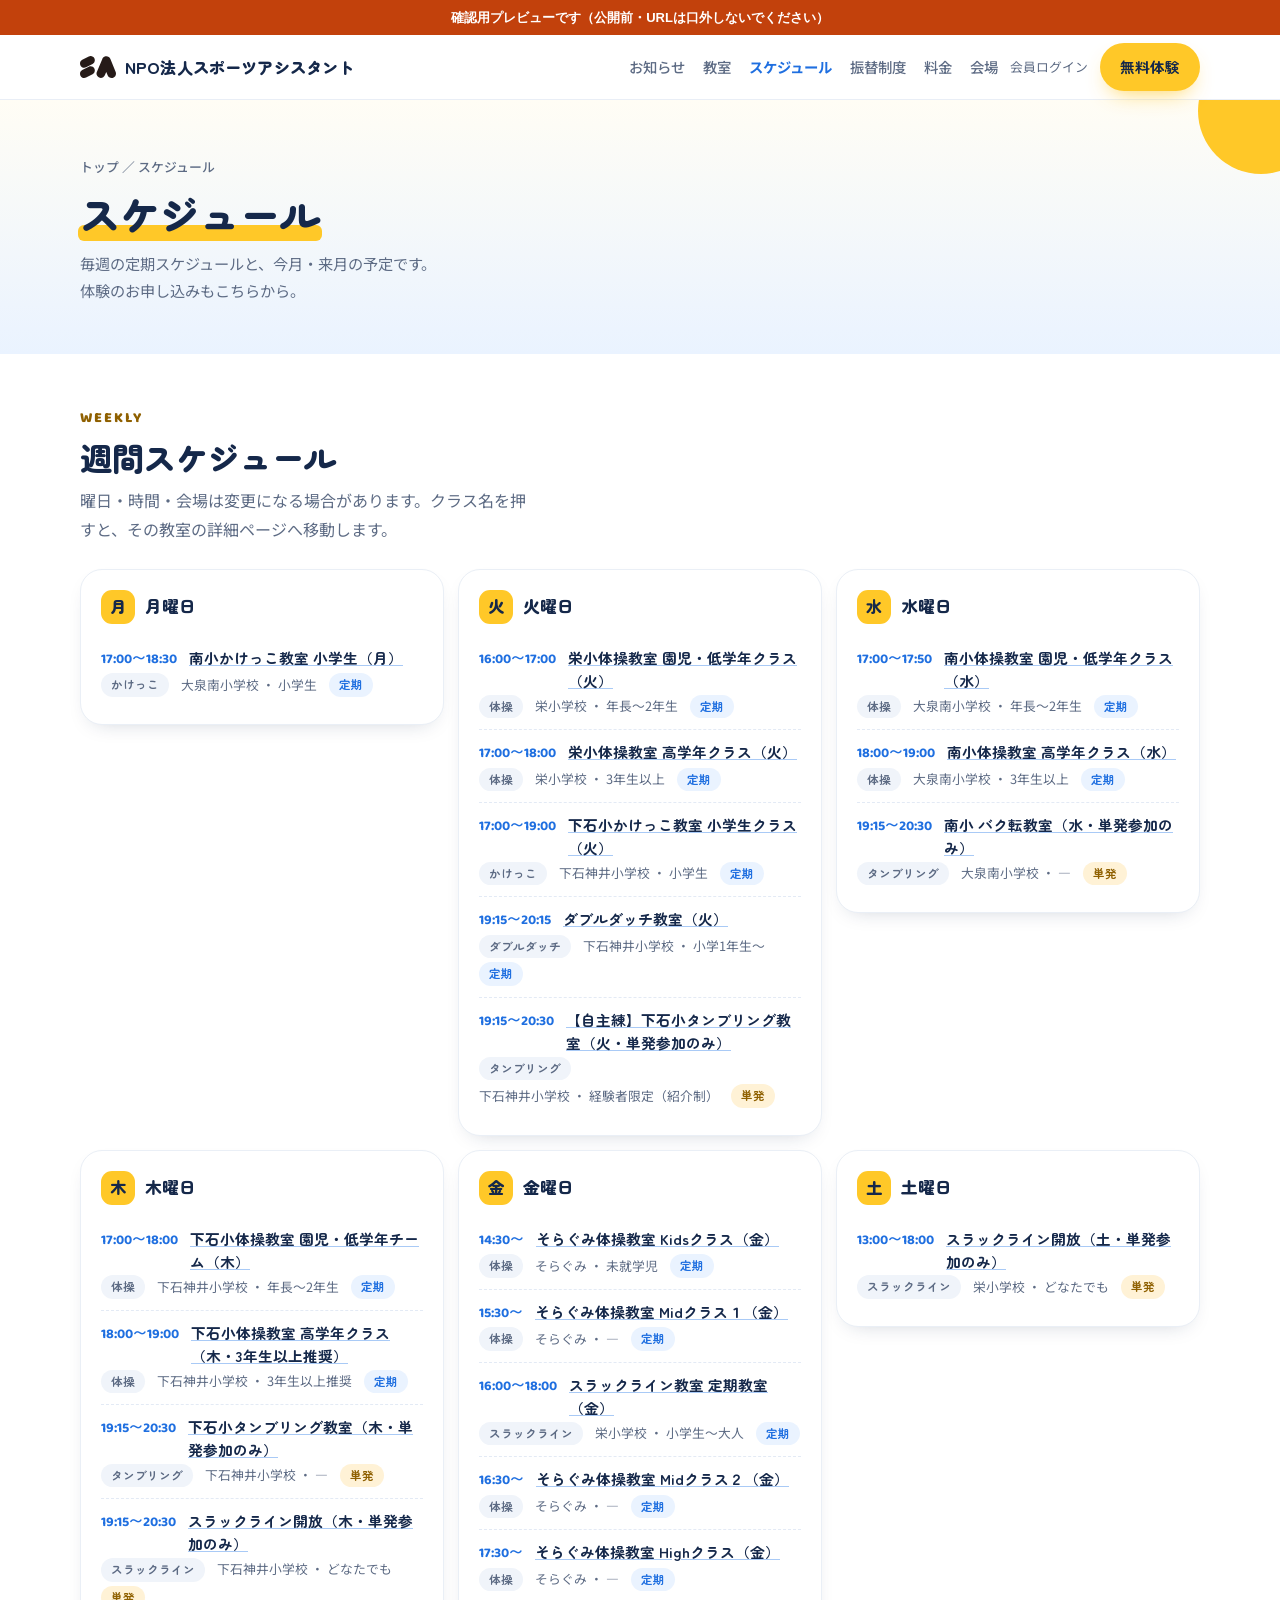
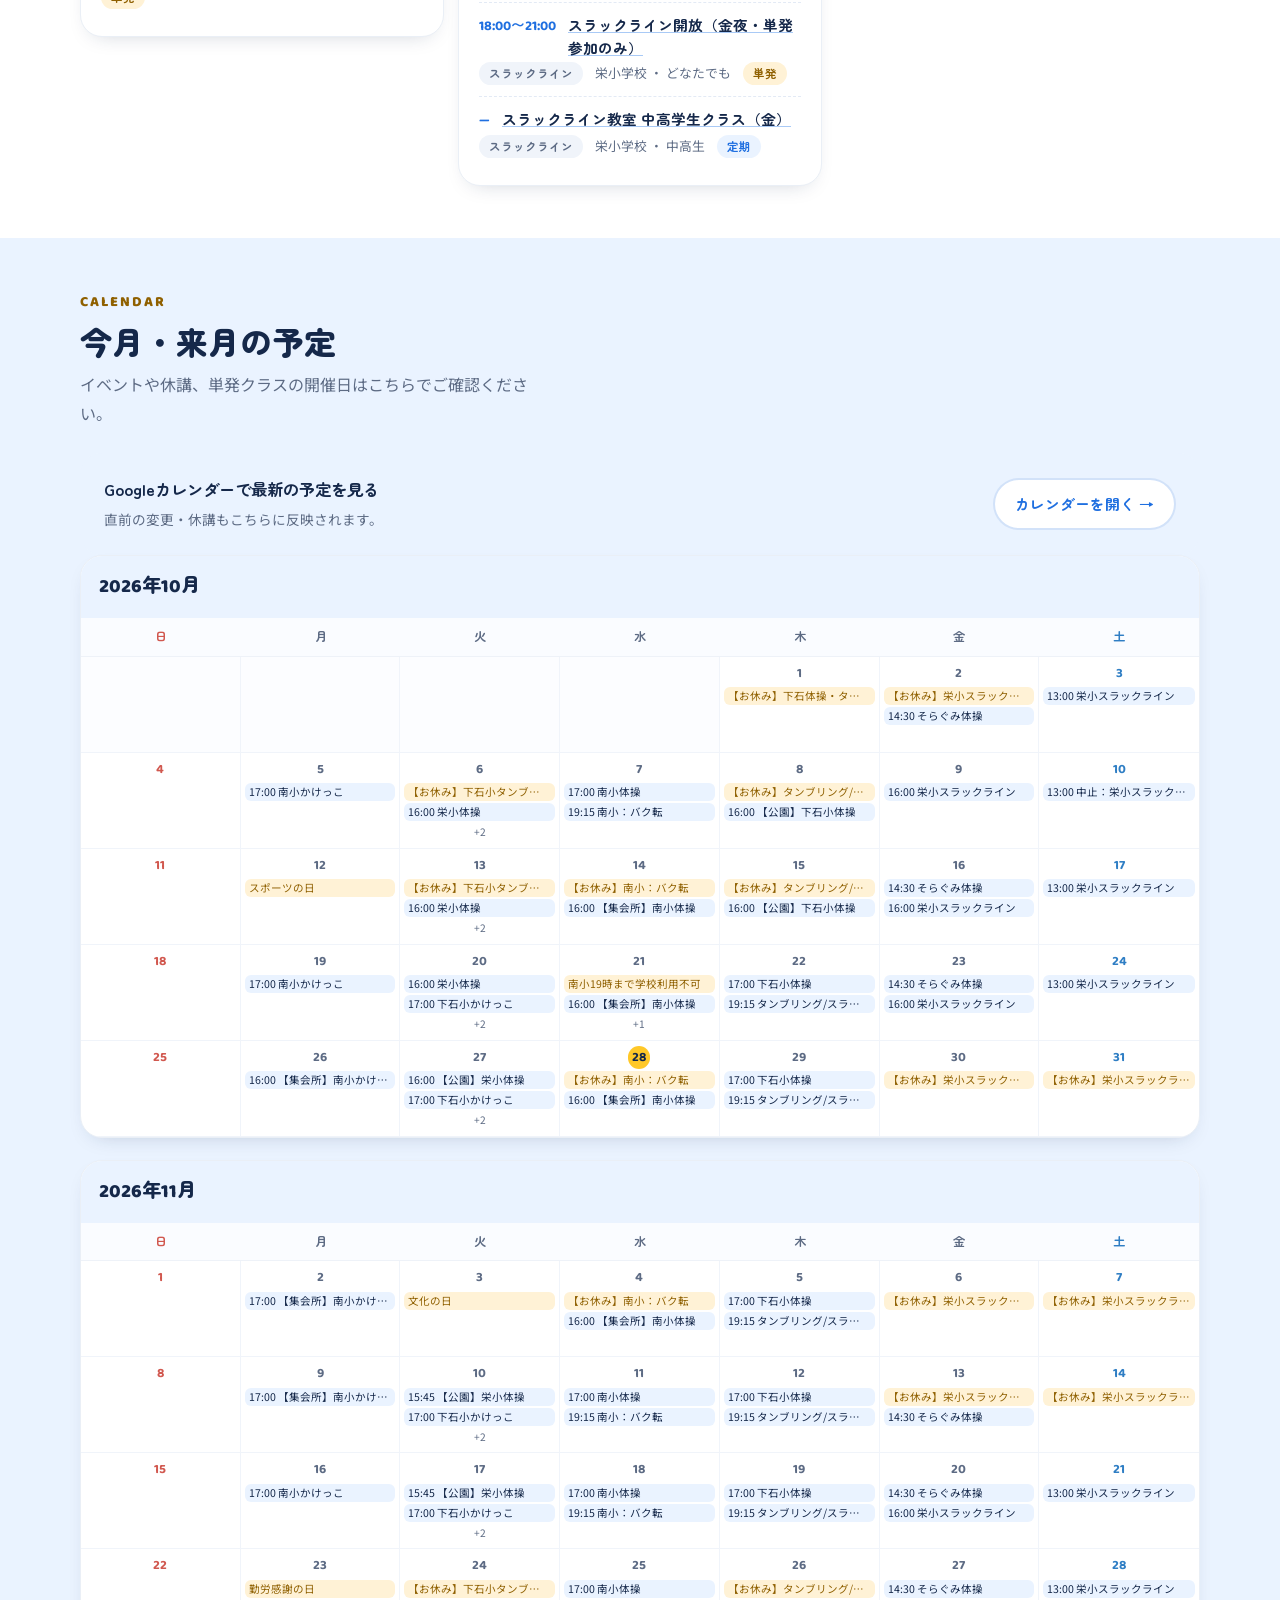
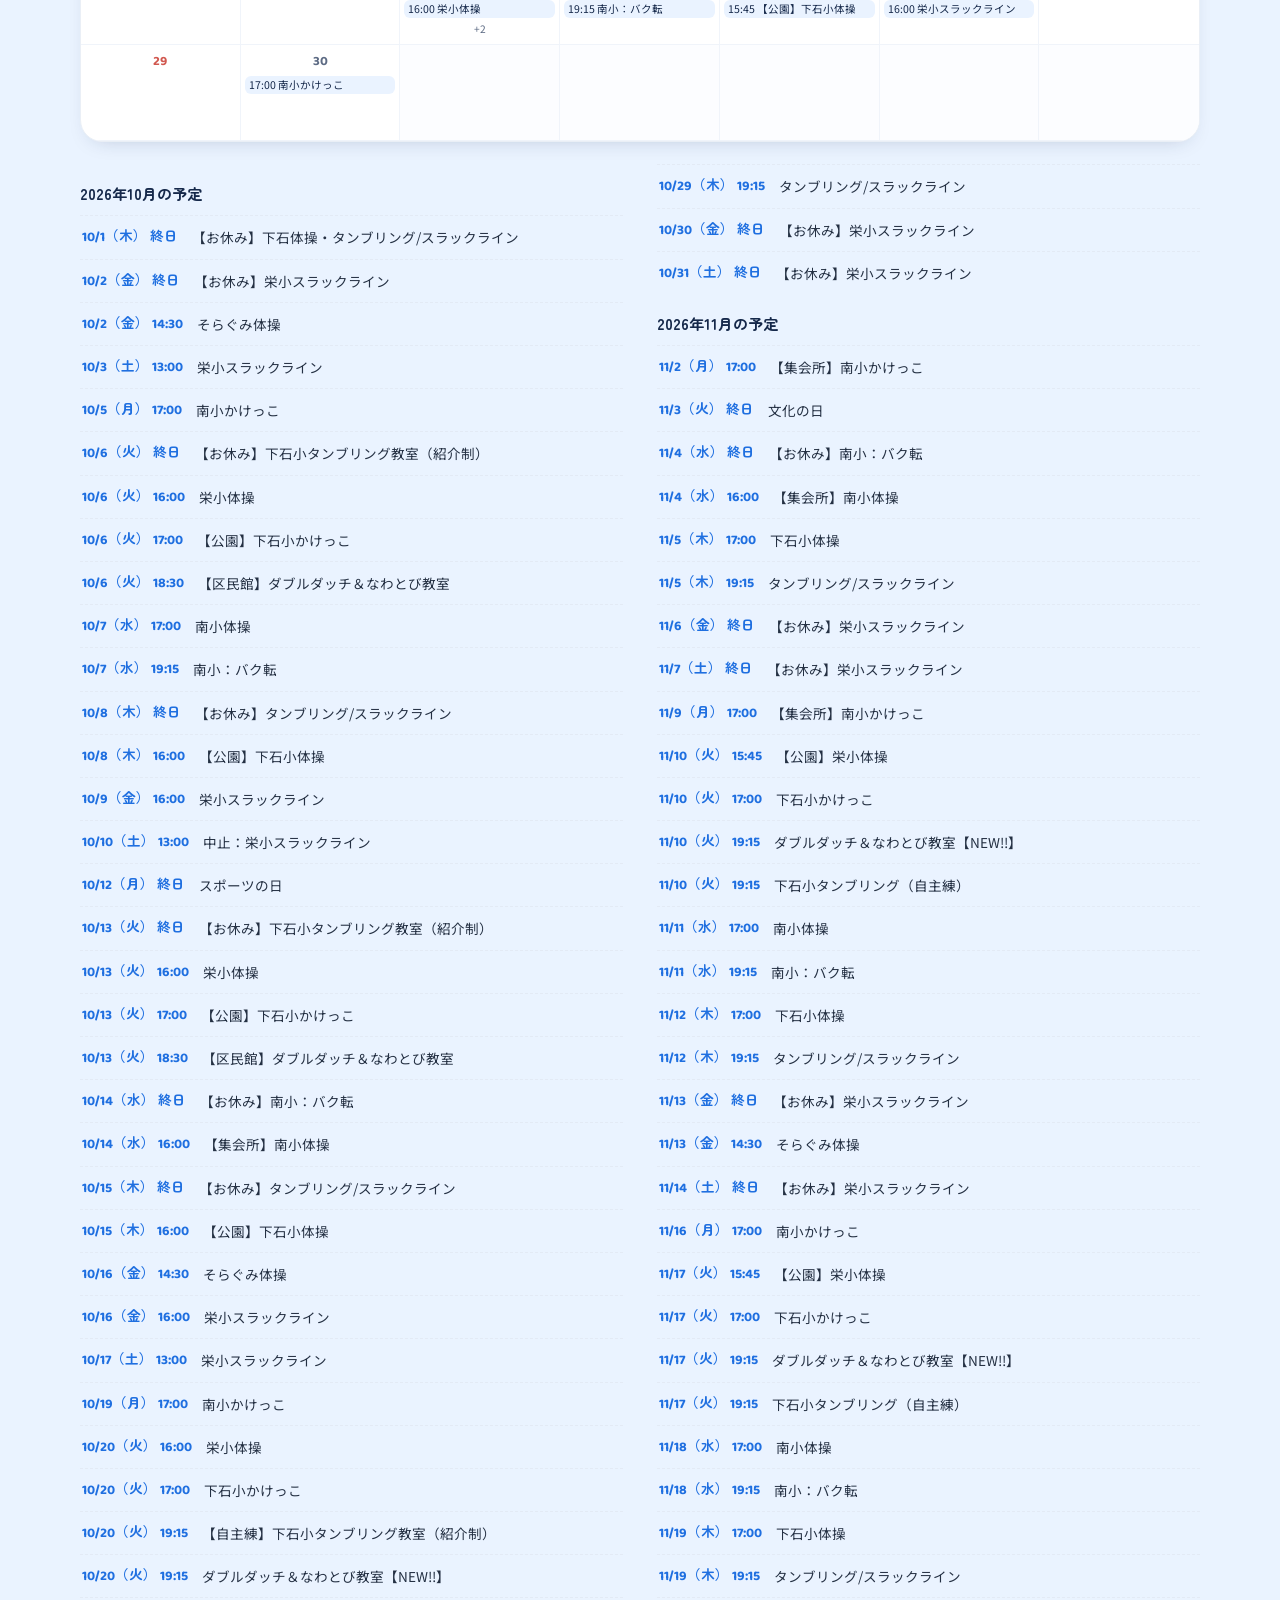
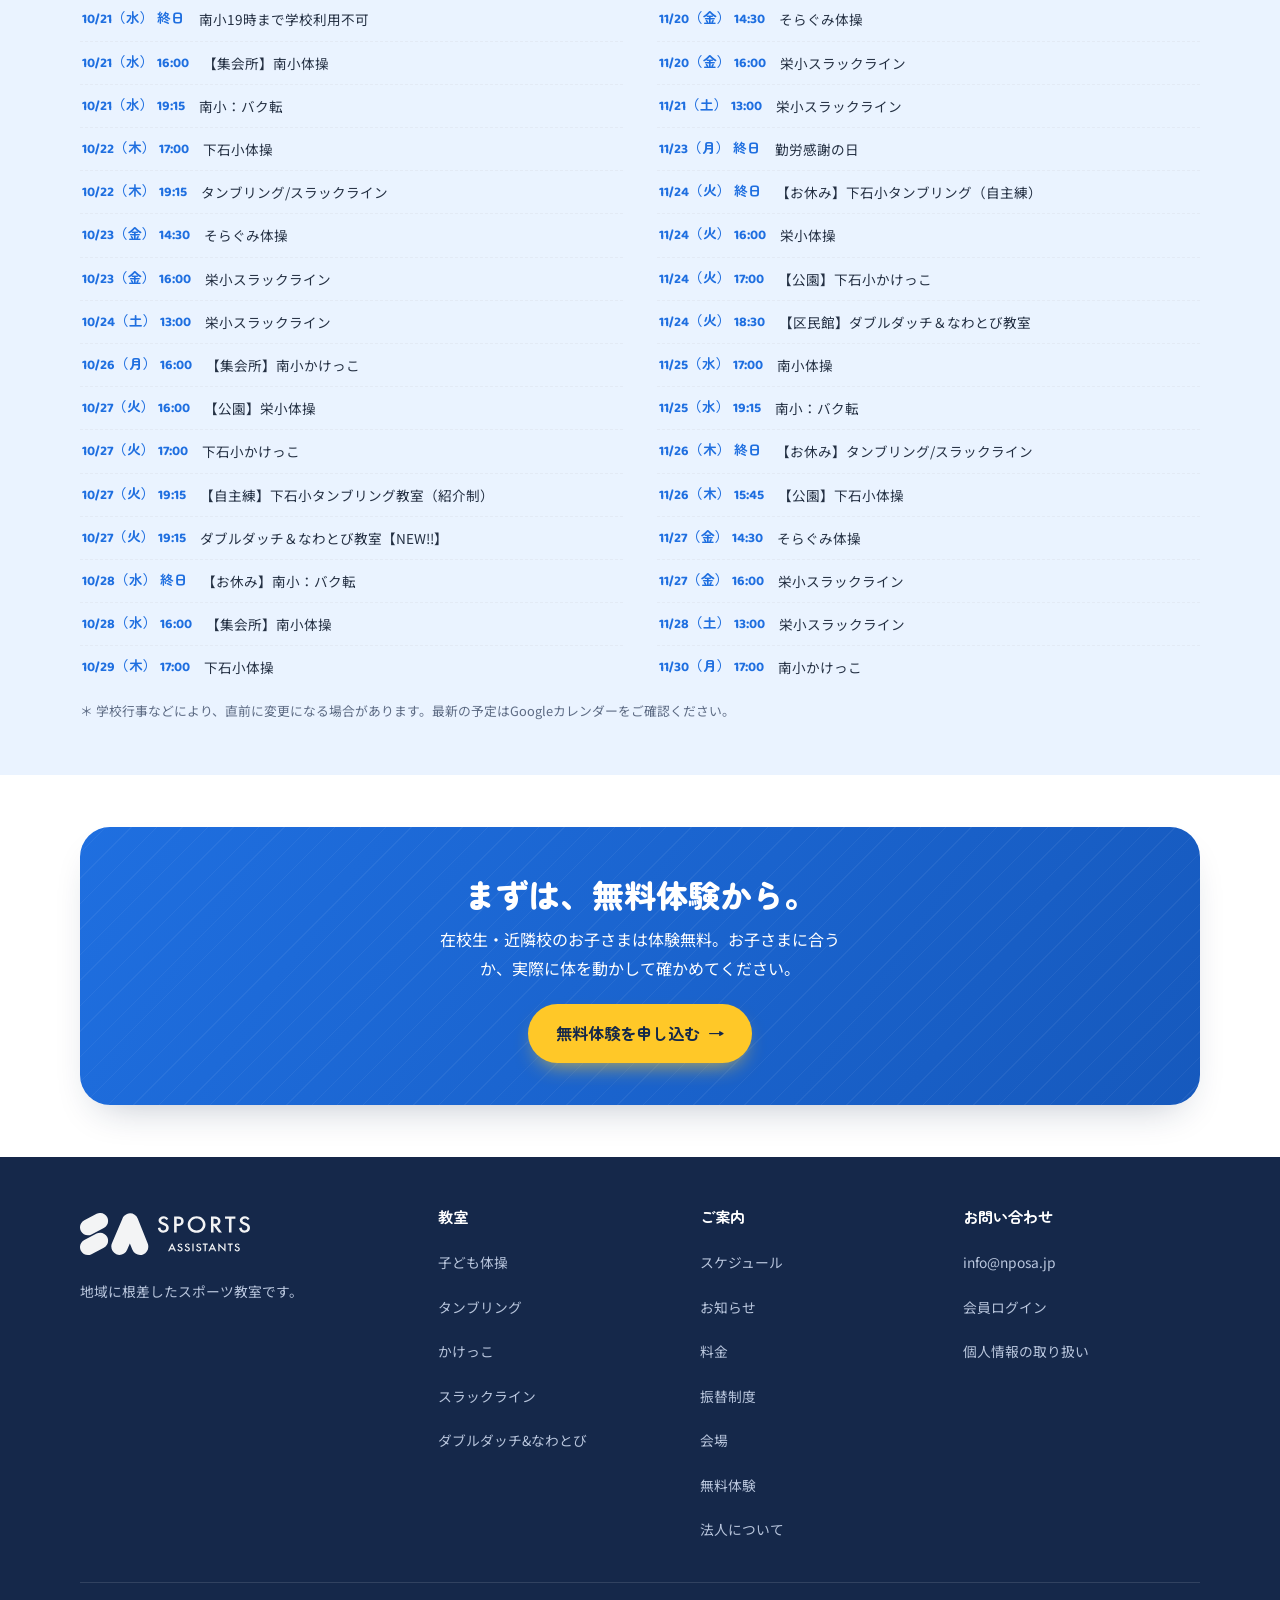
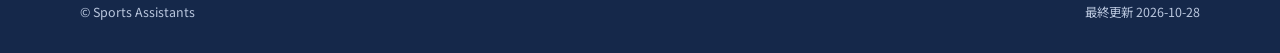
<file: schedule.html>
<!DOCTYPE html>
<html lang="ja">
<head>
<meta name="robots" content="noindex, nofollow">
<meta charset="UTF-8">
<meta name="viewport" content="width=device-width, initial-scale=1.0">
<title>スケジュール｜NPO法人スポーツアシスタント</title>
<meta name="description" content="NPO法人スポーツアシスタントの週間スケジュール（曜日・時間・会場）と、今月・来月の予定。">
<link rel="canonical" href="https://nposa.jp/schedule.html">
<meta property="og:title" content="スケジュール｜NPO法人スポーツアシスタント">
<meta property="og:description" content="NPO法人スポーツアシスタントの週間スケジュール（曜日・時間・会場）と、今月・来月の予定。">
<meta property="og:type" content="website">
<meta property="og:url" content="https://nposa.jp/schedule.html">
<meta property="og:image" content="https://nposa.jp/assets/img/ogp.jpg">
<meta name="twitter:card" content="summary_large_image">
<link rel="icon" type="image/png" href="assets/logo-square.png">
<link rel="preconnect" href="https://fonts.googleapis.com">
<link rel="preconnect" href="https://fonts.gstatic.com" crossorigin>
<link href="https://fonts.googleapis.com/css2?family=Zen+Maru+Gothic:wght@500;700;900&family=Noto+Sans+JP:wght@400;500;700&family=Baloo+2:wght@600;700;800&display=swap" rel="stylesheet">
<link rel="stylesheet" href="assets/site.css">
<noscript><style>.reveal{opacity:1;transform:none}</style></noscript>
</head>
<body>
<div style="position:sticky;top:0;z-index:99;background:#c2410c;color:#fff;text-align:center;font-size:13px;font-weight:700;padding:6px 10px;font-family:sans-serif">確認用プレビューです（公開前・URLは口外しないでください）</div>

<header>
  <div class="wrap nav">
    <a class="logo" href="index.html" aria-label="NPO法人スポーツアシスタント トップ"><img class="mark-img" src="assets/mark.svg" alt=""><span class="site-name">NPO法人スポーツアシスタント</span></a>
    <span class="spacer"></span>
    <nav><a href="index.html#news">お知らせ</a><a href="index.html#programs">教室</a><a class="on" href="schedule.html">スケジュール</a><a href="index.html#transfer">振替制度</a><a href="index.html#price">料金</a><a href="index.html#venues">会場</a></nav>
    <a class="login hide-sp" href="member.html">会員ログイン</a>
    <a class="btn btn-cta" href="apply.html">無料体験</a>
    <button class="menu-btn" id="menuBtn" type="button" aria-expanded="false" aria-controls="menu" aria-label="メニューを開く"><span></span></button>
  </div>
  <div id="menu">
    <div class="wrap">
      <a href="index.html#news">お知らせ</a>
      <a href="index.html#programs">教室</a>
      <div class="sub" data-menu-programs><a href="classes/taiso.html">子ども体操</a><a href="classes/tumbling.html">タンブリング</a><a href="classes/kakekko.html">かけっこ</a><a href="classes/slackline.html">スラックライン</a><a href="classes/doubledutch.html">ダブルダッチ&amp;なわとび</a></div>
      <a href="schedule.html">スケジュール</a>
      <a href="index.html#transfer">振替制度</a><a href="index.html#price">料金</a><a href="index.html#venues">会場</a><a href="index.html#about">法人について</a>
      <a href="member.html">会員ログイン（在籍の方）</a>
    </div>
  </div>
</header>

<!-- スケジュールページの本文テンプレート。
     週間スケジュールは文言マスタ「クラス一覧」タブ、月間カレンダーは
     build_config.json の ics_url（Googleカレンダーの公開ICS）から build.py が生成する。 -->

<section class="page-head">
  <span class="blob b1"></span>
  <div class="wrap">
    <div class="crumb"><a href="index.html">トップ</a> ／ スケジュール</div>
    <h1><em>スケジュール</em></h1>
    <p>毎週の定期スケジュールと、今月・来月の予定です。体験のお申し込みもこちらから。</p>
  </div>
</section>

<main>

  <section id="week">
    <div class="wrap">
      <div class="sec-head reveal"><div class="sec-tag">WEEKLY</div><h2>週間スケジュール</h2>
        <p class="sec-sub">曜日・時間・会場は変更になる場合があります。クラス名を押すと、その教室の詳細ページへ移動します。</p></div>
      <div class="week"><div class="day-block reveal"><h3><span class="d">月</span>月曜日</h3><div class="slot"><span class="t">17:00〜18:30</span><span class="n"><a href="classes/kakekko.html" style="text-decoration:underline;text-decoration-color:var(--blue-soft)">南小かけっこ教室 小学生（月）</a></span><span class="m"><span class="badge subject">かけっこ</span>大泉南小学校 ・ 小学生<span class="badge teiki">定期</span></span></div></div><div class="day-block reveal"><h3><span class="d">火</span>火曜日</h3><div class="slot"><span class="t">16:00〜17:00</span><span class="n"><a href="classes/taiso.html" style="text-decoration:underline;text-decoration-color:var(--blue-soft)">栄小体操教室 園児・低学年クラス（火）</a></span><span class="m"><span class="badge subject">体操</span>栄小学校 ・ 年長〜2年生<span class="badge teiki">定期</span></span></div><div class="slot"><span class="t">17:00〜18:00</span><span class="n"><a href="classes/taiso.html" style="text-decoration:underline;text-decoration-color:var(--blue-soft)">栄小体操教室 高学年クラス（火）</a></span><span class="m"><span class="badge subject">体操</span>栄小学校 ・ 3年生以上<span class="badge teiki">定期</span></span></div><div class="slot"><span class="t">17:00〜19:00</span><span class="n"><a href="classes/kakekko.html" style="text-decoration:underline;text-decoration-color:var(--blue-soft)">下石小かけっこ教室 小学生クラス（火）</a></span><span class="m"><span class="badge subject">かけっこ</span>下石神井小学校 ・ 小学生<span class="badge teiki">定期</span></span></div><div class="slot"><span class="t">19:15〜20:15</span><span class="n"><a href="classes/doubledutch.html" style="text-decoration:underline;text-decoration-color:var(--blue-soft)">ダブルダッチ教室（火）</a></span><span class="m"><span class="badge subject">ダブルダッチ</span>下石神井小学校 ・ 小学1年生〜<span class="badge teiki">定期</span></span></div><div class="slot"><span class="t">19:15〜20:30</span><span class="n"><a href="classes/tumbling.html" style="text-decoration:underline;text-decoration-color:var(--blue-soft)">【自主練】下石小タンブリング教室（火・単発参加のみ）</a></span><span class="m"><span class="badge subject">タンブリング</span>下石神井小学校 ・ 経験者限定（紹介制）<span class="badge tanpatsu">単発</span></span></div></div><div class="day-block reveal"><h3><span class="d">水</span>水曜日</h3><div class="slot"><span class="t">17:00〜17:50</span><span class="n"><a href="classes/taiso.html" style="text-decoration:underline;text-decoration-color:var(--blue-soft)">南小体操教室 園児・低学年クラス（水）</a></span><span class="m"><span class="badge subject">体操</span>大泉南小学校 ・ 年長〜2年生<span class="badge teiki">定期</span></span></div><div class="slot"><span class="t">18:00〜19:00</span><span class="n"><a href="classes/taiso.html" style="text-decoration:underline;text-decoration-color:var(--blue-soft)">南小体操教室 高学年クラス（水）</a></span><span class="m"><span class="badge subject">体操</span>大泉南小学校 ・ 3年生以上<span class="badge teiki">定期</span></span></div><div class="slot"><span class="t">19:15〜20:30</span><span class="n"><a href="classes/tumbling.html" style="text-decoration:underline;text-decoration-color:var(--blue-soft)">南小 バク転教室（水・単発参加のみ）</a></span><span class="m"><span class="badge subject">タンブリング</span>大泉南小学校 ・ —<span class="badge tanpatsu">単発</span></span></div></div><div class="day-block reveal"><h3><span class="d">木</span>木曜日</h3><div class="slot"><span class="t">17:00〜18:00</span><span class="n"><a href="classes/taiso.html" style="text-decoration:underline;text-decoration-color:var(--blue-soft)">下石小体操教室 園児・低学年チーム（木）</a></span><span class="m"><span class="badge subject">体操</span>下石神井小学校 ・ 年長〜2年生<span class="badge teiki">定期</span></span></div><div class="slot"><span class="t">18:00〜19:00</span><span class="n"><a href="classes/taiso.html" style="text-decoration:underline;text-decoration-color:var(--blue-soft)">下石小体操教室 高学年クラス（木・3年生以上推奨）</a></span><span class="m"><span class="badge subject">体操</span>下石神井小学校 ・ 3年生以上推奨<span class="badge teiki">定期</span></span></div><div class="slot"><span class="t">19:15〜20:30</span><span class="n"><a href="classes/tumbling.html" style="text-decoration:underline;text-decoration-color:var(--blue-soft)">下石小タンブリング教室（木・単発参加のみ）</a></span><span class="m"><span class="badge subject">タンブリング</span>下石神井小学校 ・ —<span class="badge tanpatsu">単発</span></span></div><div class="slot"><span class="t">19:15〜20:30</span><span class="n"><a href="classes/slackline.html" style="text-decoration:underline;text-decoration-color:var(--blue-soft)">スラックライン開放（木・単発参加のみ）</a></span><span class="m"><span class="badge subject">スラックライン</span>下石神井小学校 ・ どなたでも<span class="badge tanpatsu">単発</span></span></div></div><div class="day-block reveal"><h3><span class="d">金</span>金曜日</h3><div class="slot"><span class="t">14:30〜</span><span class="n"><a href="classes/taiso.html" style="text-decoration:underline;text-decoration-color:var(--blue-soft)">そらぐみ体操教室 Kidsクラス（金）</a></span><span class="m"><span class="badge subject">体操</span>そらぐみ ・ 未就学児<span class="badge teiki">定期</span></span></div><div class="slot"><span class="t">15:30〜</span><span class="n"><a href="classes/taiso.html" style="text-decoration:underline;text-decoration-color:var(--blue-soft)">そらぐみ体操教室 Midクラス１（金）</a></span><span class="m"><span class="badge subject">体操</span>そらぐみ ・ —<span class="badge teiki">定期</span></span></div><div class="slot"><span class="t">16:00〜18:00</span><span class="n"><a href="classes/slackline.html" style="text-decoration:underline;text-decoration-color:var(--blue-soft)">スラックライン教室 定期教室（金）</a></span><span class="m"><span class="badge subject">スラックライン</span>栄小学校 ・ 小学生〜大人<span class="badge teiki">定期</span></span></div><div class="slot"><span class="t">16:30〜</span><span class="n"><a href="classes/taiso.html" style="text-decoration:underline;text-decoration-color:var(--blue-soft)">そらぐみ体操教室 Midクラス２（金）</a></span><span class="m"><span class="badge subject">体操</span>そらぐみ ・ —<span class="badge teiki">定期</span></span></div><div class="slot"><span class="t">17:30〜</span><span class="n"><a href="classes/taiso.html" style="text-decoration:underline;text-decoration-color:var(--blue-soft)">そらぐみ体操教室 Highクラス（金）</a></span><span class="m"><span class="badge subject">体操</span>そらぐみ ・ —<span class="badge teiki">定期</span></span></div><div class="slot"><span class="t">18:00〜21:00</span><span class="n"><a href="classes/slackline.html" style="text-decoration:underline;text-decoration-color:var(--blue-soft)">スラックライン開放（金夜・単発参加のみ）</a></span><span class="m"><span class="badge subject">スラックライン</span>栄小学校 ・ どなたでも<span class="badge tanpatsu">単発</span></span></div><div class="slot"><span class="t">—</span><span class="n"><a href="classes/slackline.html" style="text-decoration:underline;text-decoration-color:var(--blue-soft)">スラックライン教室 中高学生クラス（金）</a></span><span class="m"><span class="badge subject">スラックライン</span>栄小学校 ・ 中高生<span class="badge teiki">定期</span></span></div></div><div class="day-block reveal"><h3><span class="d">土</span>土曜日</h3><div class="slot"><span class="t">13:00〜18:00</span><span class="n"><a href="classes/slackline.html" style="text-decoration:underline;text-decoration-color:var(--blue-soft)">スラックライン開放（土・単発参加のみ）</a></span><span class="m"><span class="badge subject">スラックライン</span>栄小学校 ・ どなたでも<span class="badge tanpatsu">単発</span></span></div></div></div>
    </div>
  </section>

  <section id="calendar" style="background:var(--sky)">
    <div class="wrap">
      <div class="sec-head reveal"><div class="sec-tag">CALENDAR</div><h2>今月・来月の予定</h2>
        <p class="sec-sub">イベントや休講、単発クラスの開催日はこちらでご確認ください。</p></div>
      <div class="gcal reveal"><div><b>Googleカレンダーで最新の予定を見る</b><span>直前の変更・休講もこちらに反映されます。</span></div><a class="btn btn-ghost" href="https://calendar.google.com/calendar/embed?src=npo.sports.assistants%40gmail.com&amp;ctz=Asia%2FTokyo" target="_blank" rel="noopener">カレンダーを開く →</a></div>
      <p class="cal-hint">＊ 帯のある日に予定があります。その日の内容は下の一覧をご覧ください。</p><div class="cal reveal"><h3><span class="ym">2026年10月</span></h3><div class="cal-grid"><div class="dow sun">日</div><div class="dow">月</div><div class="dow">火</div><div class="dow">水</div><div class="dow">木</div><div class="dow">金</div><div class="dow sat">土</div><div class="cell pad"></div><div class="cell pad"></div><div class="cell pad"></div><div class="cell pad"></div><div class="cell"><span class="dnum">1</span><span class="ev allday" title="【お休み】下石体操・タンブリング/スラックライン">【お休み】下石体操・タンブリング/スラックライン</span></div><div class="cell"><span class="dnum">2</span><span class="ev allday" title="【お休み】栄小スラックライン">【お休み】栄小スラックライン</span><span class="ev" title="そらぐみ体操">14:30 そらぐみ体操</span></div><div class="cell sat"><span class="dnum">3</span><span class="ev" title="栄小スラックライン">13:00 栄小スラックライン</span></div><div class="cell sun"><span class="dnum">4</span></div><div class="cell"><span class="dnum">5</span><span class="ev" title="南小かけっこ">17:00 南小かけっこ</span></div><div class="cell"><span class="dnum">6</span><span class="ev allday" title="【お休み】下石小タンブリング教室（紹介制）">【お休み】下石小タンブリング教室（紹介制）</span><span class="ev" title="栄小体操">16:00 栄小体操</span><span class="ev-more">+2</span></div><div class="cell"><span class="dnum">7</span><span class="ev" title="南小体操">17:00 南小体操</span><span class="ev" title="南小：バク転">19:15 南小：バク転</span></div><div class="cell"><span class="dnum">8</span><span class="ev allday" title="【お休み】タンブリング/スラックライン">【お休み】タンブリング/スラックライン</span><span class="ev" title="【公園】下石小体操">16:00 【公園】下石小体操</span></div><div class="cell"><span class="dnum">9</span><span class="ev" title="栄小スラックライン">16:00 栄小スラックライン</span></div><div class="cell sat"><span class="dnum">10</span><span class="ev" title="中止：栄小スラックライン">13:00 中止：栄小スラックライン</span></div><div class="cell sun"><span class="dnum">11</span></div><div class="cell"><span class="dnum">12</span><span class="ev allday" title="スポーツの日">スポーツの日</span></div><div class="cell"><span class="dnum">13</span><span class="ev allday" title="【お休み】下石小タンブリング教室（紹介制）">【お休み】下石小タンブリング教室（紹介制）</span><span class="ev" title="栄小体操">16:00 栄小体操</span><span class="ev-more">+2</span></div><div class="cell"><span class="dnum">14</span><span class="ev allday" title="【お休み】南小：バク転">【お休み】南小：バク転</span><span class="ev" title="【集会所】南小体操">16:00 【集会所】南小体操</span></div><div class="cell"><span class="dnum">15</span><span class="ev allday" title="【お休み】タンブリング/スラックライン">【お休み】タンブリング/スラックライン</span><span class="ev" title="【公園】下石小体操">16:00 【公園】下石小体操</span></div><div class="cell"><span class="dnum">16</span><span class="ev" title="そらぐみ体操">14:30 そらぐみ体操</span><span class="ev" title="栄小スラックライン">16:00 栄小スラックライン</span></div><div class="cell sat"><span class="dnum">17</span><span class="ev" title="栄小スラックライン">13:00 栄小スラックライン</span></div><div class="cell sun"><span class="dnum">18</span></div><div class="cell"><span class="dnum">19</span><span class="ev" title="南小かけっこ">17:00 南小かけっこ</span></div><div class="cell"><span class="dnum">20</span><span class="ev" title="栄小体操">16:00 栄小体操</span><span class="ev" title="下石小かけっこ">17:00 下石小かけっこ</span><span class="ev-more">+2</span></div><div class="cell"><span class="dnum">21</span><span class="ev allday" title="南小19時まで学校利用不可">南小19時まで学校利用不可</span><span class="ev" title="【集会所】南小体操">16:00 【集会所】南小体操</span><span class="ev-more">+1</span></div><div class="cell"><span class="dnum">22</span><span class="ev" title="下石小体操">17:00 下石小体操</span><span class="ev" title="タンブリング/スラックライン">19:15 タンブリング/スラックライン</span></div><div class="cell"><span class="dnum">23</span><span class="ev" title="そらぐみ体操">14:30 そらぐみ体操</span><span class="ev" title="栄小スラックライン">16:00 栄小スラックライン</span></div><div class="cell sat"><span class="dnum">24</span><span class="ev" title="栄小スラックライン">13:00 栄小スラックライン</span></div><div class="cell sun"><span class="dnum">25</span></div><div class="cell"><span class="dnum">26</span><span class="ev" title="【集会所】南小かけっこ">16:00 【集会所】南小かけっこ</span></div><div class="cell"><span class="dnum">27</span><span class="ev" title="【公園】栄小体操">16:00 【公園】栄小体操</span><span class="ev" title="下石小かけっこ">17:00 下石小かけっこ</span><span class="ev-more">+2</span></div><div class="cell today"><span class="dnum">28</span><span class="ev allday" title="【お休み】南小：バク転">【お休み】南小：バク転</span><span class="ev" title="【集会所】南小体操">16:00 【集会所】南小体操</span></div><div class="cell"><span class="dnum">29</span><span class="ev" title="下石小体操">17:00 下石小体操</span><span class="ev" title="タンブリング/スラックライン">19:15 タンブリング/スラックライン</span></div><div class="cell"><span class="dnum">30</span><span class="ev allday" title="【お休み】栄小スラックライン">【お休み】栄小スラックライン</span></div><div class="cell sat"><span class="dnum">31</span><span class="ev allday" title="【お休み】栄小スラックライン">【お休み】栄小スラックライン</span></div></div></div><div class="cal reveal"><h3><span class="ym">2026年11月</span></h3><div class="cal-grid"><div class="dow sun">日</div><div class="dow">月</div><div class="dow">火</div><div class="dow">水</div><div class="dow">木</div><div class="dow">金</div><div class="dow sat">土</div><div class="cell sun"><span class="dnum">1</span></div><div class="cell"><span class="dnum">2</span><span class="ev" title="【集会所】南小かけっこ">17:00 【集会所】南小かけっこ</span></div><div class="cell"><span class="dnum">3</span><span class="ev allday" title="文化の日">文化の日</span></div><div class="cell"><span class="dnum">4</span><span class="ev allday" title="【お休み】南小：バク転">【お休み】南小：バク転</span><span class="ev" title="【集会所】南小体操">16:00 【集会所】南小体操</span></div><div class="cell"><span class="dnum">5</span><span class="ev" title="下石小体操">17:00 下石小体操</span><span class="ev" title="タンブリング/スラックライン">19:15 タンブリング/スラックライン</span></div><div class="cell"><span class="dnum">6</span><span class="ev allday" title="【お休み】栄小スラックライン">【お休み】栄小スラックライン</span></div><div class="cell sat"><span class="dnum">7</span><span class="ev allday" title="【お休み】栄小スラックライン">【お休み】栄小スラックライン</span></div><div class="cell sun"><span class="dnum">8</span></div><div class="cell"><span class="dnum">9</span><span class="ev" title="【集会所】南小かけっこ">17:00 【集会所】南小かけっこ</span></div><div class="cell"><span class="dnum">10</span><span class="ev" title="【公園】栄小体操">15:45 【公園】栄小体操</span><span class="ev" title="下石小かけっこ">17:00 下石小かけっこ</span><span class="ev-more">+2</span></div><div class="cell"><span class="dnum">11</span><span class="ev" title="南小体操">17:00 南小体操</span><span class="ev" title="南小：バク転">19:15 南小：バク転</span></div><div class="cell"><span class="dnum">12</span><span class="ev" title="下石小体操">17:00 下石小体操</span><span class="ev" title="タンブリング/スラックライン">19:15 タンブリング/スラックライン</span></div><div class="cell"><span class="dnum">13</span><span class="ev allday" title="【お休み】栄小スラックライン">【お休み】栄小スラックライン</span><span class="ev" title="そらぐみ体操">14:30 そらぐみ体操</span></div><div class="cell sat"><span class="dnum">14</span><span class="ev allday" title="【お休み】栄小スラックライン">【お休み】栄小スラックライン</span></div><div class="cell sun"><span class="dnum">15</span></div><div class="cell"><span class="dnum">16</span><span class="ev" title="南小かけっこ">17:00 南小かけっこ</span></div><div class="cell"><span class="dnum">17</span><span class="ev" title="【公園】栄小体操">15:45 【公園】栄小体操</span><span class="ev" title="下石小かけっこ">17:00 下石小かけっこ</span><span class="ev-more">+2</span></div><div class="cell"><span class="dnum">18</span><span class="ev" title="南小体操">17:00 南小体操</span><span class="ev" title="南小：バク転">19:15 南小：バク転</span></div><div class="cell"><span class="dnum">19</span><span class="ev" title="下石小体操">17:00 下石小体操</span><span class="ev" title="タンブリング/スラックライン">19:15 タンブリング/スラックライン</span></div><div class="cell"><span class="dnum">20</span><span class="ev" title="そらぐみ体操">14:30 そらぐみ体操</span><span class="ev" title="栄小スラックライン">16:00 栄小スラックライン</span></div><div class="cell sat"><span class="dnum">21</span><span class="ev" title="栄小スラックライン">13:00 栄小スラックライン</span></div><div class="cell sun"><span class="dnum">22</span></div><div class="cell"><span class="dnum">23</span><span class="ev allday" title="勤労感謝の日">勤労感謝の日</span></div><div class="cell"><span class="dnum">24</span><span class="ev allday" title="【お休み】下石小タンブリング（自主練）">【お休み】下石小タンブリング（自主練）</span><span class="ev" title="栄小体操">16:00 栄小体操</span><span class="ev-more">+2</span></div><div class="cell"><span class="dnum">25</span><span class="ev" title="南小体操">17:00 南小体操</span><span class="ev" title="南小：バク転">19:15 南小：バク転</span></div><div class="cell"><span class="dnum">26</span><span class="ev allday" title="【お休み】タンブリング/スラックライン">【お休み】タンブリング/スラックライン</span><span class="ev" title="【公園】下石小体操">15:45 【公園】下石小体操</span></div><div class="cell"><span class="dnum">27</span><span class="ev" title="そらぐみ体操">14:30 そらぐみ体操</span><span class="ev" title="栄小スラックライン">16:00 栄小スラックライン</span></div><div class="cell sat"><span class="dnum">28</span><span class="ev" title="栄小スラックライン">13:00 栄小スラックライン</span></div><div class="cell sun"><span class="dnum">29</span></div><div class="cell"><span class="dnum">30</span><span class="ev" title="南小かけっこ">17:00 南小かけっこ</span></div><div class="cell pad"></div><div class="cell pad"></div><div class="cell pad"></div><div class="cell pad"></div><div class="cell pad"></div></div></div><div class="cal-list reveal"><h4>2026年10月の予定</h4><div class="li"><time>10/1（木） 終日</time><span class="s">【お休み】下石体操・タンブリング/スラックライン</span></div><div class="li"><time>10/2（金） 終日</time><span class="s">【お休み】栄小スラックライン</span></div><div class="li"><time>10/2（金） 14:30</time><span class="s">そらぐみ体操</span></div><div class="li"><time>10/3（土） 13:00</time><span class="s">栄小スラックライン</span></div><div class="li"><time>10/5（月） 17:00</time><span class="s">南小かけっこ</span></div><div class="li"><time>10/6（火） 終日</time><span class="s">【お休み】下石小タンブリング教室（紹介制）</span></div><div class="li"><time>10/6（火） 16:00</time><span class="s">栄小体操</span></div><div class="li"><time>10/6（火） 17:00</time><span class="s">【公園】下石小かけっこ</span></div><div class="li"><time>10/6（火） 18:30</time><span class="s">【区民館】ダブルダッチ＆なわとび教室</span></div><div class="li"><time>10/7（水） 17:00</time><span class="s">南小体操</span></div><div class="li"><time>10/7（水） 19:15</time><span class="s">南小：バク転</span></div><div class="li"><time>10/8（木） 終日</time><span class="s">【お休み】タンブリング/スラックライン</span></div><div class="li"><time>10/8（木） 16:00</time><span class="s">【公園】下石小体操</span></div><div class="li"><time>10/9（金） 16:00</time><span class="s">栄小スラックライン</span></div><div class="li"><time>10/10（土） 13:00</time><span class="s">中止：栄小スラックライン</span></div><div class="li"><time>10/12（月） 終日</time><span class="s">スポーツの日</span></div><div class="li"><time>10/13（火） 終日</time><span class="s">【お休み】下石小タンブリング教室（紹介制）</span></div><div class="li"><time>10/13（火） 16:00</time><span class="s">栄小体操</span></div><div class="li"><time>10/13（火） 17:00</time><span class="s">【公園】下石小かけっこ</span></div><div class="li"><time>10/13（火） 18:30</time><span class="s">【区民館】ダブルダッチ＆なわとび教室</span></div><div class="li"><time>10/14（水） 終日</time><span class="s">【お休み】南小：バク転</span></div><div class="li"><time>10/14（水） 16:00</time><span class="s">【集会所】南小体操</span></div><div class="li"><time>10/15（木） 終日</time><span class="s">【お休み】タンブリング/スラックライン</span></div><div class="li"><time>10/15（木） 16:00</time><span class="s">【公園】下石小体操</span></div><div class="li"><time>10/16（金） 14:30</time><span class="s">そらぐみ体操</span></div><div class="li"><time>10/16（金） 16:00</time><span class="s">栄小スラックライン</span></div><div class="li"><time>10/17（土） 13:00</time><span class="s">栄小スラックライン</span></div><div class="li"><time>10/19（月） 17:00</time><span class="s">南小かけっこ</span></div><div class="li"><time>10/20（火） 16:00</time><span class="s">栄小体操</span></div><div class="li"><time>10/20（火） 17:00</time><span class="s">下石小かけっこ</span></div><div class="li"><time>10/20（火） 19:15</time><span class="s">【自主練】下石小タンブリング教室（紹介制）</span></div><div class="li"><time>10/20（火） 19:15</time><span class="s">ダブルダッチ＆なわとび教室【NEW!!】</span></div><div class="li"><time>10/21（水） 終日</time><span class="s">南小19時まで学校利用不可</span></div><div class="li"><time>10/21（水） 16:00</time><span class="s">【集会所】南小体操</span></div><div class="li"><time>10/21（水） 19:15</time><span class="s">南小：バク転</span></div><div class="li"><time>10/22（木） 17:00</time><span class="s">下石小体操</span></div><div class="li"><time>10/22（木） 19:15</time><span class="s">タンブリング/スラックライン</span></div><div class="li"><time>10/23（金） 14:30</time><span class="s">そらぐみ体操</span></div><div class="li"><time>10/23（金） 16:00</time><span class="s">栄小スラックライン</span></div><div class="li"><time>10/24（土） 13:00</time><span class="s">栄小スラックライン</span></div><div class="li"><time>10/26（月） 16:00</time><span class="s">【集会所】南小かけっこ</span></div><div class="li"><time>10/27（火） 16:00</time><span class="s">【公園】栄小体操</span></div><div class="li"><time>10/27（火） 17:00</time><span class="s">下石小かけっこ</span></div><div class="li"><time>10/27（火） 19:15</time><span class="s">【自主練】下石小タンブリング教室（紹介制）</span></div><div class="li"><time>10/27（火） 19:15</time><span class="s">ダブルダッチ＆なわとび教室【NEW!!】</span></div><div class="li"><time>10/28（水） 終日</time><span class="s">【お休み】南小：バク転</span></div><div class="li"><time>10/28（水） 16:00</time><span class="s">【集会所】南小体操</span></div><div class="li"><time>10/29（木） 17:00</time><span class="s">下石小体操</span></div><div class="li"><time>10/29（木） 19:15</time><span class="s">タンブリング/スラックライン</span></div><div class="li"><time>10/30（金） 終日</time><span class="s">【お休み】栄小スラックライン</span></div><div class="li"><time>10/31（土） 終日</time><span class="s">【お休み】栄小スラックライン</span></div><h4>2026年11月の予定</h4><div class="li"><time>11/2（月） 17:00</time><span class="s">【集会所】南小かけっこ</span></div><div class="li"><time>11/3（火） 終日</time><span class="s">文化の日</span></div><div class="li"><time>11/4（水） 終日</time><span class="s">【お休み】南小：バク転</span></div><div class="li"><time>11/4（水） 16:00</time><span class="s">【集会所】南小体操</span></div><div class="li"><time>11/5（木） 17:00</time><span class="s">下石小体操</span></div><div class="li"><time>11/5（木） 19:15</time><span class="s">タンブリング/スラックライン</span></div><div class="li"><time>11/6（金） 終日</time><span class="s">【お休み】栄小スラックライン</span></div><div class="li"><time>11/7（土） 終日</time><span class="s">【お休み】栄小スラックライン</span></div><div class="li"><time>11/9（月） 17:00</time><span class="s">【集会所】南小かけっこ</span></div><div class="li"><time>11/10（火） 15:45</time><span class="s">【公園】栄小体操</span></div><div class="li"><time>11/10（火） 17:00</time><span class="s">下石小かけっこ</span></div><div class="li"><time>11/10（火） 19:15</time><span class="s">ダブルダッチ＆なわとび教室【NEW!!】</span></div><div class="li"><time>11/10（火） 19:15</time><span class="s">下石小タンブリング（自主練）</span></div><div class="li"><time>11/11（水） 17:00</time><span class="s">南小体操</span></div><div class="li"><time>11/11（水） 19:15</time><span class="s">南小：バク転</span></div><div class="li"><time>11/12（木） 17:00</time><span class="s">下石小体操</span></div><div class="li"><time>11/12（木） 19:15</time><span class="s">タンブリング/スラックライン</span></div><div class="li"><time>11/13（金） 終日</time><span class="s">【お休み】栄小スラックライン</span></div><div class="li"><time>11/13（金） 14:30</time><span class="s">そらぐみ体操</span></div><div class="li"><time>11/14（土） 終日</time><span class="s">【お休み】栄小スラックライン</span></div><div class="li"><time>11/16（月） 17:00</time><span class="s">南小かけっこ</span></div><div class="li"><time>11/17（火） 15:45</time><span class="s">【公園】栄小体操</span></div><div class="li"><time>11/17（火） 17:00</time><span class="s">下石小かけっこ</span></div><div class="li"><time>11/17（火） 19:15</time><span class="s">ダブルダッチ＆なわとび教室【NEW!!】</span></div><div class="li"><time>11/17（火） 19:15</time><span class="s">下石小タンブリング（自主練）</span></div><div class="li"><time>11/18（水） 17:00</time><span class="s">南小体操</span></div><div class="li"><time>11/18（水） 19:15</time><span class="s">南小：バク転</span></div><div class="li"><time>11/19（木） 17:00</time><span class="s">下石小体操</span></div><div class="li"><time>11/19（木） 19:15</time><span class="s">タンブリング/スラックライン</span></div><div class="li"><time>11/20（金） 14:30</time><span class="s">そらぐみ体操</span></div><div class="li"><time>11/20（金） 16:00</time><span class="s">栄小スラックライン</span></div><div class="li"><time>11/21（土） 13:00</time><span class="s">栄小スラックライン</span></div><div class="li"><time>11/23（月） 終日</time><span class="s">勤労感謝の日</span></div><div class="li"><time>11/24（火） 終日</time><span class="s">【お休み】下石小タンブリング（自主練）</span></div><div class="li"><time>11/24（火） 16:00</time><span class="s">栄小体操</span></div><div class="li"><time>11/24（火） 17:00</time><span class="s">【公園】下石小かけっこ</span></div><div class="li"><time>11/24（火） 18:30</time><span class="s">【区民館】ダブルダッチ＆なわとび教室</span></div><div class="li"><time>11/25（水） 17:00</time><span class="s">南小体操</span></div><div class="li"><time>11/25（水） 19:15</time><span class="s">南小：バク転</span></div><div class="li"><time>11/26（木） 終日</time><span class="s">【お休み】タンブリング/スラックライン</span></div><div class="li"><time>11/26（木） 15:45</time><span class="s">【公園】下石小体操</span></div><div class="li"><time>11/27（金） 14:30</time><span class="s">そらぐみ体操</span></div><div class="li"><time>11/27（金） 16:00</time><span class="s">栄小スラックライン</span></div><div class="li"><time>11/28（土） 13:00</time><span class="s">栄小スラックライン</span></div><div class="li"><time>11/30（月） 17:00</time><span class="s">南小かけっこ</span></div></div><p class="cal-note">＊ 学校行事などにより、直前に変更になる場合があります。最新の予定はGoogleカレンダーをご確認ください。</p>
    </div>
  </section>

  <section id="cta">
    <div class="wrap">
      <div class="band reveal">
        <h2 data-copy-id="TOP-CTA-01">まずは、無料体験から。</h2>
        <p data-copy-id="TOP-CTA-02">在校生・近隣校のお子さまは体験無料。お子さまに合うか、実際に体を動かして確かめてください。</p>
        <a class="btn btn-cta" href="apply.html"><span data-copy-id="TOP-CTA-03">無料体験を申し込む</span> →</a>
      </div>
    </div>
  </section>

</main>


<footer>
  <div class="wrap foot-grid">
    <div>
      <a class="foot-logo" href="index.html"><img src="assets/logo-yoko-white.svg" alt="SPORTS ASSISTANTS"></a>
      <p style="margin-top:14px;max-width:30ch" data-copy-id="TOP-FTR-01">地域に根差したスポーツ教室です。</p>
    </div>
    <div><h5>教室</h5><div data-footer-programs><a href="classes/taiso.html">子ども体操</a><a href="classes/tumbling.html">タンブリング</a><a href="classes/kakekko.html">かけっこ</a><a href="classes/slackline.html">スラックライン</a><a href="classes/doubledutch.html">ダブルダッチ&amp;なわとび</a></div></div>
    <div><h5>ご案内</h5><a href="schedule.html">スケジュール</a><a href="index.html#news">お知らせ</a><a href="index.html#price">料金</a><a href="index.html#transfer">振替制度</a><a href="index.html#venues">会場</a><a href="apply.html">無料体験</a><a href="index.html#about">法人について</a></div>
    <div><h5>お問い合わせ</h5><a href="mailto:info@nposa.jp" data-copy-id="TOP-FTR-02">info@nposa.jp</a><a href="member.html">会員ログイン</a><a href="privacy.html">個人情報の取り扱い</a></div>
  </div>
  <div class="wrap copy"><span data-copy-id="TOP-FTR-03">© Sports Assistants</span><span>最終更新 2026-10-28</span></div>
</footer>

<script>
  // スマホメニューの開閉（index.html と同じ挙動）
  const menuBtn=document.getElementById('menuBtn'), menu=document.getElementById('menu');
  const setMenu=(open)=>{menu.classList.toggle('open',open);menuBtn.setAttribute('aria-expanded',open);
    menuBtn.setAttribute('aria-label',open?'メニューを閉じる':'メニューを開く')};
  menuBtn.addEventListener('click',()=>setMenu(!menu.classList.contains('open')));
  menu.addEventListener('click',(e)=>{if(e.target.closest('a'))setMenu(false)});
  document.addEventListener('keydown',(e)=>{if(e.key==='Escape')setMenu(false)});

  const io=new IntersectionObserver((es)=>{es.forEach(e=>{if(e.isIntersecting){e.target.classList.add('in');io.unobserve(e.target)}})},{threshold:.12});
  document.querySelectorAll('.reveal').forEach((el,i)=>{el.style.transitionDelay=(i%3*70)+'ms';io.observe(el)});
</script>
</body>
</html>
</file>
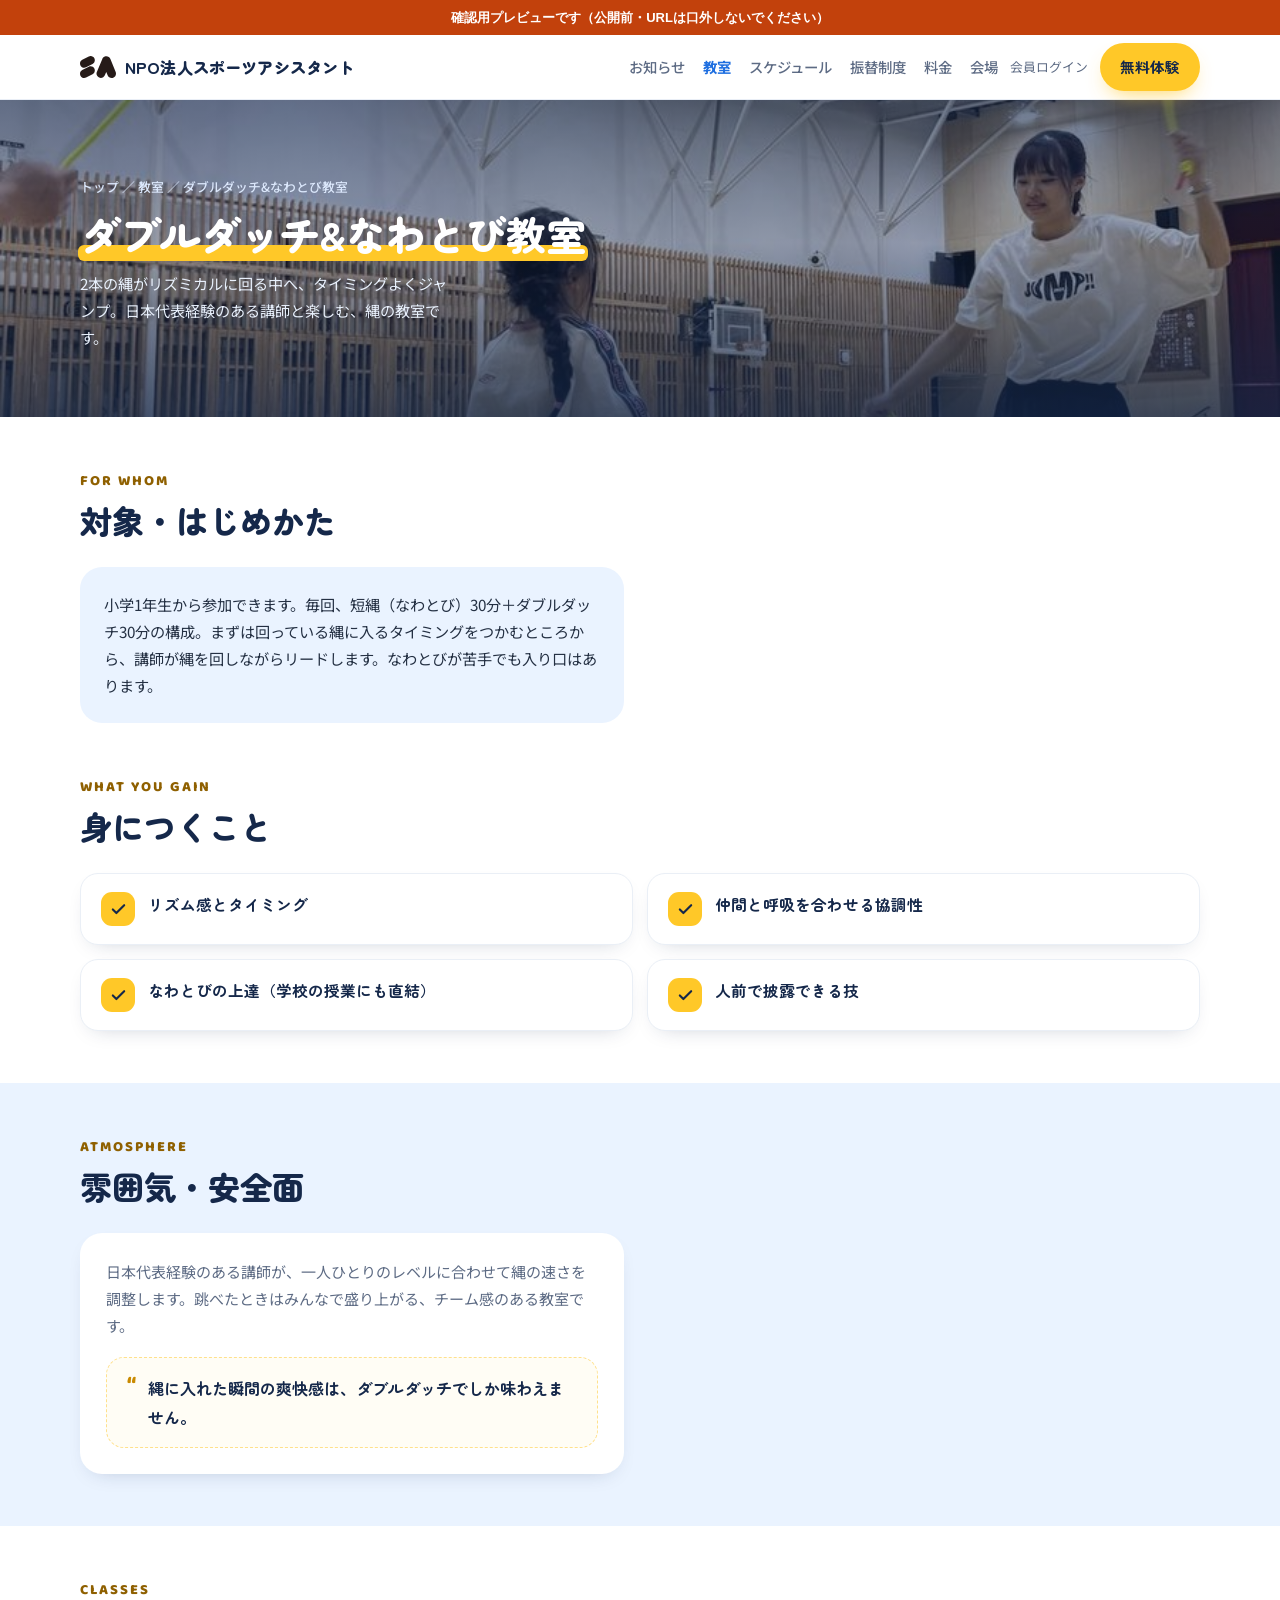
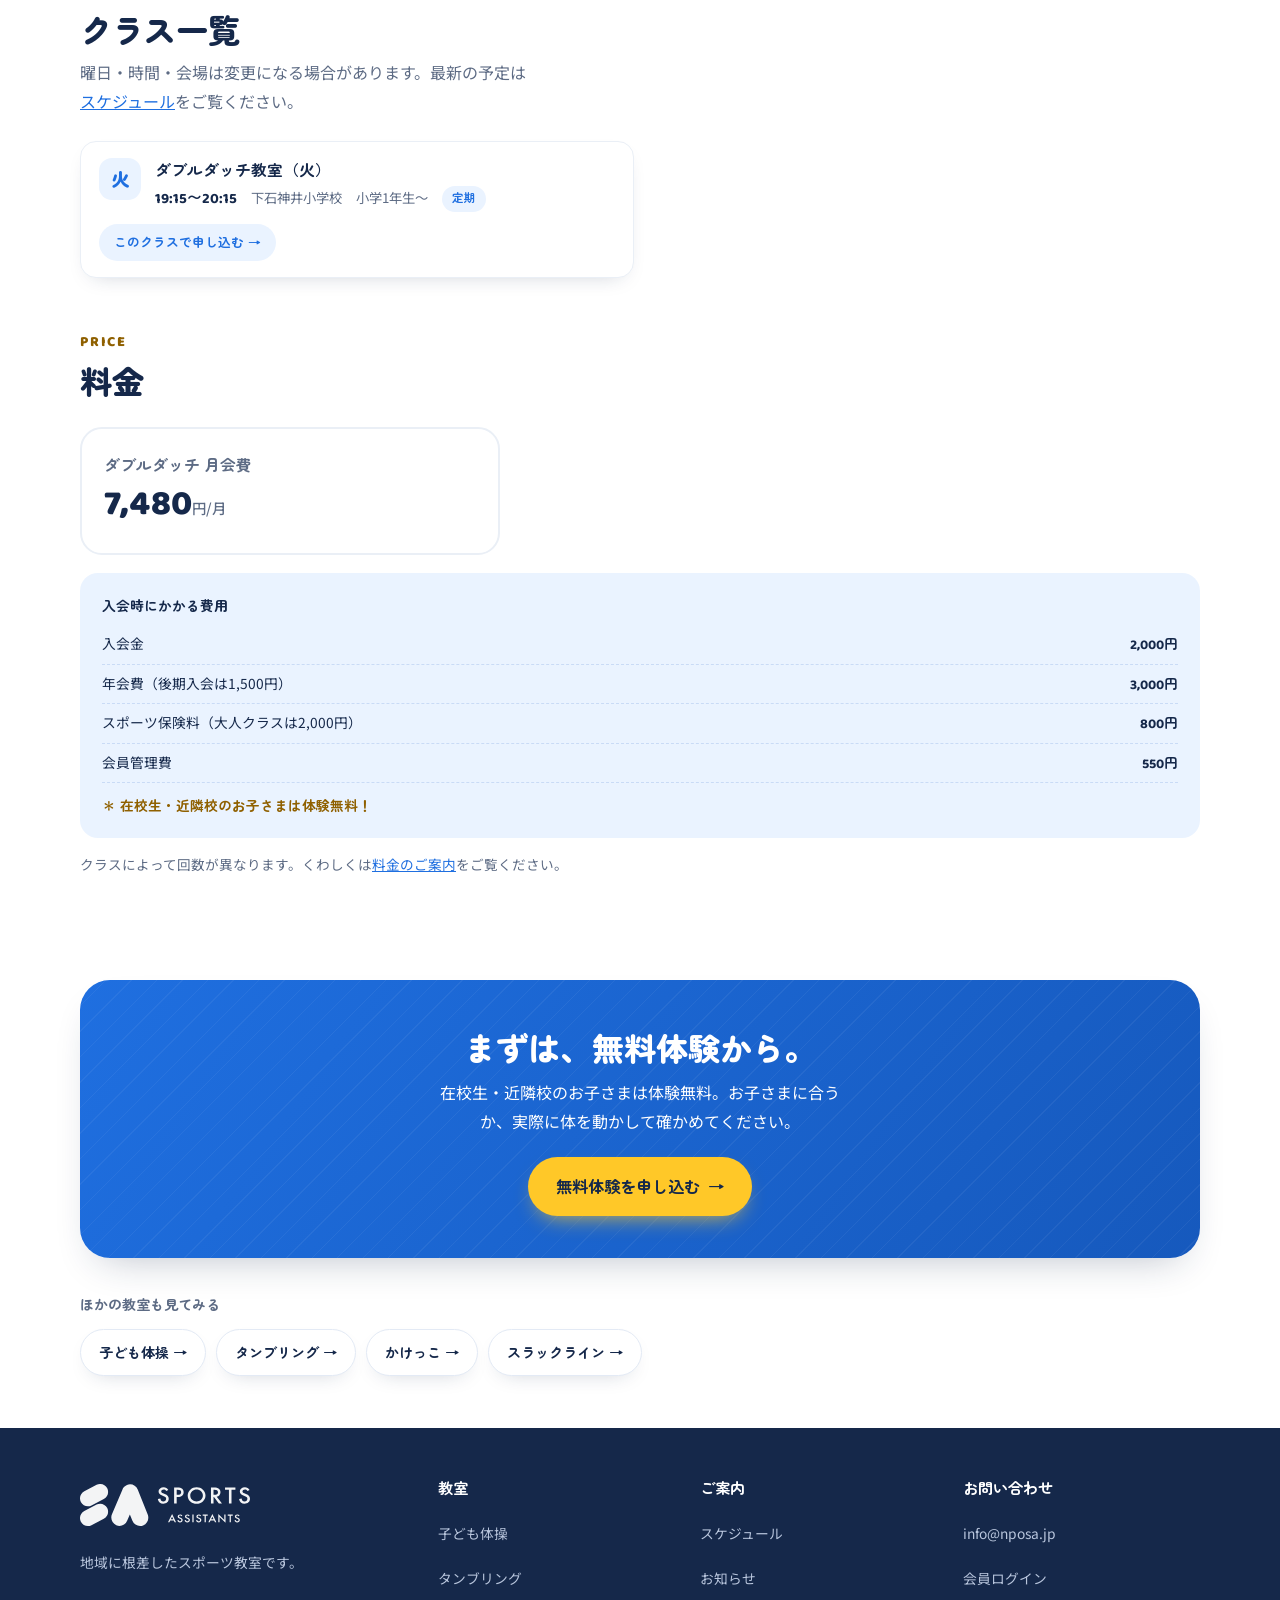
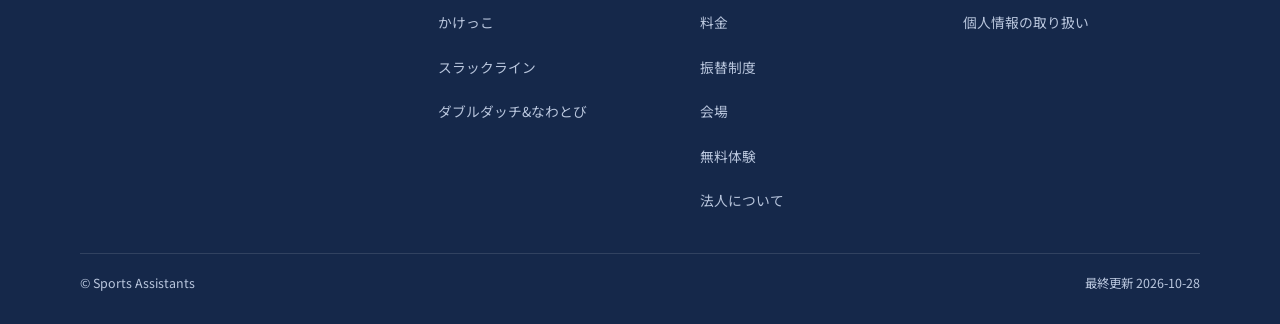
<file: classes/doubledutch.html>
<!DOCTYPE html>
<html lang="ja">
<head>
<meta name="robots" content="noindex, nofollow">
<meta charset="UTF-8">
<meta name="viewport" content="width=device-width, initial-scale=1.0">
<title>ダブルダッチ&amp;なわとび教室｜NPO法人スポーツアシスタント</title>
<meta name="description" content="2本の縄がリズミカルに回る中へ、タイミングよくジャンプ。日本代表経験のある講師と楽しむ、縄の教室です。">
<link rel="canonical" href="https://nposa.jp/classes/doubledutch.html">
<meta property="og:title" content="ダブルダッチ&amp;なわとび教室｜NPO法人スポーツアシスタント">
<meta property="og:description" content="2本の縄がリズミカルに回る中へ、タイミングよくジャンプ。日本代表経験のある講師と楽しむ、縄の教室です。">
<meta property="og:type" content="website">
<meta property="og:url" content="https://nposa.jp/classes/doubledutch.html">
<meta property="og:image" content="https://nposa.jp/assets/img/class-doubledutch-01.jpg">
<meta name="twitter:card" content="summary_large_image">
<link rel="icon" type="image/png" href="../assets/logo-square.png">
<link rel="preconnect" href="https://fonts.googleapis.com">
<link rel="preconnect" href="https://fonts.gstatic.com" crossorigin>
<link href="https://fonts.googleapis.com/css2?family=Zen+Maru+Gothic:wght@500;700;900&family=Noto+Sans+JP:wght@400;500;700&family=Baloo+2:wght@600;700;800&display=swap" rel="stylesheet">
<link rel="stylesheet" href="../assets/site.css">
<noscript><style>.reveal{opacity:1;transform:none}</style></noscript>
</head>
<body>
<div style="position:sticky;top:0;z-index:99;background:#c2410c;color:#fff;text-align:center;font-size:13px;font-weight:700;padding:6px 10px;font-family:sans-serif">確認用プレビューです（公開前・URLは口外しないでください）</div>

<header>
  <div class="wrap nav">
    <a class="logo" href="../index.html" aria-label="NPO法人スポーツアシスタント トップ"><img class="mark-img" src="../assets/mark.svg" alt=""><span class="site-name">NPO法人スポーツアシスタント</span></a>
    <span class="spacer"></span>
    <nav><a href="../index.html#news">お知らせ</a><a class="on" href="../index.html#programs">教室</a><a href="../schedule.html">スケジュール</a><a href="../index.html#transfer">振替制度</a><a href="../index.html#price">料金</a><a href="../index.html#venues">会場</a></nav>
    <a class="login hide-sp" href="../member.html">会員ログイン</a>
    <a class="btn btn-cta" href="../apply.html">無料体験</a>
    <button class="menu-btn" id="menuBtn" type="button" aria-expanded="false" aria-controls="menu" aria-label="メニューを開く"><span></span></button>
  </div>
  <div id="menu">
    <div class="wrap">
      <a href="../index.html#news">お知らせ</a>
      <a href="../index.html#programs">教室</a>
      <div class="sub" data-menu-programs><a href="../classes/taiso.html">子ども体操</a><a href="../classes/tumbling.html">タンブリング</a><a href="../classes/kakekko.html">かけっこ</a><a href="../classes/slackline.html">スラックライン</a><a href="../classes/doubledutch.html">ダブルダッチ&amp;なわとび</a></div>
      <a href="../schedule.html">スケジュール</a>
      <a href="../index.html#transfer">振替制度</a><a href="../index.html#price">料金</a><a href="../index.html#venues">会場</a><a href="../index.html#about">法人について</a>
      <a href="../member.html">会員ログイン（在籍の方）</a>
    </div>
  </div>
</header>

<!-- 教室詳細ページの本文テンプレート（1枚で5種目分を生成）。
     DD は build.py が種目キー（TAISO / TUMB / KAKE / SLACK / DD）に置換する。
     文言はすべて文言マスタ「教室詳細」タブ（DTL-*）から注入されるので、
     ここに書いてあるテキストはマスタが読めなかったときのフォールバック。 -->

<section class="page-head photo"><img class="hph" src="../assets/img/class-doubledutch-01.jpg" style="object-position:center 40%" alt="ダブルダッチ&amp;なわとびの教室風景" fetchpriority="high">
  <span class="blob b1"></span>
  <div class="wrap">
    <div class="crumb"><a href="../index.html">トップ</a> ／ <a href="../index.html#programs">教室</a> ／ <span data-copy-id="DTL-DD-01">ダブルダッチ&amp;なわとび教室</span></div>
    <h1><em data-copy-id="DTL-DD-01">ダブルダッチ&amp;なわとび教室</em></h1>
    <p data-copy-id="DTL-DD-02">2本の縄がリズミカルに回る中へ、タイミングよくジャンプ。日本代表経験のある講師と楽しむ、縄の教室です。</p>
  </div>
</section>

<main>

  <section id="about-class">
    <div class="wrap">
      <div class="sec-head reveal"><div class="sec-tag">FOR WHOM</div><h2>対象・はじめかた</h2></div>
      <div class="lead-box reveal" data-copy-id="DTL-DD-03">小学1年生から参加できます。毎回、短縄（なわとび）30分＋ダブルダッチ30分の構成。まずは回っている縄に入るタイミングをつかむところから、講師が縄を回しながらリードします。なわとびが苦手でも入り口はあります。</div>
    </div>
  </section>

  <section id="gains" style="padding-top:0">
    <div class="wrap">
      <div class="sec-head reveal"><div class="sec-tag">WHAT YOU GAIN</div><h2>身につくこと</h2></div>
      <div class="grid-cards" data-copy-cards="DTL-DD-04"><div class="gain reveal"><span class="ic"><svg width="17" height="17" viewBox="0 0 24 24" fill="none" stroke="currentColor" stroke-width="3" stroke-linecap="round" stroke-linejoin="round"><path d="M20 6 9 17l-5-5"/></svg></span><b>リズム感とタイミング</b></div><div class="gain reveal"><span class="ic"><svg width="17" height="17" viewBox="0 0 24 24" fill="none" stroke="currentColor" stroke-width="3" stroke-linecap="round" stroke-linejoin="round"><path d="M20 6 9 17l-5-5"/></svg></span><b>仲間と呼吸を合わせる協調性</b></div><div class="gain reveal"><span class="ic"><svg width="17" height="17" viewBox="0 0 24 24" fill="none" stroke="currentColor" stroke-width="3" stroke-linecap="round" stroke-linejoin="round"><path d="M20 6 9 17l-5-5"/></svg></span><b>なわとびの上達（学校の授業にも直結）</b></div><div class="gain reveal"><span class="ic"><svg width="17" height="17" viewBox="0 0 24 24" fill="none" stroke="currentColor" stroke-width="3" stroke-linecap="round" stroke-linejoin="round"><path d="M20 6 9 17l-5-5"/></svg></span><b>人前で披露できる技</b></div></div>
    </div>
  </section>

  <section id="mood" class="mood">
    <div class="wrap">
      <div class="sec-head reveal"><div class="sec-tag">ATMOSPHERE</div><h2>雰囲気・安全面</h2></div>
      <div class="mood-box reveal">
        <div data-copy-id="DTL-DD-05">日本代表経験のある講師が、一人ひとりのレベルに合わせて縄の速さを調整します。跳べたときはみんなで盛り上がる、チーム感のある教室です。</div>
        <div class="hitokoto"><span class="q">“</span><span data-copy-id="DTL-DD-06">縄に入れた瞬間の爽快感は、ダブルダッチでしか味わえません。</span></div>
      </div>
    </div>
  </section>

  <section id="classes">
    <div class="wrap">
      <div class="sec-head reveal"><div class="sec-tag">CLASSES</div><h2>クラス一覧</h2><p class="sec-sub">曜日・時間・会場は変更になる場合があります。最新の予定は<a href="../schedule.html" style="color:var(--blue);text-decoration:underline">スケジュール</a>をご覧ください。</p></div>
      <div class="classes" data-class-table><div class="crow reveal"><span class="day">火</span><div class="cname">ダブルダッチ教室（火）</div><div class="cmeta"><b>19:15〜20:15</b><span>下石神井小学校</span><span>小学1年生〜</span><span class="badge teiki">定期</span></div><a class="capply" href="../apply.html?class=%E3%83%80%E3%83%96%E3%83%AB%E3%83%80%E3%83%83%E3%83%81%E6%95%99%E5%AE%A4%EF%BC%88%E7%81%AB%EF%BC%89">このクラスで申し込む →</a></div></div>
    </div>
  </section>

  <section id="fee" style="background:#fff;padding-top:0">
    <div class="wrap">
      <div class="sec-head reveal"><div class="sec-tag">PRICE</div><h2>料金</h2></div>
      <div data-fee-block><div class="fee-plans one"><div class="plan reveal"><h3>ダブルダッチ 月会費</h3><div class="yen">7,480<small>円/月</small></div></div></div><div class="fees reveal"><b style="display:block;margin-bottom:8px;font-family:var(--disp)" data-copy-id="TOP-PRC-13">入会時にかかる費用</b><div class="row"><span>入会金</span><span>2,000円</span></div><div class="row"><span>年会費（後期入会は1,500円）</span><span>3,000円</span></div><div class="row"><span>スポーツ保険料（大人クラスは2,000円）</span><span>800円</span></div><div class="row"><span>会員管理費</span><span>550円</span></div><div class="free" data-copy-id="TOP-PRC-14">＊ 在校生・近隣校のお子さまは体験無料！</div></div><div class="fee-note">クラスによって回数が異なります。くわしくは<a href="../index.html#price">料金のご案内</a>をご覧ください。</div></div>
    </div>
  </section>

  <section id="cta">
    <div class="wrap">
      <div class="band reveal" data-cta-band>
        <h2 data-copy-id="TOP-CTA-01">まずは、無料体験から。</h2>
        <p data-copy-id="TOP-CTA-02">在校生・近隣校のお子さまは体験無料。お子さまに合うか、実際に体を動かして確かめてください。</p>
        <a class="btn btn-cta" data-apply-cta href="../apply.html?subject=doubledutch"><span data-copy-id="TOP-CTA-03">無料体験を申し込む</span> →</a>
      </div>
      <p class="others-head">ほかの教室も見てみる</p>
      <div class="others" data-other-classes><a href="../classes/taiso.html">子ども体操 →</a><a href="../classes/tumbling.html">タンブリング →</a><a href="../classes/kakekko.html">かけっこ →</a><a href="../classes/slackline.html">スラックライン →</a></div>
    </div>
  </section>

</main>


<footer>
  <div class="wrap foot-grid">
    <div>
      <a class="foot-logo" href="../index.html"><img src="../assets/logo-yoko-white.svg" alt="SPORTS ASSISTANTS"></a>
      <p style="margin-top:14px;max-width:30ch" data-copy-id="TOP-FTR-01">地域に根差したスポーツ教室です。</p>
    </div>
    <div><h5>教室</h5><div data-footer-programs><a href="../classes/taiso.html">子ども体操</a><a href="../classes/tumbling.html">タンブリング</a><a href="../classes/kakekko.html">かけっこ</a><a href="../classes/slackline.html">スラックライン</a><a href="../classes/doubledutch.html">ダブルダッチ&amp;なわとび</a></div></div>
    <div><h5>ご案内</h5><a href="../schedule.html">スケジュール</a><a href="../index.html#news">お知らせ</a><a href="../index.html#price">料金</a><a href="../index.html#transfer">振替制度</a><a href="../index.html#venues">会場</a><a href="../apply.html">無料体験</a><a href="../index.html#about">法人について</a></div>
    <div><h5>お問い合わせ</h5><a href="mailto:info@nposa.jp" data-copy-id="TOP-FTR-02">info@nposa.jp</a><a href="../member.html">会員ログイン</a><a href="../privacy.html">個人情報の取り扱い</a></div>
  </div>
  <div class="wrap copy"><span data-copy-id="TOP-FTR-03">© Sports Assistants</span><span>最終更新 2026-10-28</span></div>
</footer>

<script>
  // スマホメニューの開閉（index.html と同じ挙動）
  const menuBtn=document.getElementById('menuBtn'), menu=document.getElementById('menu');
  const setMenu=(open)=>{menu.classList.toggle('open',open);menuBtn.setAttribute('aria-expanded',open);
    menuBtn.setAttribute('aria-label',open?'メニューを閉じる':'メニューを開く')};
  menuBtn.addEventListener('click',()=>setMenu(!menu.classList.contains('open')));
  menu.addEventListener('click',(e)=>{if(e.target.closest('a'))setMenu(false)});
  document.addEventListener('keydown',(e)=>{if(e.key==='Escape')setMenu(false)});

  const io=new IntersectionObserver((es)=>{es.forEach(e=>{if(e.isIntersecting){e.target.classList.add('in');io.unobserve(e.target)}})},{threshold:.12});
  document.querySelectorAll('.reveal').forEach((el,i)=>{el.style.transitionDelay=(i%3*70)+'ms';io.observe(el)});
</script>
</body>
</html>
</file>
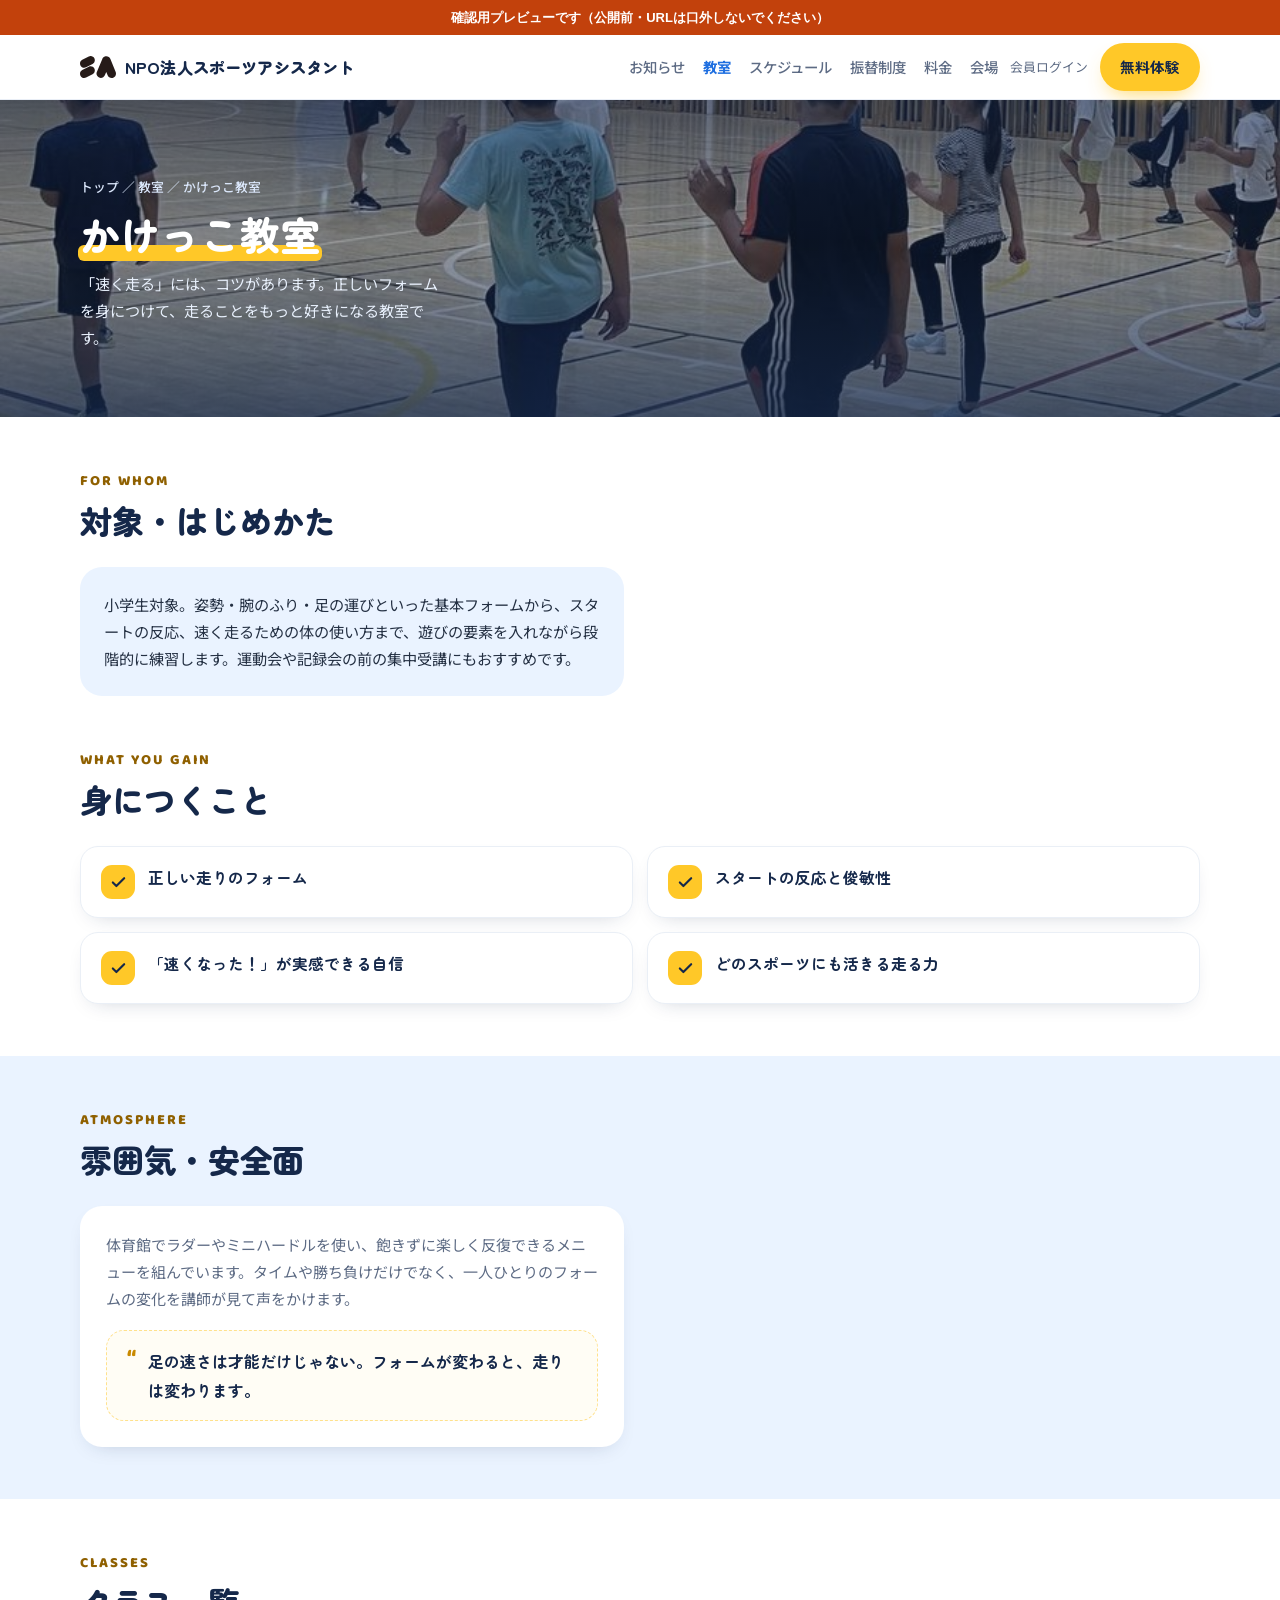
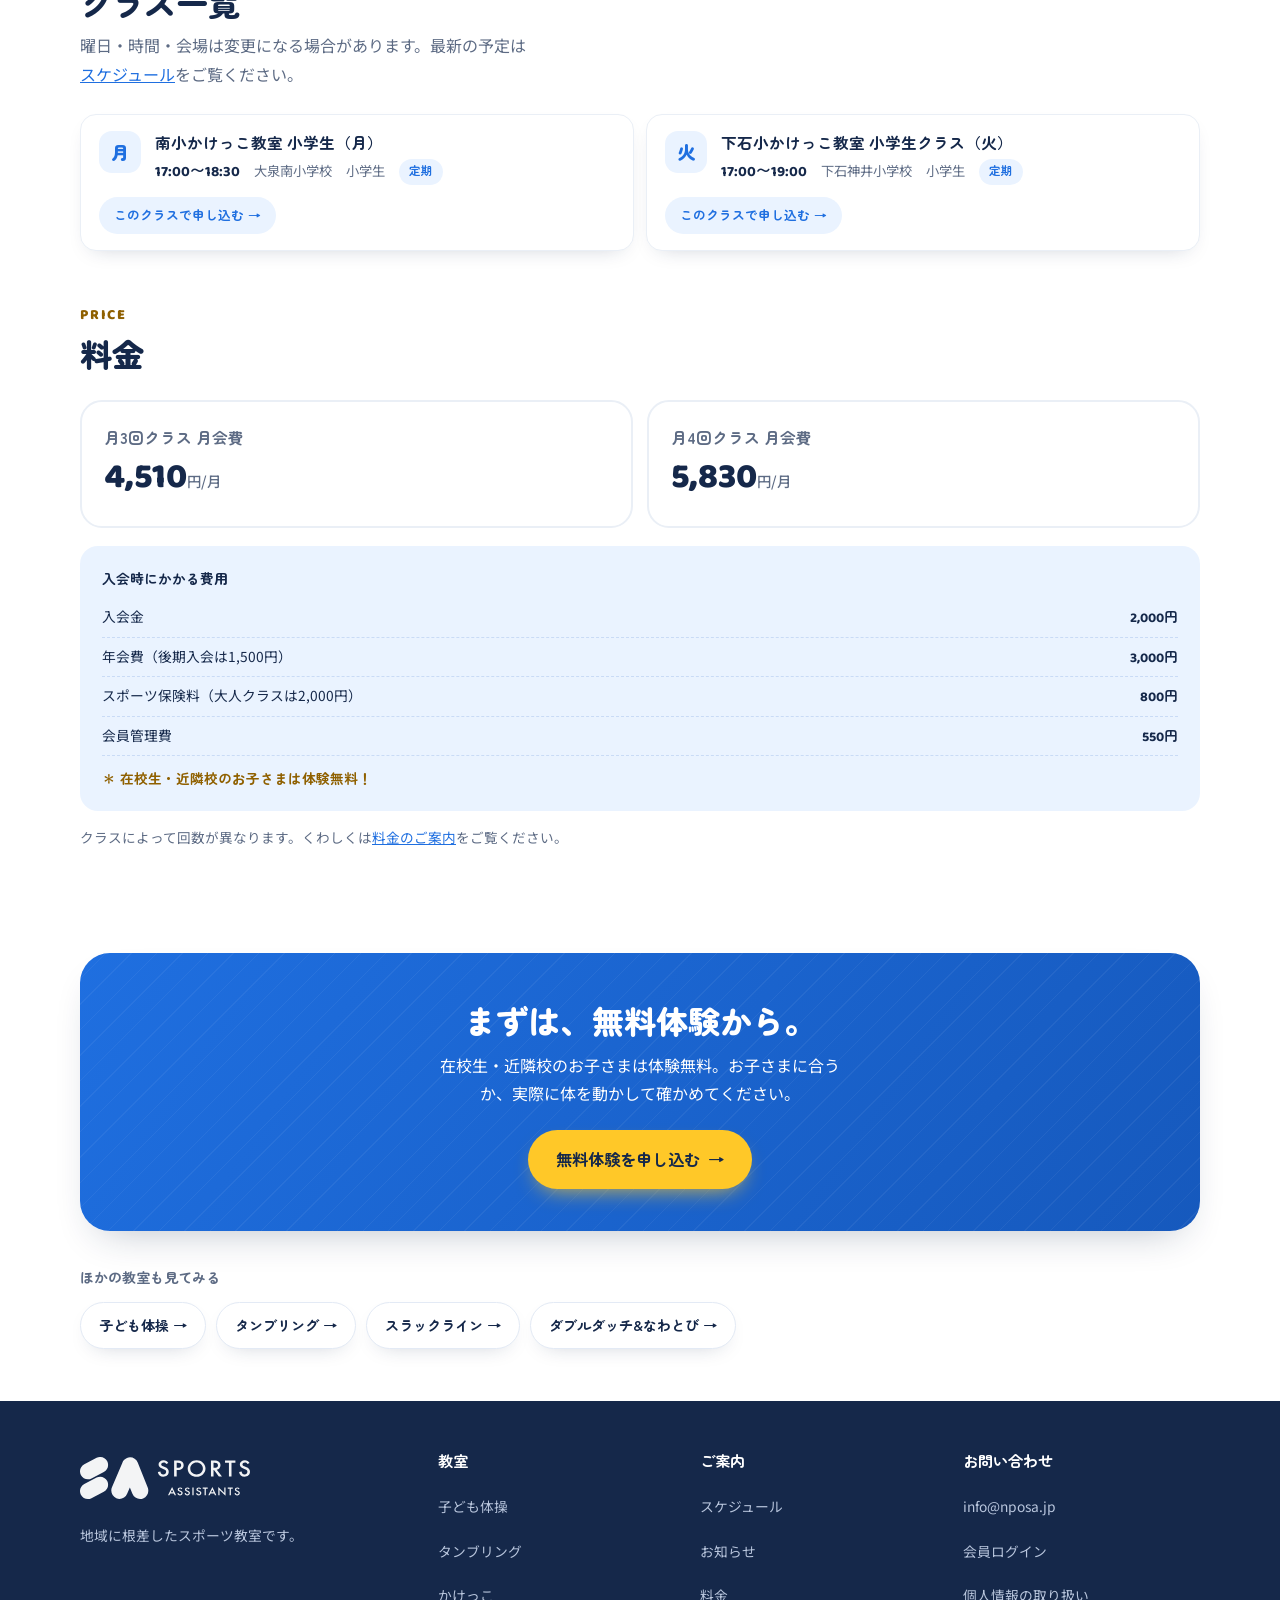
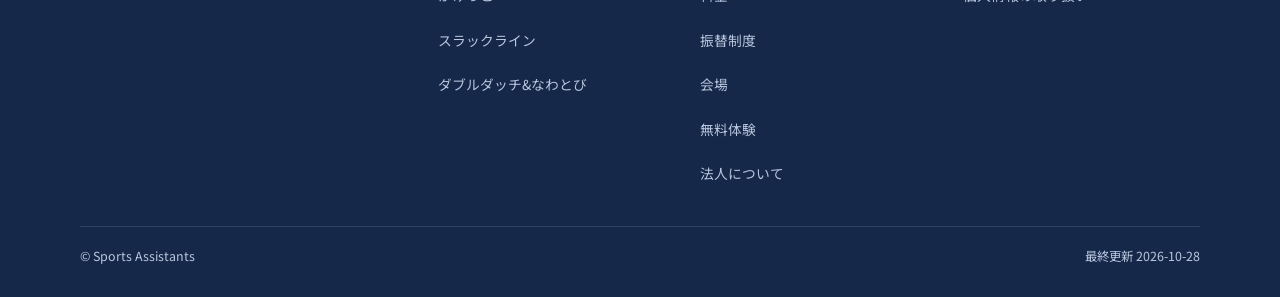
<file: classes/kakekko.html>
<!DOCTYPE html>
<html lang="ja">
<head>
<meta name="robots" content="noindex, nofollow">
<meta charset="UTF-8">
<meta name="viewport" content="width=device-width, initial-scale=1.0">
<title>かけっこ教室｜NPO法人スポーツアシスタント</title>
<meta name="description" content="「速く走る」には、コツがあります。正しいフォームを身につけて、走ることをもっと好きになる教室です。">
<link rel="canonical" href="https://nposa.jp/classes/kakekko.html">
<meta property="og:title" content="かけっこ教室｜NPO法人スポーツアシスタント">
<meta property="og:description" content="「速く走る」には、コツがあります。正しいフォームを身につけて、走ることをもっと好きになる教室です。">
<meta property="og:type" content="website">
<meta property="og:url" content="https://nposa.jp/classes/kakekko.html">
<meta property="og:image" content="https://nposa.jp/assets/img/class-kakekko-01.jpg">
<meta name="twitter:card" content="summary_large_image">
<link rel="icon" type="image/png" href="../assets/logo-square.png">
<link rel="preconnect" href="https://fonts.googleapis.com">
<link rel="preconnect" href="https://fonts.gstatic.com" crossorigin>
<link href="https://fonts.googleapis.com/css2?family=Zen+Maru+Gothic:wght@500;700;900&family=Noto+Sans+JP:wght@400;500;700&family=Baloo+2:wght@600;700;800&display=swap" rel="stylesheet">
<link rel="stylesheet" href="../assets/site.css">
<noscript><style>.reveal{opacity:1;transform:none}</style></noscript>
</head>
<body>
<div style="position:sticky;top:0;z-index:99;background:#c2410c;color:#fff;text-align:center;font-size:13px;font-weight:700;padding:6px 10px;font-family:sans-serif">確認用プレビューです（公開前・URLは口外しないでください）</div>

<header>
  <div class="wrap nav">
    <a class="logo" href="../index.html" aria-label="NPO法人スポーツアシスタント トップ"><img class="mark-img" src="../assets/mark.svg" alt=""><span class="site-name">NPO法人スポーツアシスタント</span></a>
    <span class="spacer"></span>
    <nav><a href="../index.html#news">お知らせ</a><a class="on" href="../index.html#programs">教室</a><a href="../schedule.html">スケジュール</a><a href="../index.html#transfer">振替制度</a><a href="../index.html#price">料金</a><a href="../index.html#venues">会場</a></nav>
    <a class="login hide-sp" href="../member.html">会員ログイン</a>
    <a class="btn btn-cta" href="../apply.html">無料体験</a>
    <button class="menu-btn" id="menuBtn" type="button" aria-expanded="false" aria-controls="menu" aria-label="メニューを開く"><span></span></button>
  </div>
  <div id="menu">
    <div class="wrap">
      <a href="../index.html#news">お知らせ</a>
      <a href="../index.html#programs">教室</a>
      <div class="sub" data-menu-programs><a href="../classes/taiso.html">子ども体操</a><a href="../classes/tumbling.html">タンブリング</a><a href="../classes/kakekko.html">かけっこ</a><a href="../classes/slackline.html">スラックライン</a><a href="../classes/doubledutch.html">ダブルダッチ&amp;なわとび</a></div>
      <a href="../schedule.html">スケジュール</a>
      <a href="../index.html#transfer">振替制度</a><a href="../index.html#price">料金</a><a href="../index.html#venues">会場</a><a href="../index.html#about">法人について</a>
      <a href="../member.html">会員ログイン（在籍の方）</a>
    </div>
  </div>
</header>

<!-- 教室詳細ページの本文テンプレート（1枚で5種目分を生成）。
     KAKE は build.py が種目キー（TAISO / TUMB / KAKE / SLACK / DD）に置換する。
     文言はすべて文言マスタ「教室詳細」タブ（DTL-*）から注入されるので、
     ここに書いてあるテキストはマスタが読めなかったときのフォールバック。 -->

<section class="page-head photo"><img class="hph" src="../assets/img/class-kakekko-01.jpg" style="object-position:center 62%" alt="かけっこの教室風景" fetchpriority="high">
  <span class="blob b1"></span>
  <div class="wrap">
    <div class="crumb"><a href="../index.html">トップ</a> ／ <a href="../index.html#programs">教室</a> ／ <span data-copy-id="DTL-KAKE-01">かけっこ教室</span></div>
    <h1><em data-copy-id="DTL-KAKE-01">かけっこ教室</em></h1>
    <p data-copy-id="DTL-KAKE-02">「速く走る」には、コツがあります。正しいフォームを身につけて、走ることをもっと好きになる教室です。</p>
  </div>
</section>

<main>

  <section id="about-class">
    <div class="wrap">
      <div class="sec-head reveal"><div class="sec-tag">FOR WHOM</div><h2>対象・はじめかた</h2></div>
      <div class="lead-box reveal" data-copy-id="DTL-KAKE-03">小学生対象。姿勢・腕のふり・足の運びといった基本フォームから、スタートの反応、速く走るための体の使い方まで、遊びの要素を入れながら段階的に練習します。運動会や記録会の前の集中受講にもおすすめです。</div>
    </div>
  </section>

  <section id="gains" style="padding-top:0">
    <div class="wrap">
      <div class="sec-head reveal"><div class="sec-tag">WHAT YOU GAIN</div><h2>身につくこと</h2></div>
      <div class="grid-cards" data-copy-cards="DTL-KAKE-04"><div class="gain reveal"><span class="ic"><svg width="17" height="17" viewBox="0 0 24 24" fill="none" stroke="currentColor" stroke-width="3" stroke-linecap="round" stroke-linejoin="round"><path d="M20 6 9 17l-5-5"/></svg></span><b>正しい走りのフォーム</b></div><div class="gain reveal"><span class="ic"><svg width="17" height="17" viewBox="0 0 24 24" fill="none" stroke="currentColor" stroke-width="3" stroke-linecap="round" stroke-linejoin="round"><path d="M20 6 9 17l-5-5"/></svg></span><b>スタートの反応と俊敏性</b></div><div class="gain reveal"><span class="ic"><svg width="17" height="17" viewBox="0 0 24 24" fill="none" stroke="currentColor" stroke-width="3" stroke-linecap="round" stroke-linejoin="round"><path d="M20 6 9 17l-5-5"/></svg></span><b>「速くなった！」が実感できる自信</b></div><div class="gain reveal"><span class="ic"><svg width="17" height="17" viewBox="0 0 24 24" fill="none" stroke="currentColor" stroke-width="3" stroke-linecap="round" stroke-linejoin="round"><path d="M20 6 9 17l-5-5"/></svg></span><b>どのスポーツにも活きる走る力</b></div></div>
    </div>
  </section>

  <section id="mood" class="mood">
    <div class="wrap">
      <div class="sec-head reveal"><div class="sec-tag">ATMOSPHERE</div><h2>雰囲気・安全面</h2></div>
      <div class="mood-box reveal">
        <div data-copy-id="DTL-KAKE-05">体育館でラダーやミニハードルを使い、飽きずに楽しく反復できるメニューを組んでいます。タイムや勝ち負けだけでなく、一人ひとりのフォームの変化を講師が見て声をかけます。</div>
        <div class="hitokoto"><span class="q">“</span><span data-copy-id="DTL-KAKE-06">足の速さは才能だけじゃない。フォームが変わると、走りは変わります。</span></div>
      </div>
    </div>
  </section>

  <section id="classes">
    <div class="wrap">
      <div class="sec-head reveal"><div class="sec-tag">CLASSES</div><h2>クラス一覧</h2><p class="sec-sub">曜日・時間・会場は変更になる場合があります。最新の予定は<a href="../schedule.html" style="color:var(--blue);text-decoration:underline">スケジュール</a>をご覧ください。</p></div>
      <div class="classes" data-class-table><div class="crow reveal"><span class="day">月</span><div class="cname">南小かけっこ教室 小学生（月）</div><div class="cmeta"><b>17:00〜18:30</b><span>大泉南小学校</span><span>小学生</span><span class="badge teiki">定期</span></div><a class="capply" href="../apply.html?class=%E5%8D%97%E5%B0%8F%E3%81%8B%E3%81%91%E3%81%A3%E3%81%93%E6%95%99%E5%AE%A4%20%E5%B0%8F%E5%AD%A6%E7%94%9F%EF%BC%88%E6%9C%88%EF%BC%89">このクラスで申し込む →</a></div><div class="crow reveal"><span class="day">火</span><div class="cname">下石小かけっこ教室 小学生クラス（火）</div><div class="cmeta"><b>17:00〜19:00</b><span>下石神井小学校</span><span>小学生</span><span class="badge teiki">定期</span></div><a class="capply" href="../apply.html?class=%E4%B8%8B%E7%9F%B3%E5%B0%8F%E3%81%8B%E3%81%91%E3%81%A3%E3%81%93%E6%95%99%E5%AE%A4%20%E5%B0%8F%E5%AD%A6%E7%94%9F%E3%82%AF%E3%83%A9%E3%82%B9%EF%BC%88%E7%81%AB%EF%BC%89">このクラスで申し込む →</a></div></div>
    </div>
  </section>

  <section id="fee" style="background:#fff;padding-top:0">
    <div class="wrap">
      <div class="sec-head reveal"><div class="sec-tag">PRICE</div><h2>料金</h2></div>
      <div data-fee-block><div class="fee-plans"><div class="plan reveal"><h3>月3回クラス 月会費</h3><div class="yen">4,510<small>円/月</small></div></div><div class="plan reveal"><h3>月4回クラス 月会費</h3><div class="yen">5,830<small>円/月</small></div></div></div><div class="fees reveal"><b style="display:block;margin-bottom:8px;font-family:var(--disp)" data-copy-id="TOP-PRC-13">入会時にかかる費用</b><div class="row"><span>入会金</span><span>2,000円</span></div><div class="row"><span>年会費（後期入会は1,500円）</span><span>3,000円</span></div><div class="row"><span>スポーツ保険料（大人クラスは2,000円）</span><span>800円</span></div><div class="row"><span>会員管理費</span><span>550円</span></div><div class="free" data-copy-id="TOP-PRC-14">＊ 在校生・近隣校のお子さまは体験無料！</div></div><div class="fee-note">クラスによって回数が異なります。くわしくは<a href="../index.html#price">料金のご案内</a>をご覧ください。</div></div>
    </div>
  </section>

  <section id="cta">
    <div class="wrap">
      <div class="band reveal" data-cta-band>
        <h2 data-copy-id="TOP-CTA-01">まずは、無料体験から。</h2>
        <p data-copy-id="TOP-CTA-02">在校生・近隣校のお子さまは体験無料。お子さまに合うか、実際に体を動かして確かめてください。</p>
        <a class="btn btn-cta" data-apply-cta href="../apply.html?subject=kakekko"><span data-copy-id="TOP-CTA-03">無料体験を申し込む</span> →</a>
      </div>
      <p class="others-head">ほかの教室も見てみる</p>
      <div class="others" data-other-classes><a href="../classes/taiso.html">子ども体操 →</a><a href="../classes/tumbling.html">タンブリング →</a><a href="../classes/slackline.html">スラックライン →</a><a href="../classes/doubledutch.html">ダブルダッチ&amp;なわとび →</a></div>
    </div>
  </section>

</main>


<footer>
  <div class="wrap foot-grid">
    <div>
      <a class="foot-logo" href="../index.html"><img src="../assets/logo-yoko-white.svg" alt="SPORTS ASSISTANTS"></a>
      <p style="margin-top:14px;max-width:30ch" data-copy-id="TOP-FTR-01">地域に根差したスポーツ教室です。</p>
    </div>
    <div><h5>教室</h5><div data-footer-programs><a href="../classes/taiso.html">子ども体操</a><a href="../classes/tumbling.html">タンブリング</a><a href="../classes/kakekko.html">かけっこ</a><a href="../classes/slackline.html">スラックライン</a><a href="../classes/doubledutch.html">ダブルダッチ&amp;なわとび</a></div></div>
    <div><h5>ご案内</h5><a href="../schedule.html">スケジュール</a><a href="../index.html#news">お知らせ</a><a href="../index.html#price">料金</a><a href="../index.html#transfer">振替制度</a><a href="../index.html#venues">会場</a><a href="../apply.html">無料体験</a><a href="../index.html#about">法人について</a></div>
    <div><h5>お問い合わせ</h5><a href="mailto:info@nposa.jp" data-copy-id="TOP-FTR-02">info@nposa.jp</a><a href="../member.html">会員ログイン</a><a href="../privacy.html">個人情報の取り扱い</a></div>
  </div>
  <div class="wrap copy"><span data-copy-id="TOP-FTR-03">© Sports Assistants</span><span>最終更新 2026-10-28</span></div>
</footer>

<script>
  // スマホメニューの開閉（index.html と同じ挙動）
  const menuBtn=document.getElementById('menuBtn'), menu=document.getElementById('menu');
  const setMenu=(open)=>{menu.classList.toggle('open',open);menuBtn.setAttribute('aria-expanded',open);
    menuBtn.setAttribute('aria-label',open?'メニューを閉じる':'メニューを開く')};
  menuBtn.addEventListener('click',()=>setMenu(!menu.classList.contains('open')));
  menu.addEventListener('click',(e)=>{if(e.target.closest('a'))setMenu(false)});
  document.addEventListener('keydown',(e)=>{if(e.key==='Escape')setMenu(false)});

  const io=new IntersectionObserver((es)=>{es.forEach(e=>{if(e.isIntersecting){e.target.classList.add('in');io.unobserve(e.target)}})},{threshold:.12});
  document.querySelectorAll('.reveal').forEach((el,i)=>{el.style.transitionDelay=(i%3*70)+'ms';io.observe(el)});
</script>
</body>
</html>
</file>
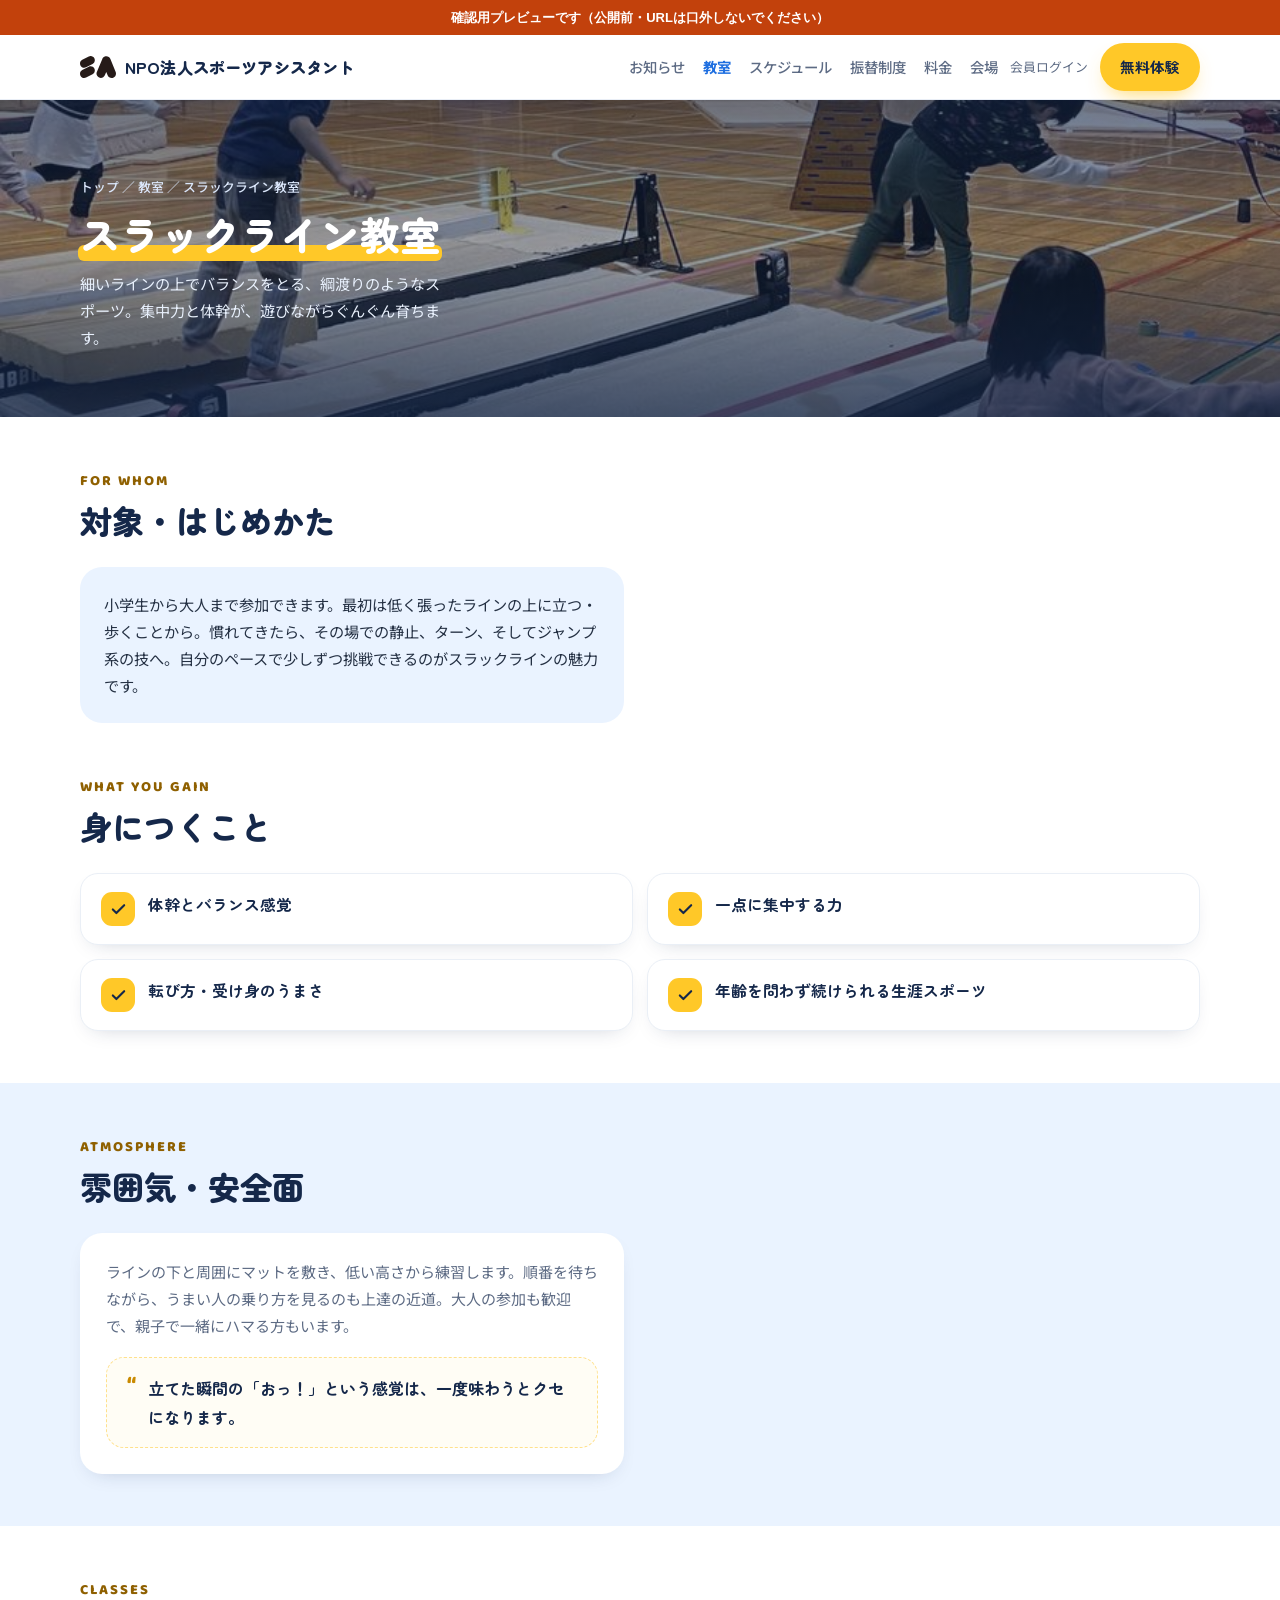
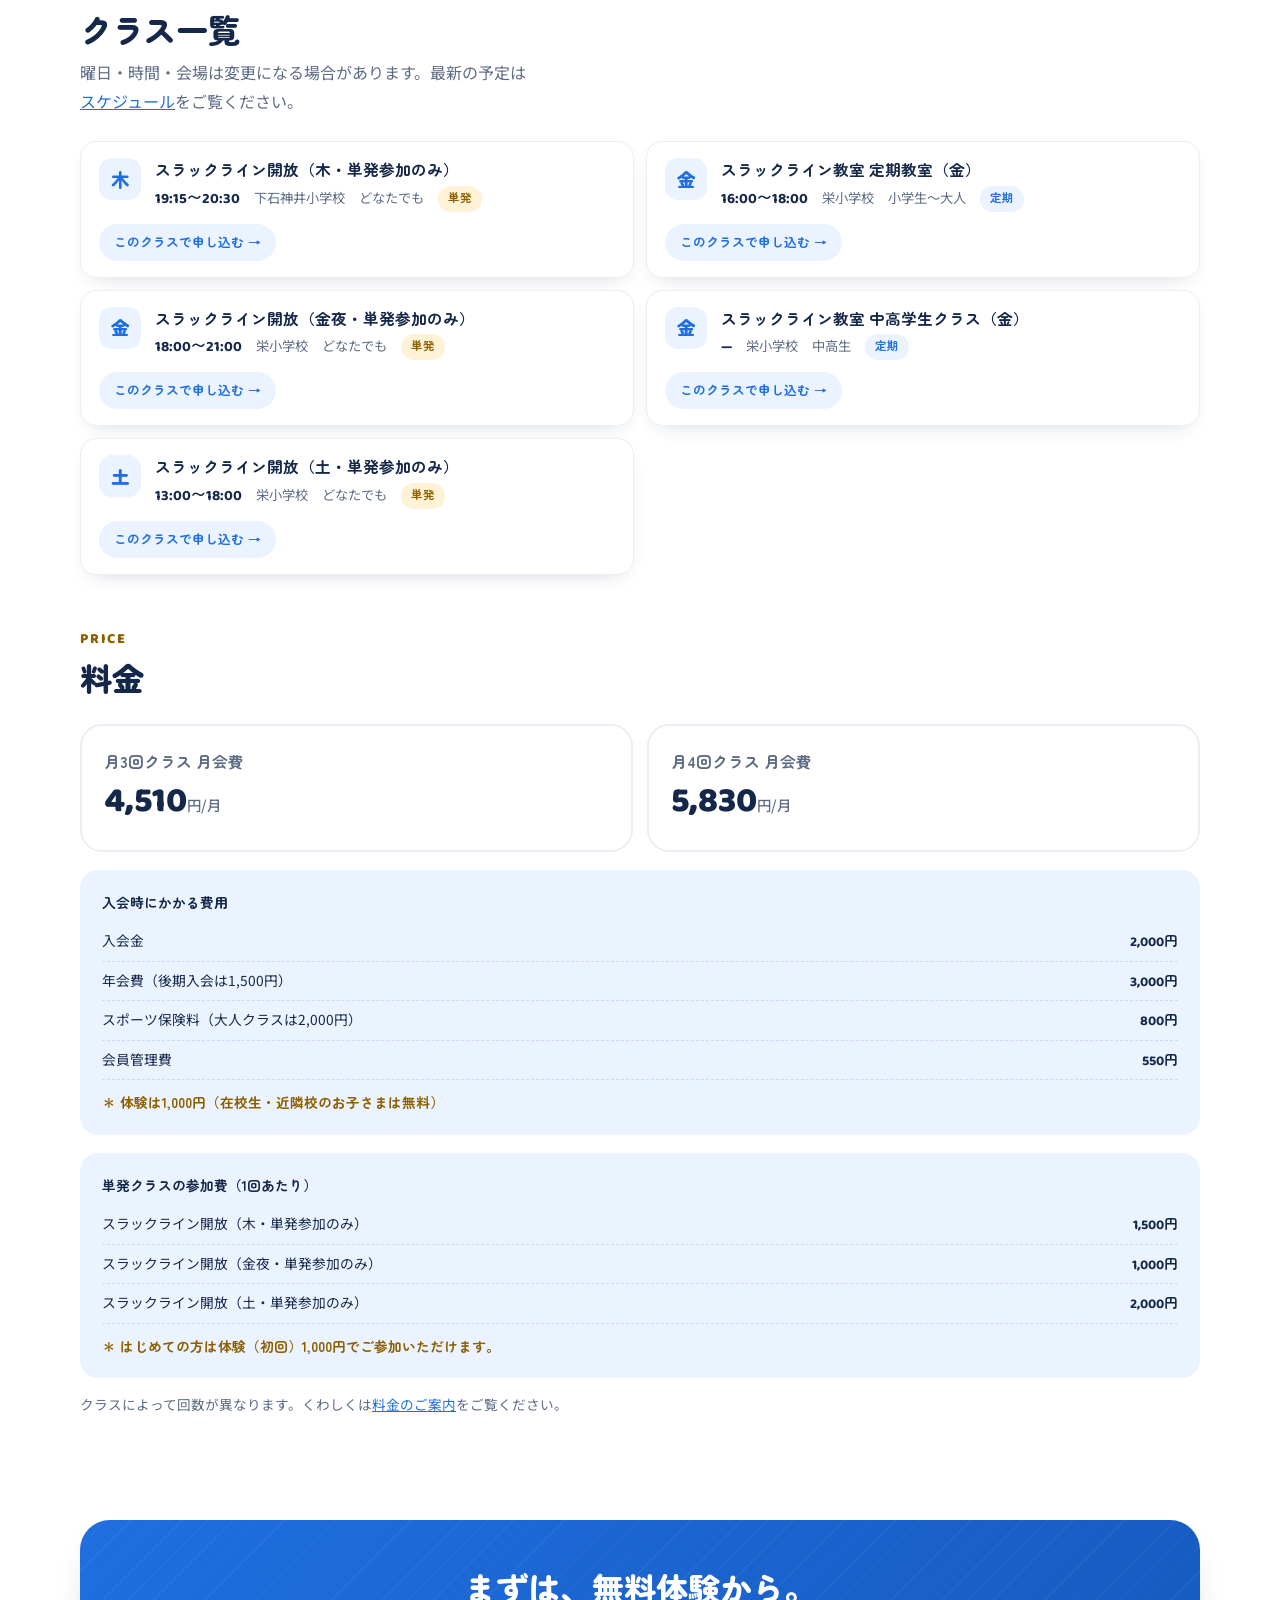
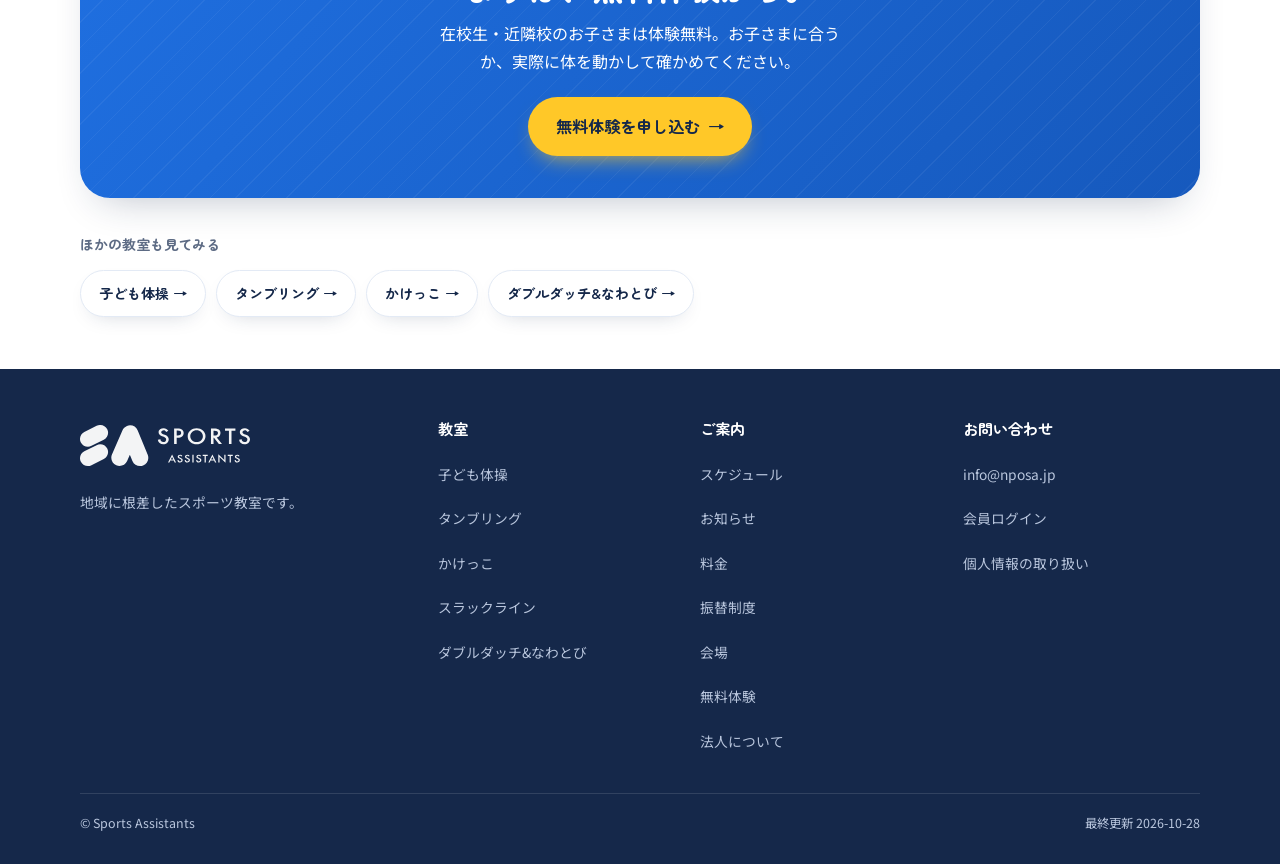
<file: classes/slackline.html>
<!DOCTYPE html>
<html lang="ja">
<head>
<meta name="robots" content="noindex, nofollow">
<meta charset="UTF-8">
<meta name="viewport" content="width=device-width, initial-scale=1.0">
<title>スラックライン教室｜NPO法人スポーツアシスタント</title>
<meta name="description" content="細いラインの上でバランスをとる、綱渡りのようなスポーツ。集中力と体幹が、遊びながらぐんぐん育ちます。">
<link rel="canonical" href="https://nposa.jp/classes/slackline.html">
<meta property="og:title" content="スラックライン教室｜NPO法人スポーツアシスタント">
<meta property="og:description" content="細いラインの上でバランスをとる、綱渡りのようなスポーツ。集中力と体幹が、遊びながらぐんぐん育ちます。">
<meta property="og:type" content="website">
<meta property="og:url" content="https://nposa.jp/classes/slackline.html">
<meta property="og:image" content="https://nposa.jp/assets/img/class-slackline-01.jpg">
<meta name="twitter:card" content="summary_large_image">
<link rel="icon" type="image/png" href="../assets/logo-square.png">
<link rel="preconnect" href="https://fonts.googleapis.com">
<link rel="preconnect" href="https://fonts.gstatic.com" crossorigin>
<link href="https://fonts.googleapis.com/css2?family=Zen+Maru+Gothic:wght@500;700;900&family=Noto+Sans+JP:wght@400;500;700&family=Baloo+2:wght@600;700;800&display=swap" rel="stylesheet">
<link rel="stylesheet" href="../assets/site.css">
<noscript><style>.reveal{opacity:1;transform:none}</style></noscript>
</head>
<body>
<div style="position:sticky;top:0;z-index:99;background:#c2410c;color:#fff;text-align:center;font-size:13px;font-weight:700;padding:6px 10px;font-family:sans-serif">確認用プレビューです（公開前・URLは口外しないでください）</div>

<header>
  <div class="wrap nav">
    <a class="logo" href="../index.html" aria-label="NPO法人スポーツアシスタント トップ"><img class="mark-img" src="../assets/mark.svg" alt=""><span class="site-name">NPO法人スポーツアシスタント</span></a>
    <span class="spacer"></span>
    <nav><a href="../index.html#news">お知らせ</a><a class="on" href="../index.html#programs">教室</a><a href="../schedule.html">スケジュール</a><a href="../index.html#transfer">振替制度</a><a href="../index.html#price">料金</a><a href="../index.html#venues">会場</a></nav>
    <a class="login hide-sp" href="../member.html">会員ログイン</a>
    <a class="btn btn-cta" href="../apply.html">無料体験</a>
    <button class="menu-btn" id="menuBtn" type="button" aria-expanded="false" aria-controls="menu" aria-label="メニューを開く"><span></span></button>
  </div>
  <div id="menu">
    <div class="wrap">
      <a href="../index.html#news">お知らせ</a>
      <a href="../index.html#programs">教室</a>
      <div class="sub" data-menu-programs><a href="../classes/taiso.html">子ども体操</a><a href="../classes/tumbling.html">タンブリング</a><a href="../classes/kakekko.html">かけっこ</a><a href="../classes/slackline.html">スラックライン</a><a href="../classes/doubledutch.html">ダブルダッチ&amp;なわとび</a></div>
      <a href="../schedule.html">スケジュール</a>
      <a href="../index.html#transfer">振替制度</a><a href="../index.html#price">料金</a><a href="../index.html#venues">会場</a><a href="../index.html#about">法人について</a>
      <a href="../member.html">会員ログイン（在籍の方）</a>
    </div>
  </div>
</header>

<!-- 教室詳細ページの本文テンプレート（1枚で5種目分を生成）。
     SLACK は build.py が種目キー（TAISO / TUMB / KAKE / SLACK / DD）に置換する。
     文言はすべて文言マスタ「教室詳細」タブ（DTL-*）から注入されるので、
     ここに書いてあるテキストはマスタが読めなかったときのフォールバック。 -->

<section class="page-head photo"><img class="hph" src="../assets/img/class-slackline-01.jpg" alt="スラックラインの教室風景" fetchpriority="high">
  <span class="blob b1"></span>
  <div class="wrap">
    <div class="crumb"><a href="../index.html">トップ</a> ／ <a href="../index.html#programs">教室</a> ／ <span data-copy-id="DTL-SLACK-01">スラックライン教室</span></div>
    <h1><em data-copy-id="DTL-SLACK-01">スラックライン教室</em></h1>
    <p data-copy-id="DTL-SLACK-02">細いラインの上でバランスをとる、綱渡りのようなスポーツ。集中力と体幹が、遊びながらぐんぐん育ちます。</p>
  </div>
</section>

<main>

  <section id="about-class">
    <div class="wrap">
      <div class="sec-head reveal"><div class="sec-tag">FOR WHOM</div><h2>対象・はじめかた</h2></div>
      <div class="lead-box reveal" data-copy-id="DTL-SLACK-03">小学生から大人まで参加できます。最初は低く張ったラインの上に立つ・歩くことから。慣れてきたら、その場での静止、ターン、そしてジャンプ系の技へ。自分のペースで少しずつ挑戦できるのがスラックラインの魅力です。</div>
    </div>
  </section>

  <section id="gains" style="padding-top:0">
    <div class="wrap">
      <div class="sec-head reveal"><div class="sec-tag">WHAT YOU GAIN</div><h2>身につくこと</h2></div>
      <div class="grid-cards" data-copy-cards="DTL-SLACK-04"><div class="gain reveal"><span class="ic"><svg width="17" height="17" viewBox="0 0 24 24" fill="none" stroke="currentColor" stroke-width="3" stroke-linecap="round" stroke-linejoin="round"><path d="M20 6 9 17l-5-5"/></svg></span><b>体幹とバランス感覚</b></div><div class="gain reveal"><span class="ic"><svg width="17" height="17" viewBox="0 0 24 24" fill="none" stroke="currentColor" stroke-width="3" stroke-linecap="round" stroke-linejoin="round"><path d="M20 6 9 17l-5-5"/></svg></span><b>一点に集中する力</b></div><div class="gain reveal"><span class="ic"><svg width="17" height="17" viewBox="0 0 24 24" fill="none" stroke="currentColor" stroke-width="3" stroke-linecap="round" stroke-linejoin="round"><path d="M20 6 9 17l-5-5"/></svg></span><b>転び方・受け身のうまさ</b></div><div class="gain reveal"><span class="ic"><svg width="17" height="17" viewBox="0 0 24 24" fill="none" stroke="currentColor" stroke-width="3" stroke-linecap="round" stroke-linejoin="round"><path d="M20 6 9 17l-5-5"/></svg></span><b>年齢を問わず続けられる生涯スポーツ</b></div></div>
    </div>
  </section>

  <section id="mood" class="mood">
    <div class="wrap">
      <div class="sec-head reveal"><div class="sec-tag">ATMOSPHERE</div><h2>雰囲気・安全面</h2></div>
      <div class="mood-box reveal">
        <div data-copy-id="DTL-SLACK-05">ラインの下と周囲にマットを敷き、低い高さから練習します。順番を待ちながら、うまい人の乗り方を見るのも上達の近道。大人の参加も歓迎で、親子で一緒にハマる方もいます。</div>
        <div class="hitokoto"><span class="q">“</span><span data-copy-id="DTL-SLACK-06">立てた瞬間の「おっ！」という感覚は、一度味わうとクセになります。</span></div>
      </div>
    </div>
  </section>

  <section id="classes">
    <div class="wrap">
      <div class="sec-head reveal"><div class="sec-tag">CLASSES</div><h2>クラス一覧</h2><p class="sec-sub">曜日・時間・会場は変更になる場合があります。最新の予定は<a href="../schedule.html" style="color:var(--blue);text-decoration:underline">スケジュール</a>をご覧ください。</p></div>
      <div class="classes" data-class-table><div class="crow reveal"><span class="day">木</span><div class="cname">スラックライン開放（木・単発参加のみ）</div><div class="cmeta"><b>19:15〜20:30</b><span>下石神井小学校</span><span>どなたでも</span><span class="badge tanpatsu">単発</span></div><a class="capply" href="../apply.html?class=%E3%82%B9%E3%83%A9%E3%83%83%E3%82%AF%E3%83%A9%E3%82%A4%E3%83%B3%E9%96%8B%E6%94%BE%EF%BC%88%E6%9C%A8%E3%83%BB%E5%8D%98%E7%99%BA%E5%8F%82%E5%8A%A0%E3%81%AE%E3%81%BF%EF%BC%89">このクラスで申し込む →</a></div><div class="crow reveal"><span class="day">金</span><div class="cname">スラックライン教室 定期教室（金）</div><div class="cmeta"><b>16:00〜18:00</b><span>栄小学校</span><span>小学生〜大人</span><span class="badge teiki">定期</span></div><a class="capply" href="../apply.html?class=%E3%82%B9%E3%83%A9%E3%83%83%E3%82%AF%E3%83%A9%E3%82%A4%E3%83%B3%E6%95%99%E5%AE%A4%20%E5%AE%9A%E6%9C%9F%E6%95%99%E5%AE%A4%EF%BC%88%E9%87%91%EF%BC%89">このクラスで申し込む →</a></div><div class="crow reveal"><span class="day">金</span><div class="cname">スラックライン開放（金夜・単発参加のみ）</div><div class="cmeta"><b>18:00〜21:00</b><span>栄小学校</span><span>どなたでも</span><span class="badge tanpatsu">単発</span></div><a class="capply" href="../apply.html?class=%E3%82%B9%E3%83%A9%E3%83%83%E3%82%AF%E3%83%A9%E3%82%A4%E3%83%B3%E9%96%8B%E6%94%BE%EF%BC%88%E9%87%91%E5%A4%9C%E3%83%BB%E5%8D%98%E7%99%BA%E5%8F%82%E5%8A%A0%E3%81%AE%E3%81%BF%EF%BC%89">このクラスで申し込む →</a></div><div class="crow reveal"><span class="day">金</span><div class="cname">スラックライン教室 中高学生クラス（金）</div><div class="cmeta"><b>—</b><span>栄小学校</span><span>中高生</span><span class="badge teiki">定期</span></div><a class="capply" href="../apply.html?class=%E3%82%B9%E3%83%A9%E3%83%83%E3%82%AF%E3%83%A9%E3%82%A4%E3%83%B3%E6%95%99%E5%AE%A4%20%E4%B8%AD%E9%AB%98%E5%AD%A6%E7%94%9F%E3%82%AF%E3%83%A9%E3%82%B9%EF%BC%88%E9%87%91%EF%BC%89">このクラスで申し込む →</a></div><div class="crow reveal"><span class="day">土</span><div class="cname">スラックライン開放（土・単発参加のみ）</div><div class="cmeta"><b>13:00〜18:00</b><span>栄小学校</span><span>どなたでも</span><span class="badge tanpatsu">単発</span></div><a class="capply" href="../apply.html?class=%E3%82%B9%E3%83%A9%E3%83%83%E3%82%AF%E3%83%A9%E3%82%A4%E3%83%B3%E9%96%8B%E6%94%BE%EF%BC%88%E5%9C%9F%E3%83%BB%E5%8D%98%E7%99%BA%E5%8F%82%E5%8A%A0%E3%81%AE%E3%81%BF%EF%BC%89">このクラスで申し込む →</a></div></div>
    </div>
  </section>

  <section id="fee" style="background:#fff;padding-top:0">
    <div class="wrap">
      <div class="sec-head reveal"><div class="sec-tag">PRICE</div><h2>料金</h2></div>
      <div data-fee-block><div class="fee-plans"><div class="plan reveal"><h3>月3回クラス 月会費</h3><div class="yen">4,510<small>円/月</small></div></div><div class="plan reveal"><h3>月4回クラス 月会費</h3><div class="yen">5,830<small>円/月</small></div></div></div><div class="fees reveal"><b style="display:block;margin-bottom:8px;font-family:var(--disp)" data-copy-id="TOP-PRC-13">入会時にかかる費用</b><div class="row"><span>入会金</span><span>2,000円</span></div><div class="row"><span>年会費（後期入会は1,500円）</span><span>3,000円</span></div><div class="row"><span>スポーツ保険料（大人クラスは2,000円）</span><span>800円</span></div><div class="row"><span>会員管理費</span><span>550円</span></div><div class="free">＊ 体験は1,000円（在校生・近隣校のお子さまは無料）</div></div><div class="fees reveal"><b style="display:block;margin-bottom:8px;font-family:var(--disp)">単発クラスの参加費（1回あたり）</b><div class="row"><span>スラックライン開放（木・単発参加のみ）</span><span>1,500円</span></div><div class="row"><span>スラックライン開放（金夜・単発参加のみ）</span><span>1,000円</span></div><div class="row"><span>スラックライン開放（土・単発参加のみ）</span><span>2,000円</span></div><div class="free">＊ はじめての方は体験（初回）1,000円でご参加いただけます。</div></div><div class="fee-note">クラスによって回数が異なります。くわしくは<a href="../index.html#price">料金のご案内</a>をご覧ください。</div></div>
    </div>
  </section>

  <section id="cta">
    <div class="wrap">
      <div class="band reveal" data-cta-band>
        <h2 data-copy-id="TOP-CTA-01">まずは、無料体験から。</h2>
        <p data-copy-id="TOP-CTA-02">在校生・近隣校のお子さまは体験無料。お子さまに合うか、実際に体を動かして確かめてください。</p>
        <a class="btn btn-cta" data-apply-cta href="../apply.html?subject=slackline"><span data-copy-id="TOP-CTA-03">無料体験を申し込む</span> →</a>
      </div>
      <p class="others-head">ほかの教室も見てみる</p>
      <div class="others" data-other-classes><a href="../classes/taiso.html">子ども体操 →</a><a href="../classes/tumbling.html">タンブリング →</a><a href="../classes/kakekko.html">かけっこ →</a><a href="../classes/doubledutch.html">ダブルダッチ&amp;なわとび →</a></div>
    </div>
  </section>

</main>


<footer>
  <div class="wrap foot-grid">
    <div>
      <a class="foot-logo" href="../index.html"><img src="../assets/logo-yoko-white.svg" alt="SPORTS ASSISTANTS"></a>
      <p style="margin-top:14px;max-width:30ch" data-copy-id="TOP-FTR-01">地域に根差したスポーツ教室です。</p>
    </div>
    <div><h5>教室</h5><div data-footer-programs><a href="../classes/taiso.html">子ども体操</a><a href="../classes/tumbling.html">タンブリング</a><a href="../classes/kakekko.html">かけっこ</a><a href="../classes/slackline.html">スラックライン</a><a href="../classes/doubledutch.html">ダブルダッチ&amp;なわとび</a></div></div>
    <div><h5>ご案内</h5><a href="../schedule.html">スケジュール</a><a href="../index.html#news">お知らせ</a><a href="../index.html#price">料金</a><a href="../index.html#transfer">振替制度</a><a href="../index.html#venues">会場</a><a href="../apply.html">無料体験</a><a href="../index.html#about">法人について</a></div>
    <div><h5>お問い合わせ</h5><a href="mailto:info@nposa.jp" data-copy-id="TOP-FTR-02">info@nposa.jp</a><a href="../member.html">会員ログイン</a><a href="../privacy.html">個人情報の取り扱い</a></div>
  </div>
  <div class="wrap copy"><span data-copy-id="TOP-FTR-03">© Sports Assistants</span><span>最終更新 2026-10-28</span></div>
</footer>

<script>
  // スマホメニューの開閉（index.html と同じ挙動）
  const menuBtn=document.getElementById('menuBtn'), menu=document.getElementById('menu');
  const setMenu=(open)=>{menu.classList.toggle('open',open);menuBtn.setAttribute('aria-expanded',open);
    menuBtn.setAttribute('aria-label',open?'メニューを閉じる':'メニューを開く')};
  menuBtn.addEventListener('click',()=>setMenu(!menu.classList.contains('open')));
  menu.addEventListener('click',(e)=>{if(e.target.closest('a'))setMenu(false)});
  document.addEventListener('keydown',(e)=>{if(e.key==='Escape')setMenu(false)});

  const io=new IntersectionObserver((es)=>{es.forEach(e=>{if(e.isIntersecting){e.target.classList.add('in');io.unobserve(e.target)}})},{threshold:.12});
  document.querySelectorAll('.reveal').forEach((el,i)=>{el.style.transitionDelay=(i%3*70)+'ms';io.observe(el)});
</script>
</body>
</html>
</file>
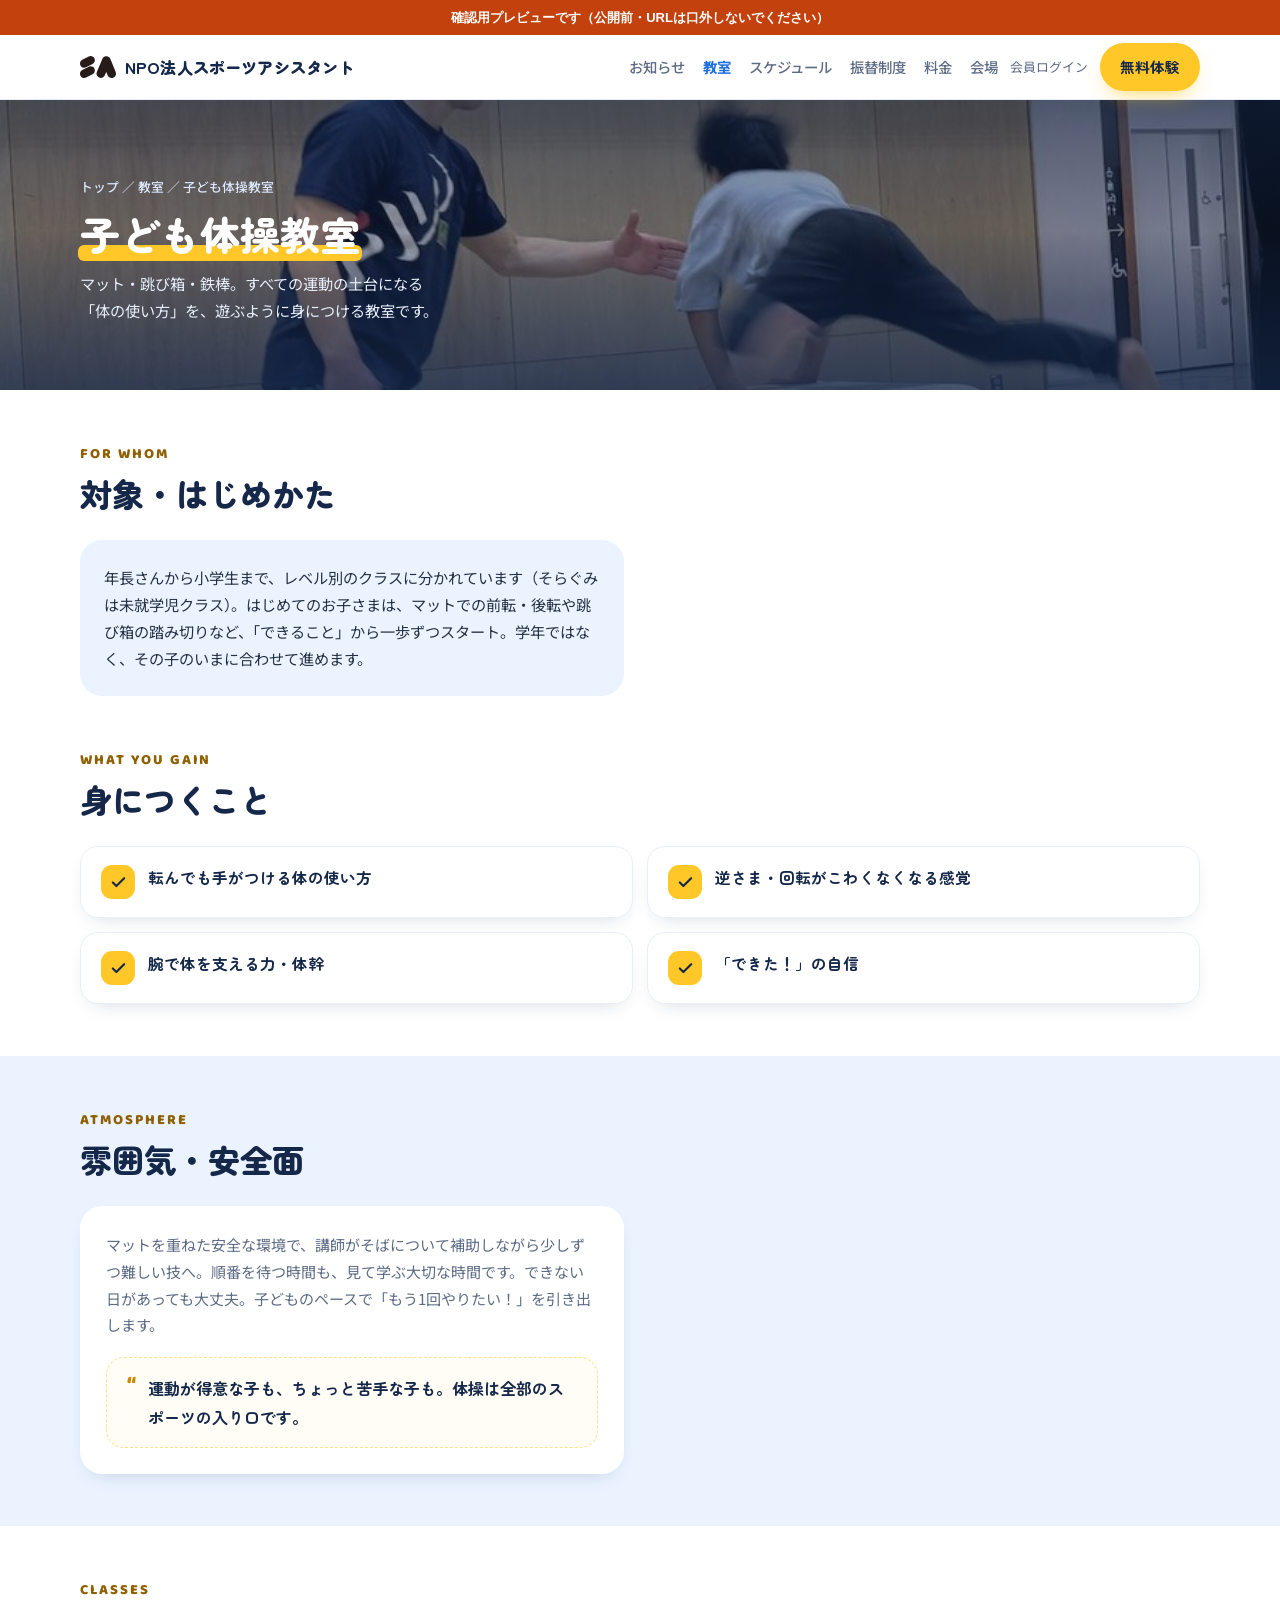
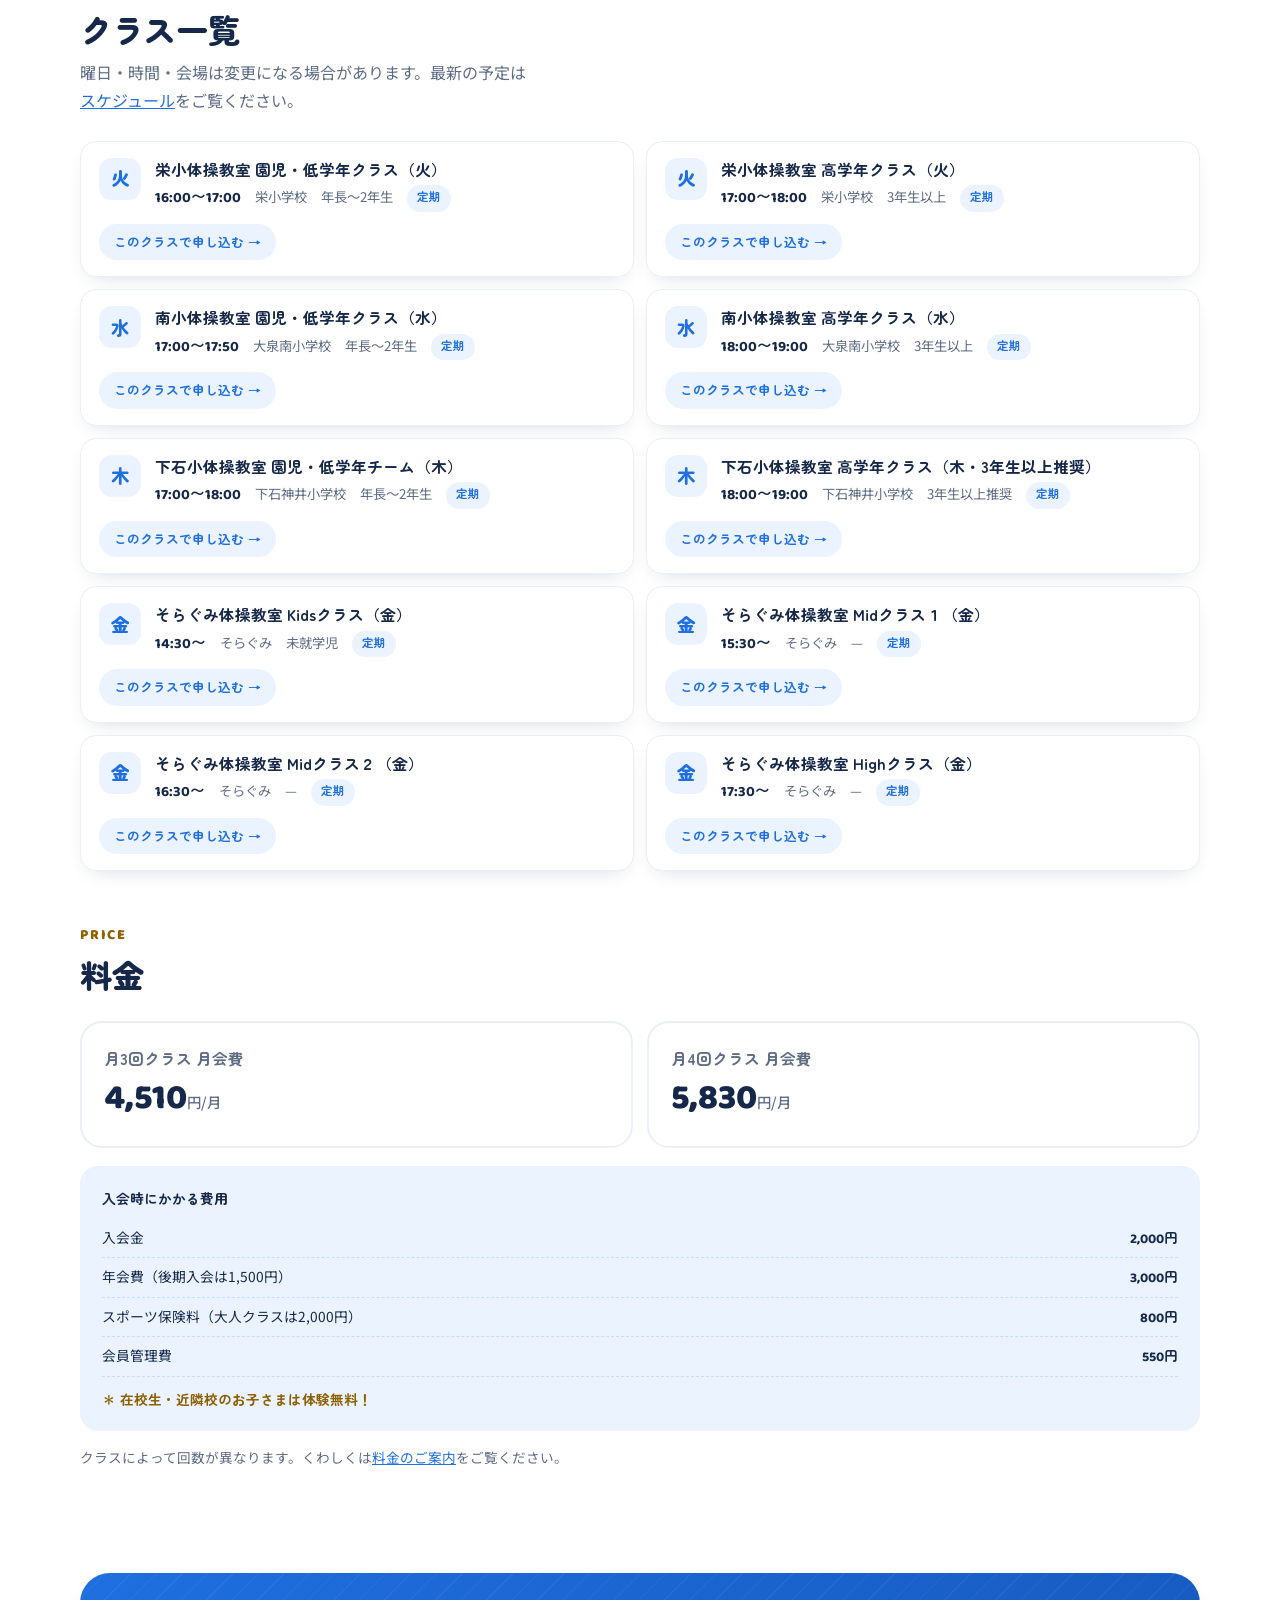
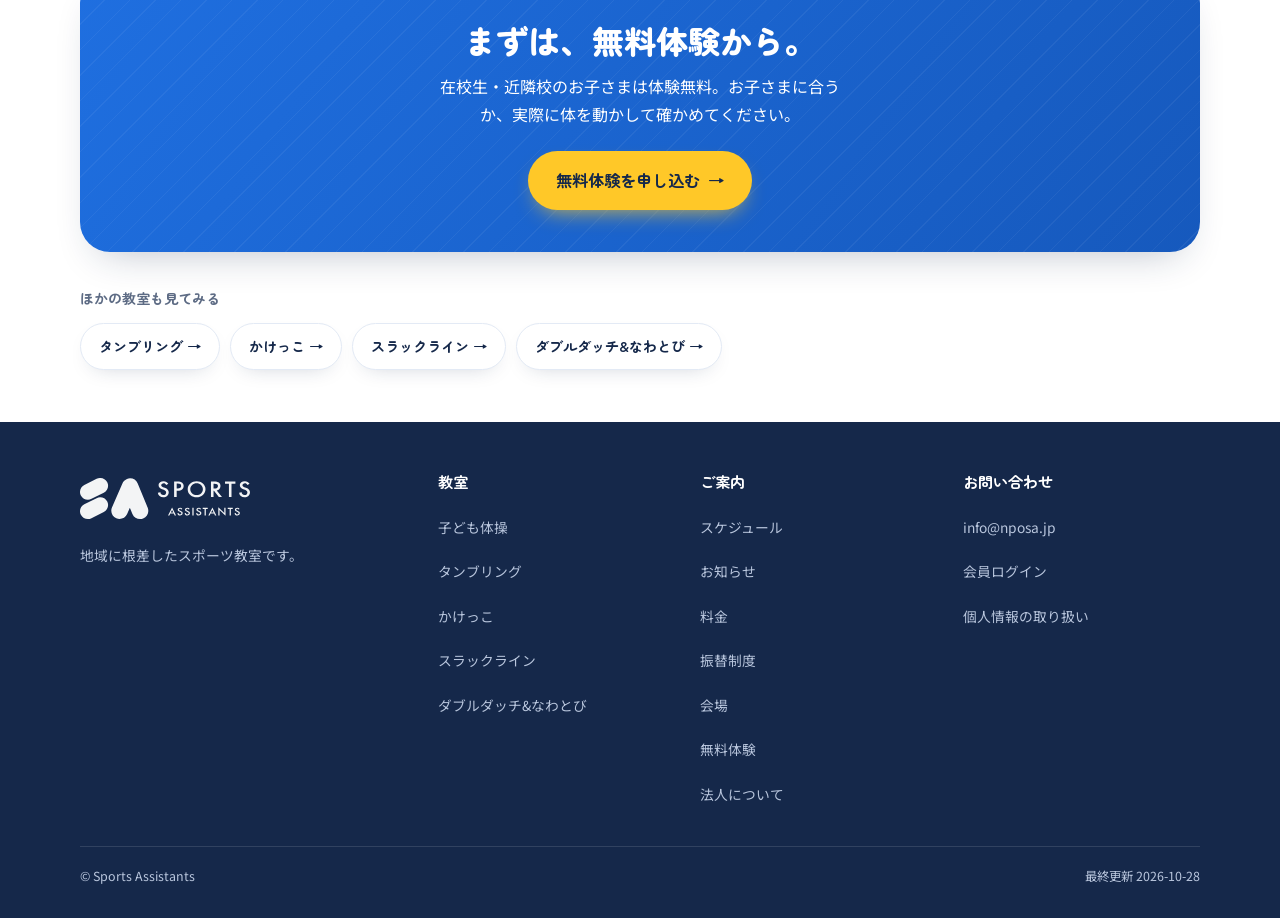
<file: classes/taiso.html>
<!DOCTYPE html>
<html lang="ja">
<head>
<meta name="robots" content="noindex, nofollow">
<meta charset="UTF-8">
<meta name="viewport" content="width=device-width, initial-scale=1.0">
<title>子ども体操教室｜NPO法人スポーツアシスタント</title>
<meta name="description" content="マット・跳び箱・鉄棒。すべての運動の土台になる「体の使い方」を、遊ぶように身につける教室です。">
<link rel="canonical" href="https://nposa.jp/classes/taiso.html">
<meta property="og:title" content="子ども体操教室｜NPO法人スポーツアシスタント">
<meta property="og:description" content="マット・跳び箱・鉄棒。すべての運動の土台になる「体の使い方」を、遊ぶように身につける教室です。">
<meta property="og:type" content="website">
<meta property="og:url" content="https://nposa.jp/classes/taiso.html">
<meta property="og:image" content="https://nposa.jp/assets/img/class-taiso-01.jpg">
<meta name="twitter:card" content="summary_large_image">
<link rel="icon" type="image/png" href="../assets/logo-square.png">
<link rel="preconnect" href="https://fonts.googleapis.com">
<link rel="preconnect" href="https://fonts.gstatic.com" crossorigin>
<link href="https://fonts.googleapis.com/css2?family=Zen+Maru+Gothic:wght@500;700;900&family=Noto+Sans+JP:wght@400;500;700&family=Baloo+2:wght@600;700;800&display=swap" rel="stylesheet">
<link rel="stylesheet" href="../assets/site.css">
<noscript><style>.reveal{opacity:1;transform:none}</style></noscript>
</head>
<body>
<div style="position:sticky;top:0;z-index:99;background:#c2410c;color:#fff;text-align:center;font-size:13px;font-weight:700;padding:6px 10px;font-family:sans-serif">確認用プレビューです（公開前・URLは口外しないでください）</div>

<header>
  <div class="wrap nav">
    <a class="logo" href="../index.html" aria-label="NPO法人スポーツアシスタント トップ"><img class="mark-img" src="../assets/mark.svg" alt=""><span class="site-name">NPO法人スポーツアシスタント</span></a>
    <span class="spacer"></span>
    <nav><a href="../index.html#news">お知らせ</a><a class="on" href="../index.html#programs">教室</a><a href="../schedule.html">スケジュール</a><a href="../index.html#transfer">振替制度</a><a href="../index.html#price">料金</a><a href="../index.html#venues">会場</a></nav>
    <a class="login hide-sp" href="../member.html">会員ログイン</a>
    <a class="btn btn-cta" href="../apply.html">無料体験</a>
    <button class="menu-btn" id="menuBtn" type="button" aria-expanded="false" aria-controls="menu" aria-label="メニューを開く"><span></span></button>
  </div>
  <div id="menu">
    <div class="wrap">
      <a href="../index.html#news">お知らせ</a>
      <a href="../index.html#programs">教室</a>
      <div class="sub" data-menu-programs><a href="../classes/taiso.html">子ども体操</a><a href="../classes/tumbling.html">タンブリング</a><a href="../classes/kakekko.html">かけっこ</a><a href="../classes/slackline.html">スラックライン</a><a href="../classes/doubledutch.html">ダブルダッチ&amp;なわとび</a></div>
      <a href="../schedule.html">スケジュール</a>
      <a href="../index.html#transfer">振替制度</a><a href="../index.html#price">料金</a><a href="../index.html#venues">会場</a><a href="../index.html#about">法人について</a>
      <a href="../member.html">会員ログイン（在籍の方）</a>
    </div>
  </div>
</header>

<!-- 教室詳細ページの本文テンプレート（1枚で5種目分を生成）。
     TAISO は build.py が種目キー（TAISO / TUMB / KAKE / SLACK / DD）に置換する。
     文言はすべて文言マスタ「教室詳細」タブ（DTL-*）から注入されるので、
     ここに書いてあるテキストはマスタが読めなかったときのフォールバック。 -->

<section class="page-head photo"><img class="hph" src="../assets/img/class-taiso-01.jpg" style="object-position:center 32%" alt="子ども体操の教室風景" fetchpriority="high">
  <span class="blob b1"></span>
  <div class="wrap">
    <div class="crumb"><a href="../index.html">トップ</a> ／ <a href="../index.html#programs">教室</a> ／ <span data-copy-id="DTL-TAISO-01">子ども体操教室</span></div>
    <h1><em data-copy-id="DTL-TAISO-01">子ども体操教室</em></h1>
    <p data-copy-id="DTL-TAISO-02">マット・跳び箱・鉄棒。すべての運動の土台になる「体の使い方」を、遊ぶように身につける教室です。</p>
  </div>
</section>

<main>

  <section id="about-class">
    <div class="wrap">
      <div class="sec-head reveal"><div class="sec-tag">FOR WHOM</div><h2>対象・はじめかた</h2></div>
      <div class="lead-box reveal" data-copy-id="DTL-TAISO-03">年長さんから小学生まで、レベル別のクラスに分かれています（そらぐみは未就学児クラス）。はじめてのお子さまは、マットでの前転・後転や跳び箱の踏み切りなど、「できること」から一歩ずつスタート。学年ではなく、その子のいまに合わせて進めます。</div>
    </div>
  </section>

  <section id="gains" style="padding-top:0">
    <div class="wrap">
      <div class="sec-head reveal"><div class="sec-tag">WHAT YOU GAIN</div><h2>身につくこと</h2></div>
      <div class="grid-cards" data-copy-cards="DTL-TAISO-04"><div class="gain reveal"><span class="ic"><svg width="17" height="17" viewBox="0 0 24 24" fill="none" stroke="currentColor" stroke-width="3" stroke-linecap="round" stroke-linejoin="round"><path d="M20 6 9 17l-5-5"/></svg></span><b>転んでも手がつける体の使い方</b></div><div class="gain reveal"><span class="ic"><svg width="17" height="17" viewBox="0 0 24 24" fill="none" stroke="currentColor" stroke-width="3" stroke-linecap="round" stroke-linejoin="round"><path d="M20 6 9 17l-5-5"/></svg></span><b>逆さま・回転がこわくなくなる感覚</b></div><div class="gain reveal"><span class="ic"><svg width="17" height="17" viewBox="0 0 24 24" fill="none" stroke="currentColor" stroke-width="3" stroke-linecap="round" stroke-linejoin="round"><path d="M20 6 9 17l-5-5"/></svg></span><b>腕で体を支える力・体幹</b></div><div class="gain reveal"><span class="ic"><svg width="17" height="17" viewBox="0 0 24 24" fill="none" stroke="currentColor" stroke-width="3" stroke-linecap="round" stroke-linejoin="round"><path d="M20 6 9 17l-5-5"/></svg></span><b>「できた！」の自信</b></div></div>
    </div>
  </section>

  <section id="mood" class="mood">
    <div class="wrap">
      <div class="sec-head reveal"><div class="sec-tag">ATMOSPHERE</div><h2>雰囲気・安全面</h2></div>
      <div class="mood-box reveal">
        <div data-copy-id="DTL-TAISO-05">マットを重ねた安全な環境で、講師がそばについて補助しながら少しずつ難しい技へ。順番を待つ時間も、見て学ぶ大切な時間です。できない日があっても大丈夫。子どものペースで「もう1回やりたい！」を引き出します。</div>
        <div class="hitokoto"><span class="q">“</span><span data-copy-id="DTL-TAISO-06">運動が得意な子も、ちょっと苦手な子も。体操は全部のスポーツの入り口です。</span></div>
      </div>
    </div>
  </section>

  <section id="classes">
    <div class="wrap">
      <div class="sec-head reveal"><div class="sec-tag">CLASSES</div><h2>クラス一覧</h2><p class="sec-sub">曜日・時間・会場は変更になる場合があります。最新の予定は<a href="../schedule.html" style="color:var(--blue);text-decoration:underline">スケジュール</a>をご覧ください。</p></div>
      <div class="classes" data-class-table><div class="crow reveal"><span class="day">火</span><div class="cname">栄小体操教室 園児・低学年クラス（火）</div><div class="cmeta"><b>16:00〜17:00</b><span>栄小学校</span><span>年長〜2年生</span><span class="badge teiki">定期</span></div><a class="capply" href="../apply.html?class=%E6%A0%84%E5%B0%8F%E4%BD%93%E6%93%8D%E6%95%99%E5%AE%A4%20%E5%9C%92%E5%85%90%E3%83%BB%E4%BD%8E%E5%AD%A6%E5%B9%B4%E3%82%AF%E3%83%A9%E3%82%B9%EF%BC%88%E7%81%AB%EF%BC%89">このクラスで申し込む →</a></div><div class="crow reveal"><span class="day">火</span><div class="cname">栄小体操教室 高学年クラス（火）</div><div class="cmeta"><b>17:00〜18:00</b><span>栄小学校</span><span>3年生以上</span><span class="badge teiki">定期</span></div><a class="capply" href="../apply.html?class=%E6%A0%84%E5%B0%8F%E4%BD%93%E6%93%8D%E6%95%99%E5%AE%A4%20%E9%AB%98%E5%AD%A6%E5%B9%B4%E3%82%AF%E3%83%A9%E3%82%B9%EF%BC%88%E7%81%AB%EF%BC%89">このクラスで申し込む →</a></div><div class="crow reveal"><span class="day">水</span><div class="cname">南小体操教室 園児・低学年クラス（水）</div><div class="cmeta"><b>17:00〜17:50</b><span>大泉南小学校</span><span>年長〜2年生</span><span class="badge teiki">定期</span></div><a class="capply" href="../apply.html?class=%E5%8D%97%E5%B0%8F%E4%BD%93%E6%93%8D%E6%95%99%E5%AE%A4%20%E5%9C%92%E5%85%90%E3%83%BB%E4%BD%8E%E5%AD%A6%E5%B9%B4%E3%82%AF%E3%83%A9%E3%82%B9%EF%BC%88%E6%B0%B4%EF%BC%89">このクラスで申し込む →</a></div><div class="crow reveal"><span class="day">水</span><div class="cname">南小体操教室 高学年クラス（水）</div><div class="cmeta"><b>18:00〜19:00</b><span>大泉南小学校</span><span>3年生以上</span><span class="badge teiki">定期</span></div><a class="capply" href="../apply.html?class=%E5%8D%97%E5%B0%8F%E4%BD%93%E6%93%8D%E6%95%99%E5%AE%A4%20%E9%AB%98%E5%AD%A6%E5%B9%B4%E3%82%AF%E3%83%A9%E3%82%B9%EF%BC%88%E6%B0%B4%EF%BC%89">このクラスで申し込む →</a></div><div class="crow reveal"><span class="day">木</span><div class="cname">下石小体操教室 園児・低学年チーム（木）</div><div class="cmeta"><b>17:00〜18:00</b><span>下石神井小学校</span><span>年長〜2年生</span><span class="badge teiki">定期</span></div><a class="capply" href="../apply.html?class=%E4%B8%8B%E7%9F%B3%E5%B0%8F%E4%BD%93%E6%93%8D%E6%95%99%E5%AE%A4%20%E5%9C%92%E5%85%90%E3%83%BB%E4%BD%8E%E5%AD%A6%E5%B9%B4%E3%83%81%E3%83%BC%E3%83%A0%EF%BC%88%E6%9C%A8%EF%BC%89">このクラスで申し込む →</a></div><div class="crow reveal"><span class="day">木</span><div class="cname">下石小体操教室 高学年クラス（木・3年生以上推奨）</div><div class="cmeta"><b>18:00〜19:00</b><span>下石神井小学校</span><span>3年生以上推奨</span><span class="badge teiki">定期</span></div><a class="capply" href="../apply.html?class=%E4%B8%8B%E7%9F%B3%E5%B0%8F%E4%BD%93%E6%93%8D%E6%95%99%E5%AE%A4%20%E9%AB%98%E5%AD%A6%E5%B9%B4%E3%82%AF%E3%83%A9%E3%82%B9%EF%BC%88%E6%9C%A8%E3%83%BB3%E5%B9%B4%E7%94%9F%E4%BB%A5%E4%B8%8A%E6%8E%A8%E5%A5%A8%EF%BC%89">このクラスで申し込む →</a></div><div class="crow reveal"><span class="day">金</span><div class="cname">そらぐみ体操教室 Kidsクラス（金）</div><div class="cmeta"><b>14:30〜</b><span>そらぐみ</span><span>未就学児</span><span class="badge teiki">定期</span></div><a class="capply" href="../apply.html?class=%E3%81%9D%E3%82%89%E3%81%90%E3%81%BF%E4%BD%93%E6%93%8D%E6%95%99%E5%AE%A4%20Kids%E3%82%AF%E3%83%A9%E3%82%B9%EF%BC%88%E9%87%91%EF%BC%89">このクラスで申し込む →</a></div><div class="crow reveal"><span class="day">金</span><div class="cname">そらぐみ体操教室 Midクラス１（金）</div><div class="cmeta"><b>15:30〜</b><span>そらぐみ</span><span>—</span><span class="badge teiki">定期</span></div><a class="capply" href="../apply.html?class=%E3%81%9D%E3%82%89%E3%81%90%E3%81%BF%E4%BD%93%E6%93%8D%E6%95%99%E5%AE%A4%20Mid%E3%82%AF%E3%83%A9%E3%82%B9%EF%BC%91%EF%BC%88%E9%87%91%EF%BC%89">このクラスで申し込む →</a></div><div class="crow reveal"><span class="day">金</span><div class="cname">そらぐみ体操教室 Midクラス２（金）</div><div class="cmeta"><b>16:30〜</b><span>そらぐみ</span><span>—</span><span class="badge teiki">定期</span></div><a class="capply" href="../apply.html?class=%E3%81%9D%E3%82%89%E3%81%90%E3%81%BF%E4%BD%93%E6%93%8D%E6%95%99%E5%AE%A4%20Mid%E3%82%AF%E3%83%A9%E3%82%B9%EF%BC%92%EF%BC%88%E9%87%91%EF%BC%89">このクラスで申し込む →</a></div><div class="crow reveal"><span class="day">金</span><div class="cname">そらぐみ体操教室 Highクラス（金）</div><div class="cmeta"><b>17:30〜</b><span>そらぐみ</span><span>—</span><span class="badge teiki">定期</span></div><a class="capply" href="../apply.html?class=%E3%81%9D%E3%82%89%E3%81%90%E3%81%BF%E4%BD%93%E6%93%8D%E6%95%99%E5%AE%A4%20High%E3%82%AF%E3%83%A9%E3%82%B9%EF%BC%88%E9%87%91%EF%BC%89">このクラスで申し込む →</a></div></div>
    </div>
  </section>

  <section id="fee" style="background:#fff;padding-top:0">
    <div class="wrap">
      <div class="sec-head reveal"><div class="sec-tag">PRICE</div><h2>料金</h2></div>
      <div data-fee-block><div class="fee-plans"><div class="plan reveal"><h3>月3回クラス 月会費</h3><div class="yen">4,510<small>円/月</small></div></div><div class="plan reveal"><h3>月4回クラス 月会費</h3><div class="yen">5,830<small>円/月</small></div></div></div><div class="fees reveal"><b style="display:block;margin-bottom:8px;font-family:var(--disp)" data-copy-id="TOP-PRC-13">入会時にかかる費用</b><div class="row"><span>入会金</span><span>2,000円</span></div><div class="row"><span>年会費（後期入会は1,500円）</span><span>3,000円</span></div><div class="row"><span>スポーツ保険料（大人クラスは2,000円）</span><span>800円</span></div><div class="row"><span>会員管理費</span><span>550円</span></div><div class="free" data-copy-id="TOP-PRC-14">＊ 在校生・近隣校のお子さまは体験無料！</div></div><div class="fee-note">クラスによって回数が異なります。くわしくは<a href="../index.html#price">料金のご案内</a>をご覧ください。</div></div>
    </div>
  </section>

  <section id="cta">
    <div class="wrap">
      <div class="band reveal" data-cta-band>
        <h2 data-copy-id="TOP-CTA-01">まずは、無料体験から。</h2>
        <p data-copy-id="TOP-CTA-02">在校生・近隣校のお子さまは体験無料。お子さまに合うか、実際に体を動かして確かめてください。</p>
        <a class="btn btn-cta" data-apply-cta href="../apply.html?subject=taiso"><span data-copy-id="TOP-CTA-03">無料体験を申し込む</span> →</a>
      </div>
      <p class="others-head">ほかの教室も見てみる</p>
      <div class="others" data-other-classes><a href="../classes/tumbling.html">タンブリング →</a><a href="../classes/kakekko.html">かけっこ →</a><a href="../classes/slackline.html">スラックライン →</a><a href="../classes/doubledutch.html">ダブルダッチ&amp;なわとび →</a></div>
    </div>
  </section>

</main>


<footer>
  <div class="wrap foot-grid">
    <div>
      <a class="foot-logo" href="../index.html"><img src="../assets/logo-yoko-white.svg" alt="SPORTS ASSISTANTS"></a>
      <p style="margin-top:14px;max-width:30ch" data-copy-id="TOP-FTR-01">地域に根差したスポーツ教室です。</p>
    </div>
    <div><h5>教室</h5><div data-footer-programs><a href="../classes/taiso.html">子ども体操</a><a href="../classes/tumbling.html">タンブリング</a><a href="../classes/kakekko.html">かけっこ</a><a href="../classes/slackline.html">スラックライン</a><a href="../classes/doubledutch.html">ダブルダッチ&amp;なわとび</a></div></div>
    <div><h5>ご案内</h5><a href="../schedule.html">スケジュール</a><a href="../index.html#news">お知らせ</a><a href="../index.html#price">料金</a><a href="../index.html#transfer">振替制度</a><a href="../index.html#venues">会場</a><a href="../apply.html">無料体験</a><a href="../index.html#about">法人について</a></div>
    <div><h5>お問い合わせ</h5><a href="mailto:info@nposa.jp" data-copy-id="TOP-FTR-02">info@nposa.jp</a><a href="../member.html">会員ログイン</a><a href="../privacy.html">個人情報の取り扱い</a></div>
  </div>
  <div class="wrap copy"><span data-copy-id="TOP-FTR-03">© Sports Assistants</span><span>最終更新 2026-10-28</span></div>
</footer>

<script>
  // スマホメニューの開閉（index.html と同じ挙動）
  const menuBtn=document.getElementById('menuBtn'), menu=document.getElementById('menu');
  const setMenu=(open)=>{menu.classList.toggle('open',open);menuBtn.setAttribute('aria-expanded',open);
    menuBtn.setAttribute('aria-label',open?'メニューを閉じる':'メニューを開く')};
  menuBtn.addEventListener('click',()=>setMenu(!menu.classList.contains('open')));
  menu.addEventListener('click',(e)=>{if(e.target.closest('a'))setMenu(false)});
  document.addEventListener('keydown',(e)=>{if(e.key==='Escape')setMenu(false)});

  const io=new IntersectionObserver((es)=>{es.forEach(e=>{if(e.isIntersecting){e.target.classList.add('in');io.unobserve(e.target)}})},{threshold:.12});
  document.querySelectorAll('.reveal').forEach((el,i)=>{el.style.transitionDelay=(i%3*70)+'ms';io.observe(el)});
</script>
</body>
</html>
</file>
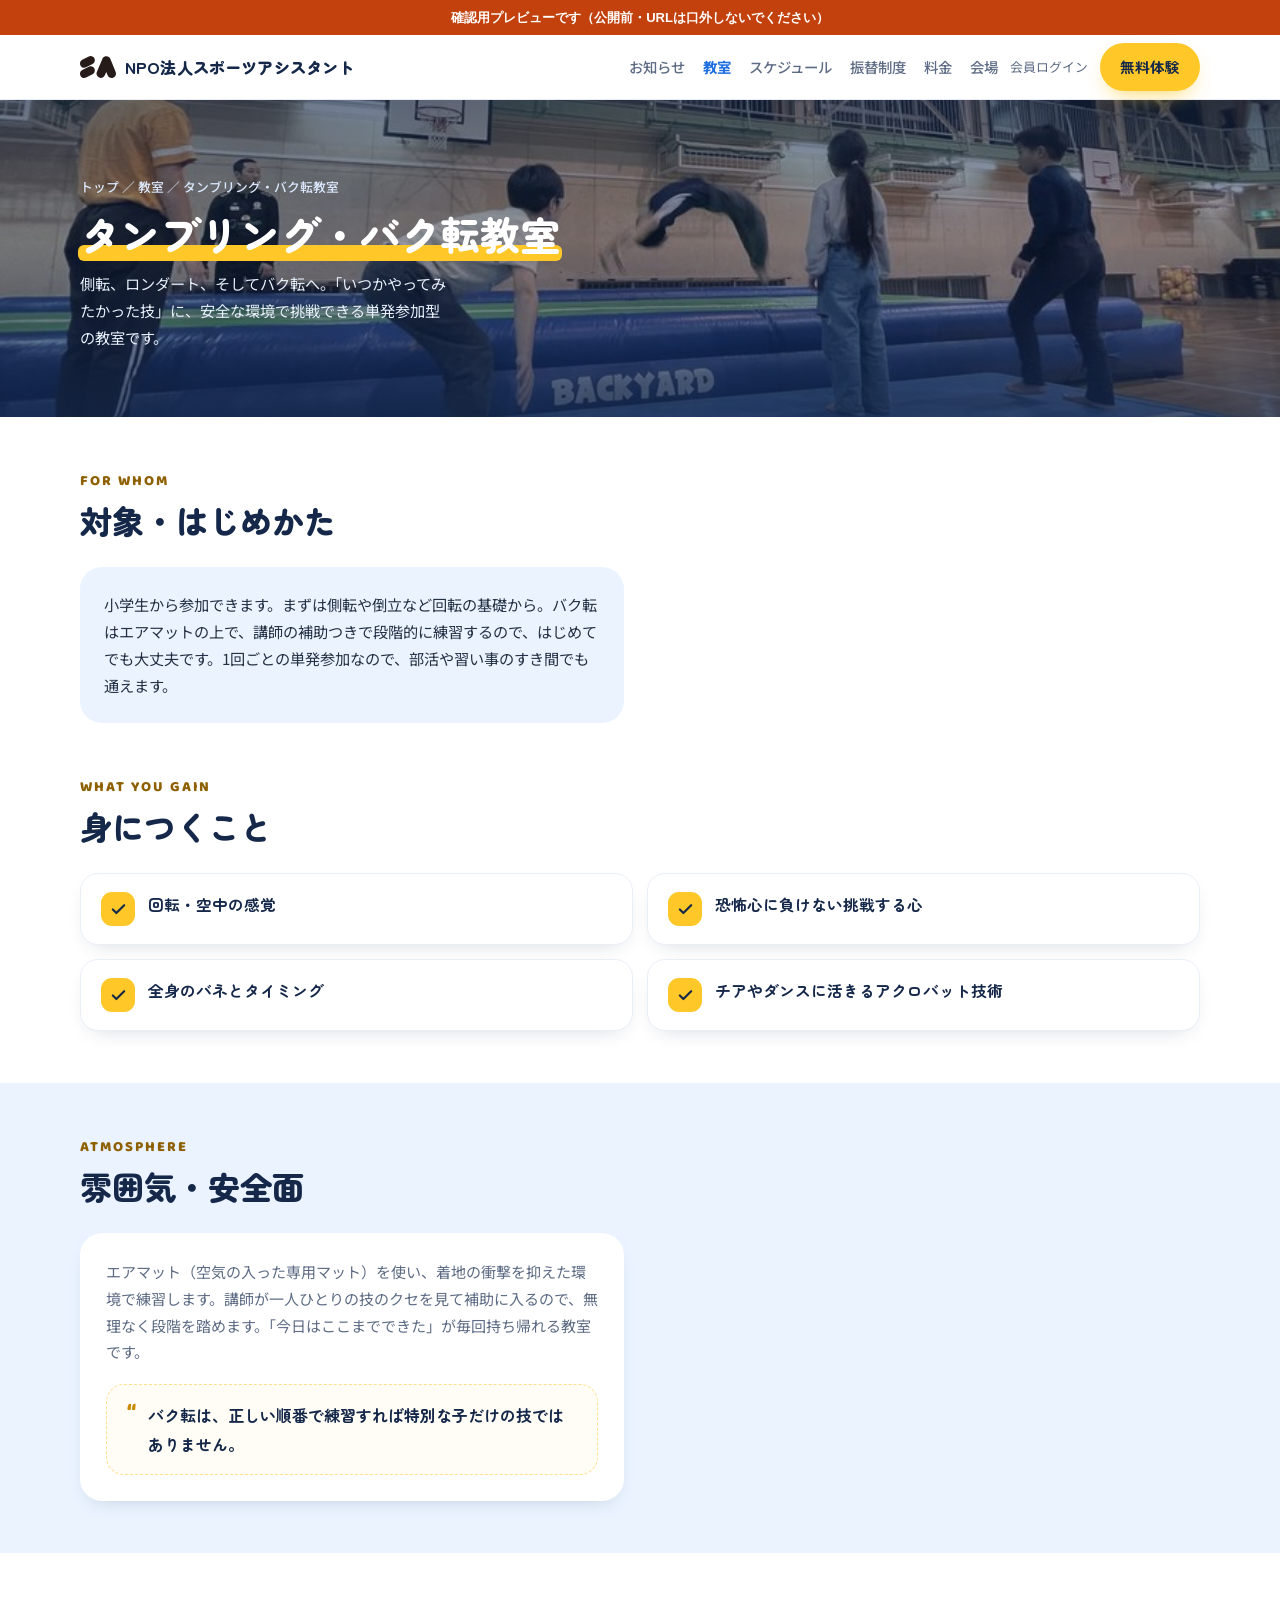
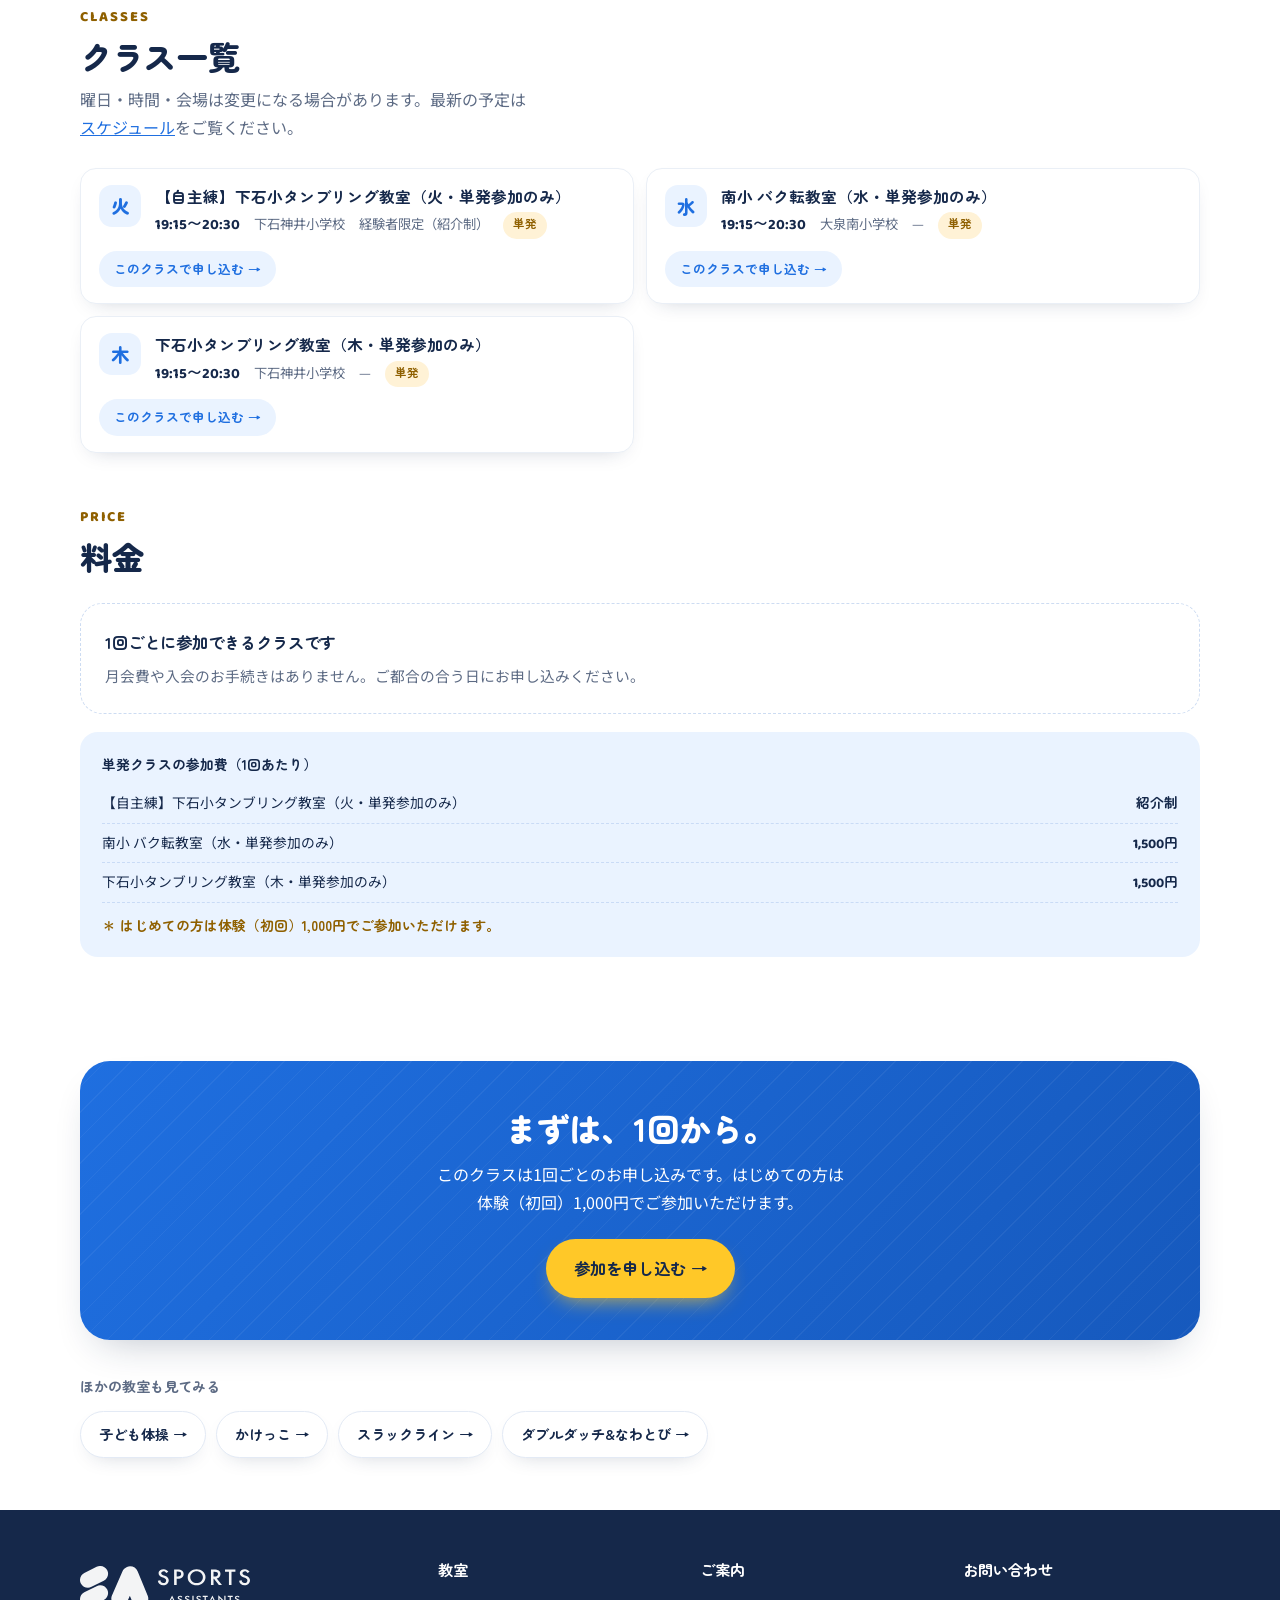
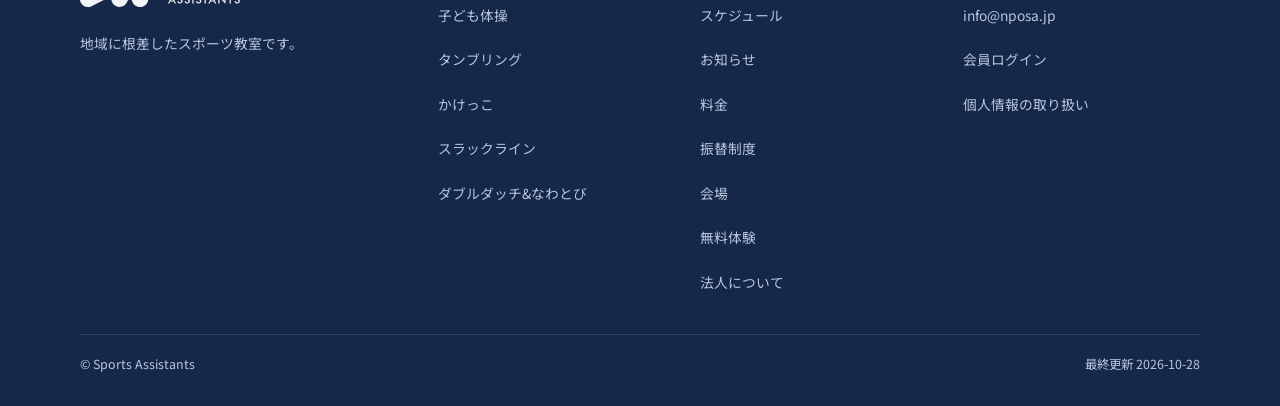
<file: classes/tumbling.html>
<!DOCTYPE html>
<html lang="ja">
<head>
<meta name="robots" content="noindex, nofollow">
<meta charset="UTF-8">
<meta name="viewport" content="width=device-width, initial-scale=1.0">
<title>タンブリング・バク転教室｜NPO法人スポーツアシスタント</title>
<meta name="description" content="側転、ロンダート、そしてバク転へ。「いつかやってみたかった技」に、安全な環境で挑戦できる単発参加型の教室です。">
<link rel="canonical" href="https://nposa.jp/classes/tumbling.html">
<meta property="og:title" content="タンブリング・バク転教室｜NPO法人スポーツアシスタント">
<meta property="og:description" content="側転、ロンダート、そしてバク転へ。「いつかやってみたかった技」に、安全な環境で挑戦できる単発参加型の教室です。">
<meta property="og:type" content="website">
<meta property="og:url" content="https://nposa.jp/classes/tumbling.html">
<meta property="og:image" content="https://nposa.jp/assets/img/class-tumbling-01.jpg">
<meta name="twitter:card" content="summary_large_image">
<link rel="icon" type="image/png" href="../assets/logo-square.png">
<link rel="preconnect" href="https://fonts.googleapis.com">
<link rel="preconnect" href="https://fonts.gstatic.com" crossorigin>
<link href="https://fonts.googleapis.com/css2?family=Zen+Maru+Gothic:wght@500;700;900&family=Noto+Sans+JP:wght@400;500;700&family=Baloo+2:wght@600;700;800&display=swap" rel="stylesheet">
<link rel="stylesheet" href="../assets/site.css">
<noscript><style>.reveal{opacity:1;transform:none}</style></noscript>
</head>
<body>
<div style="position:sticky;top:0;z-index:99;background:#c2410c;color:#fff;text-align:center;font-size:13px;font-weight:700;padding:6px 10px;font-family:sans-serif">確認用プレビューです（公開前・URLは口外しないでください）</div>

<header>
  <div class="wrap nav">
    <a class="logo" href="../index.html" aria-label="NPO法人スポーツアシスタント トップ"><img class="mark-img" src="../assets/mark.svg" alt=""><span class="site-name">NPO法人スポーツアシスタント</span></a>
    <span class="spacer"></span>
    <nav><a href="../index.html#news">お知らせ</a><a class="on" href="../index.html#programs">教室</a><a href="../schedule.html">スケジュール</a><a href="../index.html#transfer">振替制度</a><a href="../index.html#price">料金</a><a href="../index.html#venues">会場</a></nav>
    <a class="login hide-sp" href="../member.html">会員ログイン</a>
    <a class="btn btn-cta" href="../apply.html">無料体験</a>
    <button class="menu-btn" id="menuBtn" type="button" aria-expanded="false" aria-controls="menu" aria-label="メニューを開く"><span></span></button>
  </div>
  <div id="menu">
    <div class="wrap">
      <a href="../index.html#news">お知らせ</a>
      <a href="../index.html#programs">教室</a>
      <div class="sub" data-menu-programs><a href="../classes/taiso.html">子ども体操</a><a href="../classes/tumbling.html">タンブリング</a><a href="../classes/kakekko.html">かけっこ</a><a href="../classes/slackline.html">スラックライン</a><a href="../classes/doubledutch.html">ダブルダッチ&amp;なわとび</a></div>
      <a href="../schedule.html">スケジュール</a>
      <a href="../index.html#transfer">振替制度</a><a href="../index.html#price">料金</a><a href="../index.html#venues">会場</a><a href="../index.html#about">法人について</a>
      <a href="../member.html">会員ログイン（在籍の方）</a>
    </div>
  </div>
</header>

<!-- 教室詳細ページの本文テンプレート（1枚で5種目分を生成）。
     TUMB は build.py が種目キー（TAISO / TUMB / KAKE / SLACK / DD）に置換する。
     文言はすべて文言マスタ「教室詳細」タブ（DTL-*）から注入されるので、
     ここに書いてあるテキストはマスタが読めなかったときのフォールバック。 -->

<section class="page-head photo"><img class="hph" src="../assets/img/class-tumbling-01.jpg" alt="タンブリングの教室風景" fetchpriority="high">
  <span class="blob b1"></span>
  <div class="wrap">
    <div class="crumb"><a href="../index.html">トップ</a> ／ <a href="../index.html#programs">教室</a> ／ <span data-copy-id="DTL-TUMB-01">タンブリング・バク転教室</span></div>
    <h1><em data-copy-id="DTL-TUMB-01">タンブリング・バク転教室</em></h1>
    <p data-copy-id="DTL-TUMB-02">側転、ロンダート、そしてバク転へ。「いつかやってみたかった技」に、安全な環境で挑戦できる単発参加型の教室です。</p>
  </div>
</section>

<main>

  <section id="about-class">
    <div class="wrap">
      <div class="sec-head reveal"><div class="sec-tag">FOR WHOM</div><h2>対象・はじめかた</h2></div>
      <div class="lead-box reveal" data-copy-id="DTL-TUMB-03">小学生から参加できます。まずは側転や倒立など回転の基礎から。バク転はエアマットの上で、講師の補助つきで段階的に練習するので、はじめてでも大丈夫です。1回ごとの単発参加なので、部活や習い事のすき間でも通えます。</div>
    </div>
  </section>

  <section id="gains" style="padding-top:0">
    <div class="wrap">
      <div class="sec-head reveal"><div class="sec-tag">WHAT YOU GAIN</div><h2>身につくこと</h2></div>
      <div class="grid-cards" data-copy-cards="DTL-TUMB-04"><div class="gain reveal"><span class="ic"><svg width="17" height="17" viewBox="0 0 24 24" fill="none" stroke="currentColor" stroke-width="3" stroke-linecap="round" stroke-linejoin="round"><path d="M20 6 9 17l-5-5"/></svg></span><b>回転・空中の感覚</b></div><div class="gain reveal"><span class="ic"><svg width="17" height="17" viewBox="0 0 24 24" fill="none" stroke="currentColor" stroke-width="3" stroke-linecap="round" stroke-linejoin="round"><path d="M20 6 9 17l-5-5"/></svg></span><b>恐怖心に負けない挑戦する心</b></div><div class="gain reveal"><span class="ic"><svg width="17" height="17" viewBox="0 0 24 24" fill="none" stroke="currentColor" stroke-width="3" stroke-linecap="round" stroke-linejoin="round"><path d="M20 6 9 17l-5-5"/></svg></span><b>全身のバネとタイミング</b></div><div class="gain reveal"><span class="ic"><svg width="17" height="17" viewBox="0 0 24 24" fill="none" stroke="currentColor" stroke-width="3" stroke-linecap="round" stroke-linejoin="round"><path d="M20 6 9 17l-5-5"/></svg></span><b>チアやダンスに活きるアクロバット技術</b></div></div>
    </div>
  </section>

  <section id="mood" class="mood">
    <div class="wrap">
      <div class="sec-head reveal"><div class="sec-tag">ATMOSPHERE</div><h2>雰囲気・安全面</h2></div>
      <div class="mood-box reveal">
        <div data-copy-id="DTL-TUMB-05">エアマット（空気の入った専用マット）を使い、着地の衝撃を抑えた環境で練習します。講師が一人ひとりの技のクセを見て補助に入るので、無理なく段階を踏めます。「今日はここまでできた」が毎回持ち帰れる教室です。</div>
        <div class="hitokoto"><span class="q">“</span><span data-copy-id="DTL-TUMB-06">バク転は、正しい順番で練習すれば特別な子だけの技ではありません。</span></div>
      </div>
    </div>
  </section>

  <section id="classes">
    <div class="wrap">
      <div class="sec-head reveal"><div class="sec-tag">CLASSES</div><h2>クラス一覧</h2><p class="sec-sub">曜日・時間・会場は変更になる場合があります。最新の予定は<a href="../schedule.html" style="color:var(--blue);text-decoration:underline">スケジュール</a>をご覧ください。</p></div>
      <div class="classes" data-class-table><div class="crow reveal"><span class="day">火</span><div class="cname">【自主練】下石小タンブリング教室（火・単発参加のみ）</div><div class="cmeta"><b>19:15〜20:30</b><span>下石神井小学校</span><span>経験者限定（紹介制）</span><span class="badge tanpatsu">単発</span></div><a class="capply" href="../apply.html?class=%E3%80%90%E8%87%AA%E4%B8%BB%E7%B7%B4%E3%80%91%E4%B8%8B%E7%9F%B3%E5%B0%8F%E3%82%BF%E3%83%B3%E3%83%96%E3%83%AA%E3%83%B3%E3%82%B0%E6%95%99%E5%AE%A4%EF%BC%88%E7%81%AB%E3%83%BB%E5%8D%98%E7%99%BA%E5%8F%82%E5%8A%A0%E3%81%AE%E3%81%BF%EF%BC%89">このクラスで申し込む →</a></div><div class="crow reveal"><span class="day">水</span><div class="cname">南小 バク転教室（水・単発参加のみ）</div><div class="cmeta"><b>19:15〜20:30</b><span>大泉南小学校</span><span>—</span><span class="badge tanpatsu">単発</span></div><a class="capply" href="../apply.html?class=%E5%8D%97%E5%B0%8F%20%E3%83%90%E3%82%AF%E8%BB%A2%E6%95%99%E5%AE%A4%EF%BC%88%E6%B0%B4%E3%83%BB%E5%8D%98%E7%99%BA%E5%8F%82%E5%8A%A0%E3%81%AE%E3%81%BF%EF%BC%89">このクラスで申し込む →</a></div><div class="crow reveal"><span class="day">木</span><div class="cname">下石小タンブリング教室（木・単発参加のみ）</div><div class="cmeta"><b>19:15〜20:30</b><span>下石神井小学校</span><span>—</span><span class="badge tanpatsu">単発</span></div><a class="capply" href="../apply.html?class=%E4%B8%8B%E7%9F%B3%E5%B0%8F%E3%82%BF%E3%83%B3%E3%83%96%E3%83%AA%E3%83%B3%E3%82%B0%E6%95%99%E5%AE%A4%EF%BC%88%E6%9C%A8%E3%83%BB%E5%8D%98%E7%99%BA%E5%8F%82%E5%8A%A0%E3%81%AE%E3%81%BF%EF%BC%89">このクラスで申し込む →</a></div></div>
    </div>
  </section>

  <section id="fee" style="background:#fff;padding-top:0">
    <div class="wrap">
      <div class="sec-head reveal"><div class="sec-tag">PRICE</div><h2>料金</h2></div>
      <div data-fee-block><div class="ask reveal"><b>1回ごとに参加できるクラスです</b>月会費や入会のお手続きはありません。ご都合の合う日にお申し込みください。</div><div class="fees reveal"><b style="display:block;margin-bottom:8px;font-family:var(--disp)">単発クラスの参加費（1回あたり）</b><div class="row"><span>【自主練】下石小タンブリング教室（火・単発参加のみ）</span><span>紹介制</span></div><div class="row"><span>南小 バク転教室（水・単発参加のみ）</span><span>1,500円</span></div><div class="row"><span>下石小タンブリング教室（木・単発参加のみ）</span><span>1,500円</span></div><div class="free">＊ はじめての方は体験（初回）1,000円でご参加いただけます。</div></div></div>
    </div>
  </section>

  <section id="cta">
    <div class="wrap">
      <div class="band reveal" data-cta-band><h2>まずは、1回から。</h2><p>このクラスは1回ごとのお申し込みです。はじめての方は体験（初回）1,000円でご参加いただけます。</p><a class="btn btn-cta" data-apply-cta href="../apply.html?subject=tumbling">参加を申し込む →</a></div>
      <p class="others-head">ほかの教室も見てみる</p>
      <div class="others" data-other-classes><a href="../classes/taiso.html">子ども体操 →</a><a href="../classes/kakekko.html">かけっこ →</a><a href="../classes/slackline.html">スラックライン →</a><a href="../classes/doubledutch.html">ダブルダッチ&amp;なわとび →</a></div>
    </div>
  </section>

</main>


<footer>
  <div class="wrap foot-grid">
    <div>
      <a class="foot-logo" href="../index.html"><img src="../assets/logo-yoko-white.svg" alt="SPORTS ASSISTANTS"></a>
      <p style="margin-top:14px;max-width:30ch" data-copy-id="TOP-FTR-01">地域に根差したスポーツ教室です。</p>
    </div>
    <div><h5>教室</h5><div data-footer-programs><a href="../classes/taiso.html">子ども体操</a><a href="../classes/tumbling.html">タンブリング</a><a href="../classes/kakekko.html">かけっこ</a><a href="../classes/slackline.html">スラックライン</a><a href="../classes/doubledutch.html">ダブルダッチ&amp;なわとび</a></div></div>
    <div><h5>ご案内</h5><a href="../schedule.html">スケジュール</a><a href="../index.html#news">お知らせ</a><a href="../index.html#price">料金</a><a href="../index.html#transfer">振替制度</a><a href="../index.html#venues">会場</a><a href="../apply.html">無料体験</a><a href="../index.html#about">法人について</a></div>
    <div><h5>お問い合わせ</h5><a href="mailto:info@nposa.jp" data-copy-id="TOP-FTR-02">info@nposa.jp</a><a href="../member.html">会員ログイン</a><a href="../privacy.html">個人情報の取り扱い</a></div>
  </div>
  <div class="wrap copy"><span data-copy-id="TOP-FTR-03">© Sports Assistants</span><span>最終更新 2026-10-28</span></div>
</footer>

<script>
  // スマホメニューの開閉（index.html と同じ挙動）
  const menuBtn=document.getElementById('menuBtn'), menu=document.getElementById('menu');
  const setMenu=(open)=>{menu.classList.toggle('open',open);menuBtn.setAttribute('aria-expanded',open);
    menuBtn.setAttribute('aria-label',open?'メニューを閉じる':'メニューを開く')};
  menuBtn.addEventListener('click',()=>setMenu(!menu.classList.contains('open')));
  menu.addEventListener('click',(e)=>{if(e.target.closest('a'))setMenu(false)});
  document.addEventListener('keydown',(e)=>{if(e.key==='Escape')setMenu(false)});

  const io=new IntersectionObserver((es)=>{es.forEach(e=>{if(e.isIntersecting){e.target.classList.add('in');io.unobserve(e.target)}})},{threshold:.12});
  document.querySelectorAll('.reveal').forEach((el,i)=>{el.style.transitionDelay=(i%3*70)+'ms';io.observe(el)});
</script>
</body>
</html>
</file>
<file: assets/site.css>
/* スポーツアシスタント（nposa.jp） サブページ共通スタイル
   教室詳細（classes/*.html）とスケジュール（schedule.html）が読む。
   トークン・ヘッダー・フッター・ボタン・カードは index.html / apply.html と同じ値を使う
   （見た目をD案に揃えるため。将来は index.html もこのファイルに寄せたい）。 */

:root{
  --blue:#1f6fe0; --blue-deep:#1659bd; --blue-ink:#15284a; --blue-soft:#a9caf6;
  --yellow:#ffc828; --yellow-soft:#ffe18c; --yellow-deep:#c98a00;
  --amber-ink:#8f6000;   /* 文字用。白/薄青の上で4.5:1以上を確保 */
  --sky:#eaf3ff; --sky2:#dcebff; --cream:#fffdf5;
  --paper:#ffffff; --ink:#243043; --mut:#5d6b84;
  --ring:rgba(31,111,224,.2);
  --shadow:0 18px 40px -20px rgba(21,40,74,.32);
  --shadow-sm:0 8px 22px -13px rgba(21,40,74,.28);
  --r:22px;
  --disp:"Zen Maru Gothic",system-ui,sans-serif;
  --body:"Noto Sans JP",system-ui,sans-serif;
  --num:"Baloo 2",var(--disp);
}
*{box-sizing:border-box;margin:0;padding:0}
html{scroll-behavior:smooth}
body{font-family:var(--body);color:var(--ink);background:var(--paper);line-height:1.78;-webkit-font-smoothing:antialiased;overflow-x:hidden}
.wrap{width:min(1120px,92vw);margin-inline:auto}
a{color:inherit;text-decoration:none}
:where(a,button):focus-visible{outline:3px solid var(--blue);outline-offset:3px;border-radius:8px}
footer a:focus-visible{outline-color:var(--yellow)}

/* ── ヘッダー（index.html と同一） ───────────────────────── */
header{position:sticky;top:0;z-index:50;background:rgba(255,255,255,.86);backdrop-filter:saturate(1.3) blur(12px);border-bottom:1px solid #e9eef6}
.nav{display:flex;align-items:center;gap:12px;height:64px}
.logo{display:flex;align-items:center;min-height:44px;gap:9px;font-family:var(--disp);font-weight:900;color:var(--blue-ink)}
.logo .mark-img{width:36px;height:auto;display:block;flex:0 0 auto}
.logo .site-name{white-space:nowrap;font-size:clamp(.8rem,3.2vw,1.02rem);letter-spacing:.01em}
.nav .spacer{flex:1}
.nav nav{display:none;gap:18px;font-size:.9rem;font-weight:500;color:var(--mut)}
.nav nav a:hover{color:var(--blue)}
.nav nav a.on{color:var(--blue);font-weight:700}
.menu-btn{display:grid;place-items:center;width:44px;height:44px;border:0;background:transparent;color:var(--blue-ink);cursor:pointer;flex:0 0 auto}
.menu-btn span{display:block;width:20px;height:2px;background:currentColor;border-radius:2px;position:relative;transition:.2s}
.menu-btn span::before,.menu-btn span::after{content:"";position:absolute;left:0;width:20px;height:2px;background:currentColor;border-radius:2px;transition:.2s}
.menu-btn span::before{top:-6px}.menu-btn span::after{top:6px}
.menu-btn[aria-expanded="true"] span{background:transparent}
.menu-btn[aria-expanded="true"] span::before{top:0;transform:rotate(45deg)}
.menu-btn[aria-expanded="true"] span::after{top:0;transform:rotate(-45deg)}
#menu{display:none;border-top:1px solid #e9eef6;background:rgba(255,255,255,.97);backdrop-filter:blur(12px)}
#menu.open{display:block}
#menu .wrap{padding:8px 0 16px}
#menu a{display:block;padding:13px 4px;font-family:var(--disp);font-weight:700;color:var(--blue-ink);border-bottom:1px dashed #e3eaf5}
#menu a:last-child{border-bottom:0;color:var(--blue)}
#menu .sub a{padding-left:18px;font-size:.92rem;font-weight:500;color:var(--mut)}
.btn{display:inline-flex;align-items:center;gap:8px;font-family:var(--disp);font-weight:700;border-radius:999px;padding:11px 20px;font-size:.92rem;transition:transform .18s;white-space:nowrap;border:0;cursor:pointer}
.btn-cta{background:var(--yellow);color:var(--blue-ink);box-shadow:0 10px 22px -10px rgba(255,200,40,.85)}
.btn-cta:hover{transform:translateY(-2px)}
.btn-ghost{background:#fff;color:var(--blue);border:2px solid var(--ring)}
.login{font-size:.8rem;color:var(--mut)}

/* ── ページ見出し（apply.html と同一の作法） ───────────────── */
.page-head{background:linear-gradient(180deg,var(--cream),var(--sky));padding:38px 0 34px;position:relative;overflow:hidden}
.page-head .blob{position:absolute;border-radius:50%;z-index:0}
.b1{width:126px;height:126px;background:var(--yellow);top:-52px;right:-44px}
.crumb{position:relative;z-index:2;font-size:.8rem;color:var(--mut);font-weight:500}
.crumb a:hover{color:var(--blue)}
.page-head h1{position:relative;z-index:2;font-family:var(--disp);font-weight:900;color:var(--blue-ink);font-size:clamp(1.7rem,6.5vw,2.5rem);line-height:1.28;margin:10px 0 10px}
.page-head h1 em{font-style:normal;position:relative;z-index:1}
.page-head h1 em::after{content:"";position:absolute;left:-2px;right:-2px;bottom:.04em;height:.4em;background:var(--yellow);border-radius:6px;z-index:-1}
.page-head p{position:relative;z-index:2;color:var(--mut);font-size:.95rem;max-width:46ch}
/* 教室詳細のヒーローは種目写真を敷く（写真が無い種目は上のグラデーションのまま） */
.page-head.photo{background:var(--blue-deep)}
.page-head.photo .blob{display:none}
.page-head.photo .hph{position:absolute;inset:0;width:100%;height:100%;object-fit:cover;z-index:0}
.page-head.photo::after{content:"";position:absolute;inset:0;z-index:1;
  background:linear-gradient(180deg,rgba(21,40,74,.62),rgba(21,40,74,.42) 45%,rgba(21,40,74,.78))}
.page-head.photo .crumb,.page-head.photo .crumb a{color:#dbe7fb}
.page-head.photo h1{color:#fff}
.page-head.photo p{color:#e8f0fc}

main{padding:0 0 0;background:#fff}
section{padding:52px 0}
section[id]{scroll-margin-top:78px}
.sec-head{margin-bottom:26px}
.sec-tag{font-family:var(--num);font-weight:800;color:var(--amber-ink);font-size:.9rem;letter-spacing:.14em}
h2{font-family:var(--disp);font-weight:900;color:var(--blue-ink);font-size:clamp(1.45rem,5vw,2rem);line-height:1.32;margin-top:4px}
.sec-sub{color:var(--mut);margin-top:8px;max-width:50ch}
.lead-box{background:var(--sky);border-radius:var(--r);padding:24px 24px;color:var(--ink);font-size:.95rem;max-width:68ch}

/* ── カード（index.html の .card と同一） ──────────────────── */
.card{background:#fff;border:1px solid #eaeff6;border-radius:var(--r);padding:24px;box-shadow:var(--shadow-sm);transition:transform .2s,box-shadow .2s;position:relative;overflow:hidden}
.card h3{font-family:var(--disp);font-weight:900;color:var(--blue-ink);font-size:1.1rem}
.card p{font-size:.9rem;color:var(--mut)}
.grid-cards{display:grid;gap:14px}
.gain{display:flex;gap:13px;align-items:flex-start;background:#fff;border:1px solid #eaeff6;border-radius:18px;padding:18px 20px;box-shadow:var(--shadow-sm)}
.gain .ic{flex:0 0 34px;height:34px;border-radius:11px;background:var(--yellow);color:var(--blue-ink);display:grid;place-items:center}
.gain b{font-family:var(--disp);font-weight:700;color:var(--blue-ink);font-size:.98rem;line-height:1.6}

/* 雰囲気・安全面 */
.mood{background:var(--sky)}
.mood-box{background:#fff;border-radius:var(--r);padding:26px 26px;box-shadow:var(--shadow-sm);color:var(--mut);font-size:.94rem;max-width:68ch}
.hitokoto{margin-top:18px;background:var(--cream);border:1px dashed var(--yellow-soft);border-radius:18px;padding:16px 20px;
  font-family:var(--disp);font-weight:700;color:var(--blue-ink);font-size:1rem;display:flex;gap:12px;align-items:flex-start}
.hitokoto .q{flex:0 0 auto;color:var(--yellow-deep);font-family:var(--num);font-size:1.5rem;line-height:1}

/* ── クラス一覧テーブル（スマホは縦積みカード） ───────────────── */
.classes{display:grid;gap:12px}
.crow{display:grid;gap:4px 14px;background:#fff;border:1px solid #eaeff6;border-radius:16px;padding:16px 18px;box-shadow:var(--shadow-sm);
  grid-template-columns:auto 1fr}
.crow .day{grid-row:1/3;width:42px;height:42px;border-radius:13px;background:var(--sky);color:var(--blue);
  font-family:var(--disp);font-weight:900;font-size:1.15rem;display:grid;place-items:center;align-self:start}
.crow .cname{font-family:var(--disp);font-weight:700;color:var(--blue-ink);font-size:.98rem;line-height:1.5}
.crow .cmeta{font-size:.83rem;color:var(--mut);display:flex;flex-wrap:wrap;gap:4px 14px}
.crow .cmeta b{font-family:var(--num);font-weight:700;color:var(--blue-ink);font-size:.92rem}
.crow .capply{grid-column:1/-1;justify-self:start;margin-top:8px;display:inline-flex;align-items:center;gap:6px;
  background:var(--sky);color:var(--blue);border-radius:999px;padding:7px 15px;font-size:.8rem;font-weight:700;font-family:var(--disp)}
.crow .capply:hover{background:var(--sky2)}
.badge{display:inline-block;border-radius:999px;padding:2px 10px;font-size:.72rem;font-weight:700;font-family:var(--disp);line-height:1.7}
.badge.tanpatsu{background:#fff2d6;color:var(--amber-ink)}
.badge.teiki{background:var(--sky);color:var(--blue)}
.badge.subject{background:#f0f4fa;color:var(--mut)}

/* ── 料金 ─────────────────────────────────────────── */
.fee-plans{display:grid;gap:14px}
.plan{border:2px solid #eaeff6;border-radius:var(--r);padding:22px;background:#fff}
.plan h3{font-family:var(--disp);font-weight:700;color:var(--mut);font-size:.98rem}
.plan .yen{font-family:var(--num);font-weight:800;color:var(--blue-ink);font-size:2.2rem;line-height:1;margin:8px 0}
.plan .yen small{font-size:.9rem;color:var(--mut);font-family:var(--body);font-weight:500}
.fees{margin-top:18px;background:var(--sky);border-radius:18px;padding:20px 22px;font-size:.86rem;color:var(--blue-ink)}
.fees .row{display:grid;grid-template-columns:1fr auto;gap:6px 18px;align-items:baseline;padding:6px 0;border-bottom:1px dashed #c9dbf6}
.fees .row span:last-child{font-family:var(--num);font-weight:700;white-space:nowrap}
.fees .row:last-child{border:0}
.fees .free{color:var(--amber-ink);font-weight:700;margin-top:10px;font-family:var(--disp)}
.fee-note{margin-top:14px;font-size:.85rem;color:var(--mut)}
.fee-note a{color:var(--blue);text-decoration:underline}
.ask{background:#fff;border:1px dashed #cddcf2;border-radius:var(--r);padding:24px;color:var(--mut);font-size:.92rem}
.ask b{display:block;font-family:var(--disp);color:var(--blue-ink);font-size:1.02rem;margin-bottom:6px}

/* ── CTA帯・他の教室 ────────────────────────────────── */
.band{background:linear-gradient(125deg,var(--blue),var(--blue-deep));color:#fff;text-align:center;border-radius:30px;padding:42px 24px;box-shadow:var(--shadow);position:relative;overflow:hidden}
.band::before{content:"";position:absolute;inset:0;background:repeating-linear-gradient(135deg,rgba(255,255,255,.05) 0 1px,transparent 1px 18px)}
.band h2{color:#fff;position:relative}
.band p{position:relative;margin:10px auto 22px;max-width:46ch;color:#fff;text-wrap:pretty}
.band .btn-cta{position:relative;font-size:1.02rem;padding:15px 28px;white-space:normal;text-align:center;max-width:100%}
.others-head{margin-top:34px;font-family:var(--disp);font-weight:700;color:var(--mut);font-size:.88rem}
.others{display:flex;flex-wrap:wrap;gap:10px;margin-top:12px}
.others a{background:#fff;border:1px solid #e3eaf5;border-radius:999px;padding:10px 18px;font-family:var(--disp);font-weight:700;
  color:var(--blue-ink);font-size:.88rem;box-shadow:var(--shadow-sm)}
.others a:hover{color:var(--blue);border-color:var(--ring)}

/* ── スケジュール表 ────────────────────────────────── */
.day-block{background:#fff;border:1px solid #eaeff6;border-radius:var(--r);padding:20px 20px 16px;box-shadow:var(--shadow-sm)}
.day-block > h3{display:flex;align-items:center;gap:10px;font-family:var(--disp);font-weight:900;color:var(--blue-ink);font-size:1.05rem;margin-bottom:12px}
.day-block > h3 .d{width:34px;height:34px;border-radius:11px;background:var(--yellow);color:var(--blue-ink);display:grid;place-items:center;font-size:1.02rem}
.week{display:grid;gap:14px}
.slot{display:grid;grid-template-columns:auto 1fr;gap:2px 12px;padding:11px 0;border-top:1px dashed #e3eaf5}
.day-block .slot:first-of-type{border-top:0}
.slot .t{font-family:var(--num);font-weight:700;color:var(--blue);font-size:.86rem;white-space:nowrap}
.slot .n{font-family:var(--disp);font-weight:700;color:var(--blue-ink);font-size:.92rem;line-height:1.55}
.slot .m{grid-column:1/-1;font-size:.8rem;color:var(--mut);display:flex;flex-wrap:wrap;gap:4px 12px;align-items:center}
.gcal{display:flex;flex-wrap:wrap;gap:14px;align-items:center;justify-content:space-between;
  background:var(--sky);border-radius:var(--r);padding:22px 24px}
.gcal b{display:block;font-family:var(--disp);color:var(--blue-ink);font-size:1.02rem}
.gcal span{font-size:.85rem;color:var(--mut)}

/* ── 月間カレンダー ────────────────────────────────── */
.cal{background:#fff;border:1px solid #eaeff6;border-radius:var(--r);box-shadow:var(--shadow-sm);overflow:hidden;margin-bottom:22px}
.cal h3{background:var(--sky);color:var(--blue-ink);font-family:var(--disp);font-weight:900;font-size:1.02rem;padding:14px 18px}
.cal h3 .ym{font-family:var(--num);font-size:1.2rem;margin-right:6px}
.cal-grid{display:grid;grid-template-columns:repeat(7,1fr)}
.cal-grid .dow{text-align:center;font-family:var(--disp);font-weight:700;font-size:.76rem;color:var(--mut);padding:8px 0;background:#fafcff;border-bottom:1px solid #eef2f8}
.cal-grid .dow.sun{color:#d1584f}.cal-grid .dow.sat{color:#2f7ec4}
.cell{min-width:0;min-height:76px;border-right:1px solid #f0f4fa;border-bottom:1px solid #f0f4fa;padding:5px 4px;font-size:.72rem}
.cell:nth-child(7n){border-right:0}
.cell.pad{background:#fcfdff}
.cell .dnum{font-family:var(--num);font-weight:700;color:var(--mut);font-size:.82rem;display:block;text-align:center}
.cell.sun .dnum{color:#d1584f}.cell.sat .dnum{color:#2f7ec4}
.cell.today .dnum{background:var(--yellow);color:var(--blue-ink);border-radius:999px;display:block;width:22px;margin:0 auto}
.ev{display:block;max-width:100%;background:var(--sky);color:var(--blue-ink);border-radius:6px;padding:2px 4px;margin-top:2px;
  font-size:.66rem;line-height:1.35;overflow:hidden;text-overflow:ellipsis;white-space:nowrap}
.ev.allday{background:#fff2d6;color:var(--amber-ink)}
.ev-more{display:block;text-align:center;color:var(--mut);font-size:.64rem;margin-top:2px}
.cal-empty{padding:22px 18px;color:var(--mut);font-size:.86rem;text-align:center}
.cal-list{margin-top:6px}
.cal-list h4{font-family:var(--disp);font-weight:700;color:var(--blue-ink);font-size:.95rem;margin:16px 0 8px}
.cal-list .li{display:grid;grid-template-columns:auto 1fr;gap:3px 14px;padding:9px 2px;border-top:1px dashed #e3eaf5;font-size:.85rem}
.cal-list .li time{font-family:var(--num);font-weight:700;color:var(--blue);white-space:nowrap}
.cal-list .li .s{color:var(--ink)}
.cal-note{font-size:.8rem;color:var(--mut);margin-top:12px}
.cal-hint{display:none;font-size:.8rem;color:var(--mut);margin:10px 0 2px}
/* スマホは1マス約50pxしかなく予定名が読めないので、帯だけ出して内容は下の一覧に任せる */
@media(max-width:559px){
  .cal-hint{display:block}
  .cell{min-height:56px}
  .cell .ev{font-size:0;line-height:0;height:6px;padding:0;margin-top:3px}
  .cell .ev-more{display:none}
}

/* ── フッター（index.html と同一） ──────────────────────── */
footer{background:var(--blue-ink);color:#b9c6dd;padding:46px 0 30px;font-size:.86rem}
.foot-grid{display:grid;gap:26px}
.foot-logo{display:block}
.foot-logo img{width:170px;height:auto;display:block;opacity:.95}
footer h5{color:#fff;font-family:var(--disp);font-size:.95rem;margin-bottom:10px}
footer a{display:block;padding:10px 0;color:#b9c6dd}
footer a:hover{color:var(--yellow)}
.copy{margin-top:30px;padding-top:18px;border-top:1px solid rgba(255,255,255,.12);font-size:.78rem;display:flex;flex-wrap:wrap;gap:10px;justify-content:space-between}

.reveal{opacity:0;transform:translateY(22px);transition:.7s cubic-bezier(.2,.7,.2,1)}
@media(prefers-reduced-motion:reduce){.reveal{opacity:1;transform:none;transition:none}}
.reveal.in{opacity:1;transform:none}

@media(min-width:820px){
  .nav nav{display:flex}
  .menu-btn{display:none}
  #menu,#menu.open{display:none}
  .page-head{padding:56px 0 50px}
  .page-head.photo{padding:76px 0 66px}
  .grid-cards{grid-template-columns:repeat(2,1fr)}
  .classes{grid-template-columns:repeat(2,1fr)}
  .fee-plans{grid-template-columns:repeat(2,1fr);align-items:start}
  .fee-plans.one{grid-template-columns:minmax(0,420px)}
  .week{grid-template-columns:repeat(2,1fr);align-items:start}
  .cell{min-height:96px;font-size:.75rem}
  .foot-grid{grid-template-columns:1.4fr 1fr 1fr 1fr}
  .cal-list{columns:2;column-gap:34px}
  .cal-list h4{break-after:avoid}
  .cal-list .li{break-inside:avoid}
}
@media(min-width:1080px){
  .week{grid-template-columns:repeat(3,1fr)}
}
.hide-sp{display:none}
@media(min-width:560px){.hide-sp{display:inline-flex}}
@media(max-width:359px){.logo .site-name{display:none}}
@media(max-width:420px){
  .nav{gap:6px}
  .logo .mark-img{width:30px}
  .logo .site-name{font-size:.82rem}
  header .btn{padding:10px 14px;font-size:.86rem}
  .menu-btn{width:40px}
}

/* 個人情報の取り扱い（privacy.html） */
.policy{max-width:760px;background:#fff;border:1px solid #eaeff6;border-radius:var(--r);padding:30px 26px;line-height:1.95}
.policy h2{font-family:var(--disp);font-weight:900;color:var(--blue-ink);font-size:1.1rem;margin:30px 0 10px;padding-left:12px;border-left:5px solid var(--yellow)}
.policy p{margin:0 0 10px}
.policy ul,.policy ol{margin:0 0 10px;padding-left:1.4em}
.policy li{margin:4px 0}
.policy li b{color:var(--blue-ink)}
.policy-contact{background:var(--sky);border-radius:14px;padding:16px 18px}
.policy-contact p{margin:0}
.policy-date{margin-top:28px !important;color:var(--mut);font-size:.88rem;text-align:right}
@media (max-width:600px){.policy{padding:22px 18px}}
</file>
